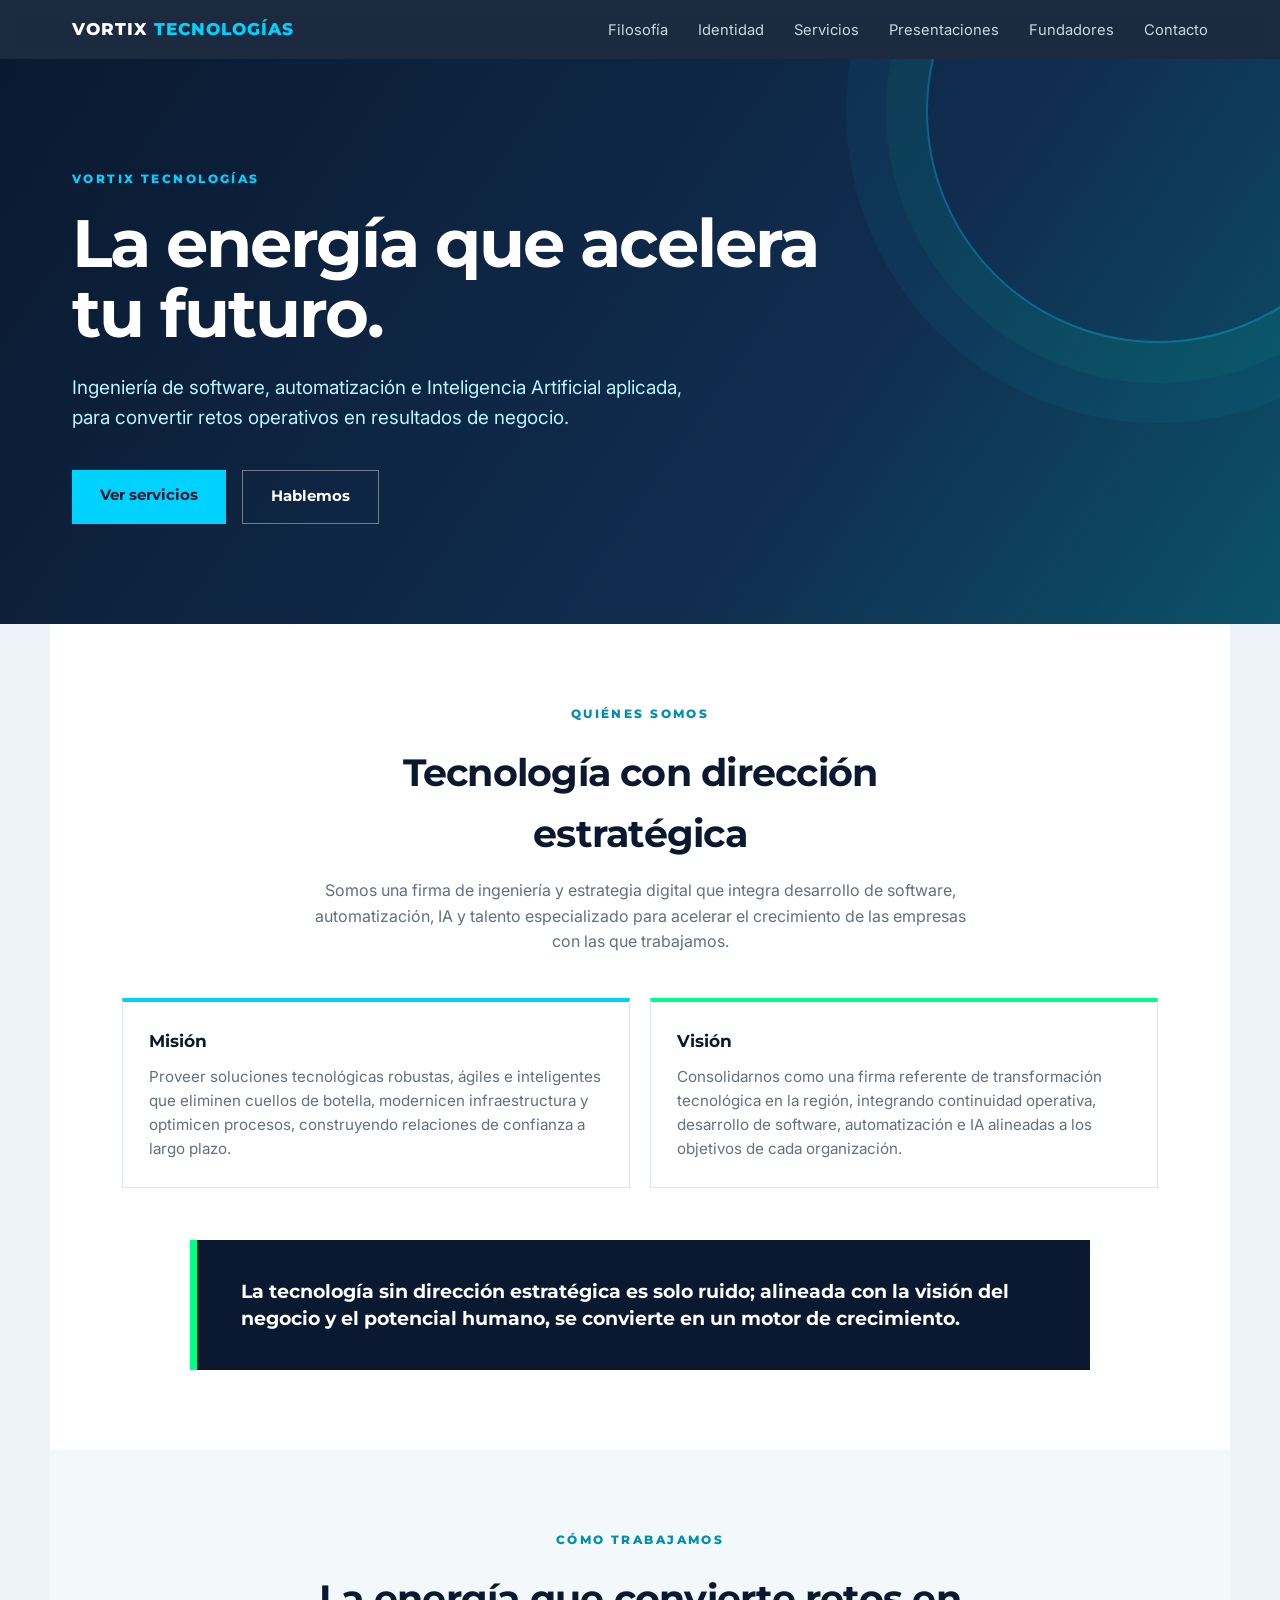
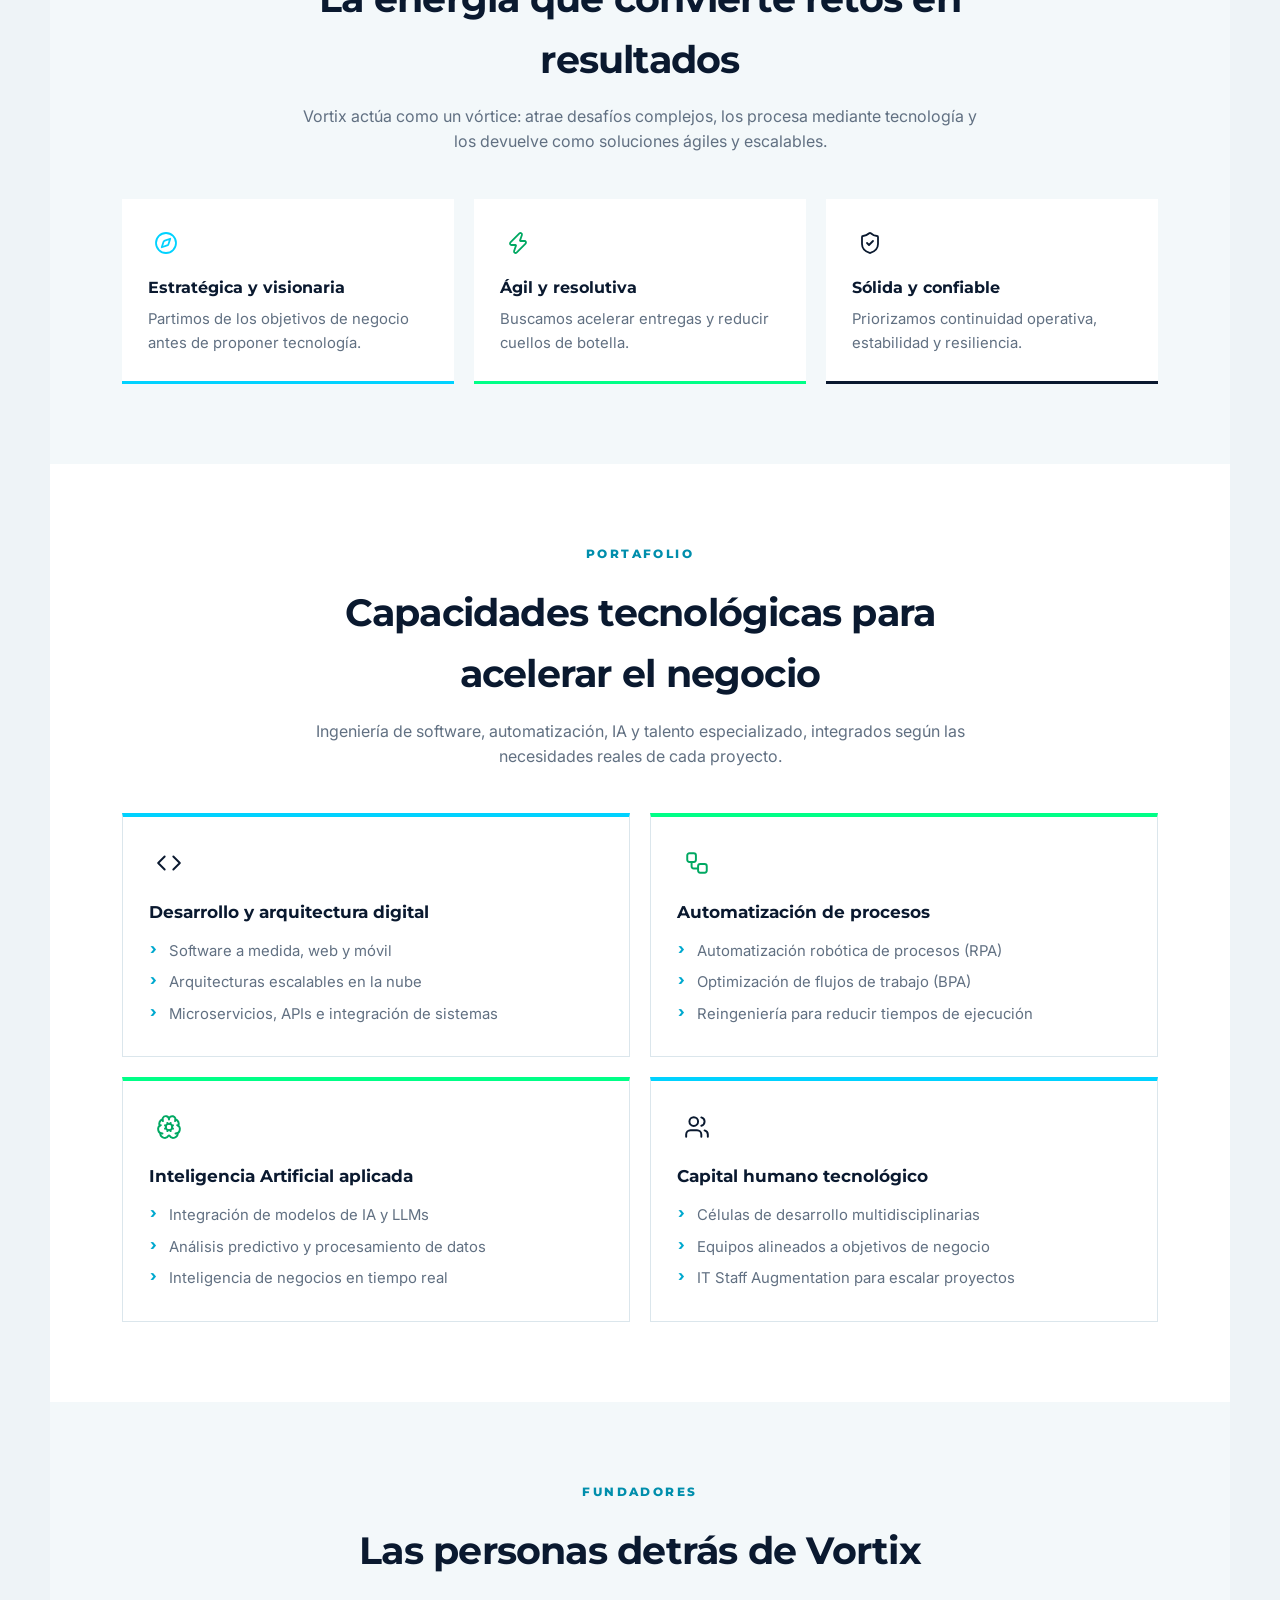
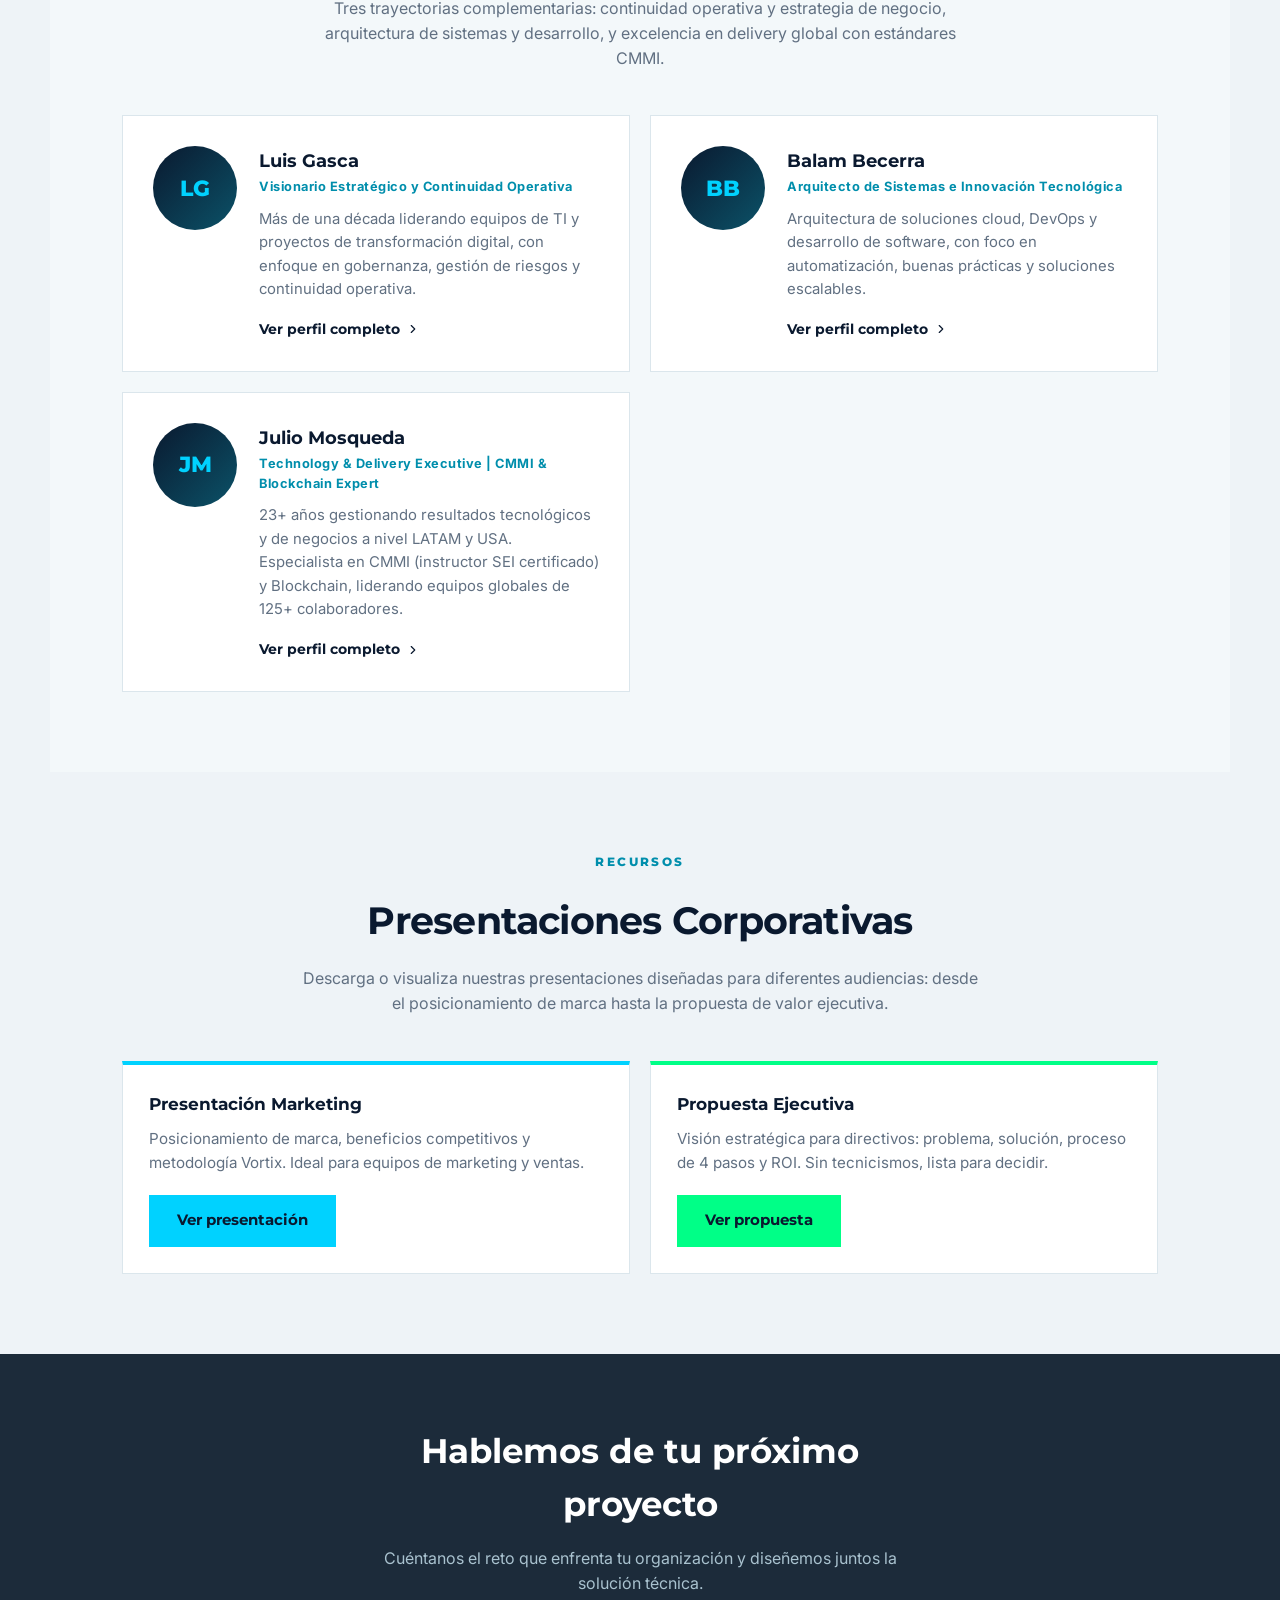
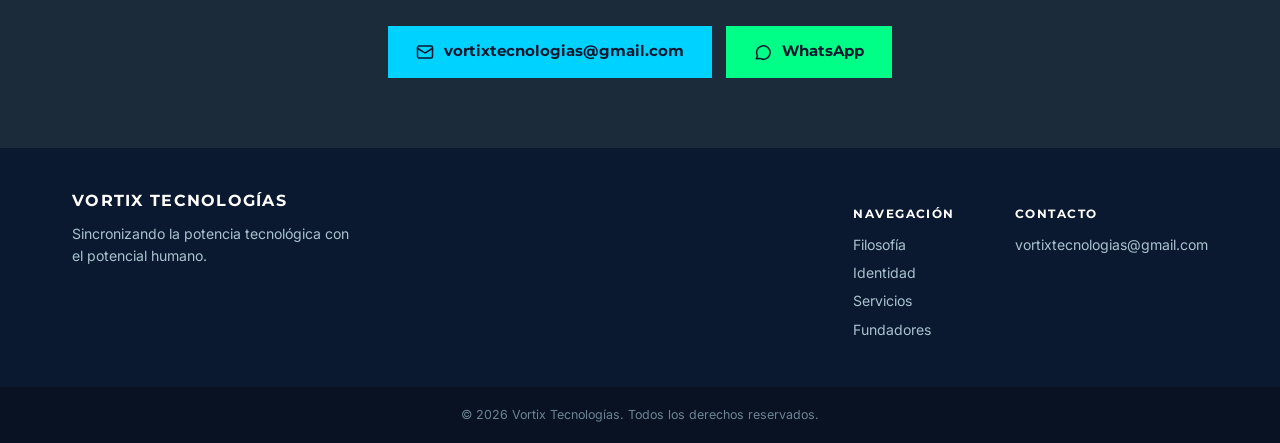
<file: index.html>
<!doctype html>
<html lang="es-MX">
<head>
<meta charset="utf-8">
<meta name="viewport" content="width=device-width,initial-scale=1">
<title>Vortix Tecnologías</title>
<meta name="description" content="Ingeniería, automatización e IA para transformar retos en resultados.">
<link rel="preconnect" href="https://fonts.googleapis.com">
<link rel="preconnect" href="https://fonts.gstatic.com" crossorigin>
<link href="https://fonts.googleapis.com/css2?family=Montserrat:wght@700;800&family=Inter:wght@400;500;600&display=swap" rel="stylesheet">
<link rel="stylesheet" href="css/styles.css">
</head>
<body>

<nav class="nav">
  <a href="index.html" class="logo">VORTIX <span>TECNOLOGÍAS</span></a>
  <ul>
    <li><a class="navlink" href="#filosofia">Filosofía</a></li>
    <li><a class="navlink" href="#identidad">Identidad</a></li>
    <li><a class="navlink" href="#servicios">Servicios</a></li>
    <li><a class="navlink" href="#presentaciones">Presentaciones</a></li>
    <li><a class="navlink" href="#fundadores">Fundadores</a></li>
    <li><a class="navlink" href="#contacto">Contacto</a></li>
  </ul>
</nav>

<header class="hero">
  <div class="hero-inner">
    <span class="eyebrow">Vortix Tecnologías</span>
    <h1>La energía que acelera tu futuro.</h1>
    <p class="lead">Ingeniería de software, automatización e Inteligencia Artificial aplicada, para convertir retos operativos en resultados de negocio.</p>
    <div class="hero-cta">
      <a href="#servicios" class="btn btn-primary">Ver servicios</a>
      <a href="#contacto" class="btn btn-ghost">Hablemos</a>
    </div>
  </div>
</header>

<section class="section philosophy" id="filosofia">
  <div class="section-head">
    <span class="eyebrow">Quiénes somos</span>
    <h2>Tecnología con dirección estratégica</h2>
    <p>Somos una firma de ingeniería y estrategia digital que integra desarrollo de software, automatización, IA y talento especializado para acelerar el crecimiento de las empresas con las que trabajamos.</p>
  </div>
  <div class="grid">
    <div class="card">
      <h3>Misión</h3>
      <p>Proveer soluciones tecnológicas robustas, ágiles e inteligentes que eliminen cuellos de botella, modernicen infraestructura y optimicen procesos, construyendo relaciones de confianza a largo plazo.</p>
    </div>
    <div class="card green">
      <h3>Visión</h3>
      <p>Consolidarnos como una firma referente de transformación tecnológica en la región, integrando continuidad operativa, desarrollo de software, automatización e IA alineadas a los objetivos de cada organización.</p>
    </div>
  </div>
  <blockquote class="quote">
    La tecnología sin dirección estratégica es solo ruido; alineada con la visión del negocio y el potencial humano, se convierte en un motor de crecimiento.
  </blockquote>
</section>

<section class="section identity" id="identidad">
  <div class="section-head">
    <span class="eyebrow">Cómo trabajamos</span>
    <h2>La energía que convierte retos en resultados</h2>
    <p>Vortix actúa como un vórtice: atrae desafíos complejos, los procesa mediante tecnología y los devuelve como soluciones ágiles y escalables.</p>
  </div>
  <div class="grid-3">
    <div class="pillar">
      <div class="icon"><svg xmlns="http://www.w3.org/2000/svg" viewBox="0 0 24 24"><circle cx="12" cy="12" r="10"/><path d="m16.24 7.76-1.804 5.411a2 2 0 0 1-1.265 1.265L7.76 16.24l1.804-5.411a2 2 0 0 1 1.265-1.265z"/></svg></div>
      <h3>Estratégica y visionaria</h3>
      <p>Partimos de los objetivos de negocio antes de proponer tecnología.</p>
    </div>
    <div class="pillar">
      <div class="icon"><svg xmlns="http://www.w3.org/2000/svg" viewBox="0 0 24 24"><path d="M15.914 4a1.5 1.5 0 00-2.474-1.561l-9 9A1.5 1.5 0 005.5 14h4.002a.5.5 0 01.471.666L8.086 20a1.5 1.5 0 002.475 1.56l9-9A1.5 1.5 0 0018.5 10h-3.997a.5.5 0 01-.472-.667z"/></svg></div>
      <h3>Ágil y resolutiva</h3>
      <p>Buscamos acelerar entregas y reducir cuellos de botella.</p>
    </div>
    <div class="pillar">
      <div class="icon"><svg xmlns="http://www.w3.org/2000/svg" viewBox="0 0 24 24"><path d="M20 13c0 5-3.5 7.5-7.66 8.95a1 1 0 0 1-.67-.01C7.5 20.5 4 18 4 13V6a1 1 0 0 1 1-1c2 0 4.5-1.2 6.24-2.72a1.17 1.17 0 0 1 1.52 0C14.51 3.81 17 5 19 5a1 1 0 0 1 1 1z"/><path d="m9 12 2 2 4-4"/></svg></div>
      <h3>Sólida y confiable</h3>
      <p>Priorizamos continuidad operativa, estabilidad y resiliencia.</p>
    </div>
  </div>
</section>

<section class="section services" id="servicios">
  <div class="section-head">
    <span class="eyebrow">Portafolio</span>
    <h2>Capacidades tecnológicas para acelerar el negocio</h2>
    <p>Ingeniería de software, automatización, IA y talento especializado, integrados según las necesidades reales de cada proyecto.</p>
  </div>
  <div class="grid">
    <div class="card">
      <div class="icon"><svg xmlns="http://www.w3.org/2000/svg" viewBox="0 0 24 24"><path d="m16 18 6-6-6-6"/><path d="m8 6-6 6 6 6"/></svg></div>
      <h3>Desarrollo y arquitectura digital</h3>
      <ul>
        <li>Software a medida, web y móvil</li>
        <li>Arquitecturas escalables en la nube</li>
        <li>Microservicios, APIs e integración de sistemas</li>
      </ul>
    </div>
    <div class="card green">
      <div class="icon"><svg xmlns="http://www.w3.org/2000/svg" viewBox="0 0 24 24"><rect width="8" height="8" x="3" y="3" rx="2"/><path d="M7 11v4a2 2 0 0 0 2 2h4"/><rect width="8" height="8" x="13" y="13" rx="2"/></svg></div>
      <h3>Automatización de procesos</h3>
      <ul>
        <li>Automatización robótica de procesos (RPA)</li>
        <li>Optimización de flujos de trabajo (BPA)</li>
        <li>Reingeniería para reducir tiempos de ejecución</li>
      </ul>
    </div>
    <div class="card green">
      <div class="icon"><svg xmlns="http://www.w3.org/2000/svg" viewBox="0 0 24 24"><path d="m10.852 14.772-.383.923"/><path d="m10.852 9.228-.383-.923"/><path d="m13.148 14.772.382.924"/><path d="m13.531 8.305-.383.923"/><path d="m14.772 10.852.923-.383"/><path d="m14.772 13.148.923.383"/><path d="M17.598 6.5A3 3 0 1 0 12 5a3 3 0 0 0-5.63-1.446 3 3 0 0 0-.368 1.571 4 4 0 0 0-2.525 5.771"/><path d="M17.998 5.125a4 4 0 0 1 2.525 5.771"/><path d="M19.505 10.294a4 4 0 0 1-1.5 7.706"/><path d="M4.032 17.483A4 4 0 0 0 11.464 20c.18-.311.892-.311 1.072 0a4 4 0 0 0 7.432-2.516"/><path d="M4.5 10.291A4 4 0 0 0 6 18"/><path d="M6.002 5.125a3 3 0 0 0 .4 1.375"/><path d="m9.228 10.852-.923-.383"/><path d="m9.228 13.148-.923.383"/><circle cx="12" cy="12" r="3"/></svg></div>
      <h3>Inteligencia Artificial aplicada</h3>
      <ul>
        <li>Integración de modelos de IA y LLMs</li>
        <li>Análisis predictivo y procesamiento de datos</li>
        <li>Inteligencia de negocios en tiempo real</li>
      </ul>
    </div>
    <div class="card">
      <div class="icon"><svg xmlns="http://www.w3.org/2000/svg" viewBox="0 0 24 24"><path d="M16 21v-2a4 4 0 0 0-4-4H6a4 4 0 0 0-4 4v2"/><path d="M16 3.128a4 4 0 0 1 0 7.744"/><path d="M22 21v-2a4 4 0 0 0-3-3.87"/><circle cx="9" cy="7" r="4"/></svg></div>
      <h3>Capital humano tecnológico</h3>
      <ul>
        <li>Células de desarrollo multidisciplinarias</li>
        <li>Equipos alineados a objetivos de negocio</li>
        <li>IT Staff Augmentation para escalar proyectos</li>
      </ul>
    </div>
  </div>
</section>

<section class="section founders" id="fundadores">
  <div class="section-head">
    <span class="eyebrow">Fundadores</span>
    <h2>Las personas detrás de Vortix</h2>
    <p>Tres trayectorias complementarias: continuidad operativa y estrategia de negocio, arquitectura de sistemas y desarrollo, y excelencia en delivery global con estándares CMMI.</p>
  </div>
  <div class="grid">
    <div class="founder-card">
      <div class="founder-photo">LG</div>
      <div>
        <h3>Luis Gasca</h3>
        <span class="founder-role">Visionario Estratégico y Continuidad Operativa</span>
        <p>Más de una década liderando equipos de TI y proyectos de transformación digital, con enfoque en gobernanza, gestión de riesgos y continuidad operativa.</p>
        <a class="founder-link" href="equipo/luis-gasca.html">Ver perfil completo
          <svg xmlns="http://www.w3.org/2000/svg" viewBox="0 0 24 24" width="14" height="14" fill="none" stroke="currentColor" stroke-width="2" stroke-linecap="round" stroke-linejoin="round"><path d="m9 18 6-6-6-6"/></svg>
        </a>
      </div>
    </div>
    <div class="founder-card">
      <div class="founder-photo">BB</div>
      <div>
        <h3>Balam Becerra</h3>
        <span class="founder-role">Arquitecto de Sistemas e Innovación Tecnológica</span>
        <p>Arquitectura de soluciones cloud, DevOps y desarrollo de software, con foco en automatización, buenas prácticas y soluciones escalables.</p>
        <a class="founder-link" href="equipo/balam-becerra.html">Ver perfil completo
          <svg xmlns="http://www.w3.org/2000/svg" viewBox="0 0 24 24" width="14" height="14" fill="none" stroke="currentColor" stroke-width="2" stroke-linecap="round" stroke-linejoin="round"><path d="m9 18 6-6-6-6"/></svg>
        </a>
      </div>
    </div>
    <div class="founder-card">
      <div class="founder-photo">JM</div>
      <div>
        <h3>Julio Mosqueda</h3>
        <span class="founder-role">Technology & Delivery Executive | CMMI & Blockchain Expert</span>
        <p>23+ años gestionando resultados tecnológicos y de negocios a nivel LATAM y USA. Especialista en CMMI (instructor SEI certificado) y Blockchain, liderando equipos globales de 125+ colaboradores.</p>
        <a class="founder-link" href="equipo/julio-mosqueda.html">Ver perfil completo
          <svg xmlns="http://www.w3.org/2000/svg" viewBox="0 0 24 24" width="14" height="14" fill="none" stroke="currentColor" stroke-width="2" stroke-linecap="round" stroke-linejoin="round"><path d="m9 18 6-6-6-6"/></svg>
        </a>
      </div>
    </div>
  </div>
</section>

<section class="section presentations" id="presentaciones">
  <div class="section-head">
    <span class="eyebrow">Recursos</span>
    <h2>Presentaciones Corporativas</h2>
    <p>Descarga o visualiza nuestras presentaciones diseñadas para diferentes audiencias: desde el posicionamiento de marca hasta la propuesta de valor ejecutiva.</p>
  </div>
  <div class="grid">
    <div class="card">
      <h3>Presentación Marketing</h3>
      <p>Posicionamiento de marca, beneficios competitivos y metodología Vortix. Ideal para equipos de marketing y ventas.</p>
      <div style="margin-top: 20px;">
        <a href="presentaciones/vortix-marketing.html" class="btn btn-primary" style="display:inline-block;" target="_blank" rel="noopener">Ver presentación</a>
      </div>
    </div>
    <div class="card green">
      <h3>Propuesta Ejecutiva</h3>
      <p>Visión estratégica para directivos: problema, solución, proceso de 4 pasos y ROI. Sin tecnicismos, lista para decidir.</p>
      <div style="margin-top: 20px;">
        <a href="presentaciones/vortix-ejecutiva.html" class="btn btn-primary" style="display:inline-block; background: var(--green);" target="_blank" rel="noopener">Ver propuesta</a>
      </div>
    </div>
  </div>
</section>

<div class="cta-band" id="contacto">
  <h2>Hablemos de tu próximo proyecto</h2>
  <p>Cuéntanos el reto que enfrenta tu organización y diseñemos juntos la solución técnica.</p>
  <div class="contact-buttons">
    <a href="mailto:vortixtecnologias@gmail.com" class="btn btn-primary" style="display:inline-flex;align-items:center;gap:10px;">
      <svg xmlns="http://www.w3.org/2000/svg" viewBox="0 0 24 24" width="18" height="18" fill="none" stroke="currentColor" stroke-width="2" stroke-linecap="round" stroke-linejoin="round"><path d="m22 7-8.991 5.727a2 2 0 0 1-2.009 0L2 7"/><rect x="2" y="4" width="20" height="16" rx="2"/></svg>
      vortixtecnologias@gmail.com
    </a>
    <a href="https://wa.me/524792269071?text=Hola%2C%20me%20gustar%C3%ADa%20conocer%20m%C3%A1s%20sobre%20Vortix%20Tecnolog%C3%ADas" target="_blank" rel="noopener" class="btn btn-whatsapp" style="display:inline-flex;align-items:center;gap:10px;">
      <svg xmlns="http://www.w3.org/2000/svg" viewBox="0 0 24 24" width="18" height="18" fill="none" stroke="currentColor" stroke-width="2" stroke-linecap="round" stroke-linejoin="round"><path d="M3 21l1.65-3.8a9 9 0 1 1 3.4 3.4z"/></svg>
      WhatsApp
    </a>
  </div>
</div>

<footer class="footer">
  <div>
    <strong>VORTIX TECNOLOGÍAS</strong>
    <p style="margin-top:10px; max-width:280px; font-size:.88rem;">Sincronizando la potencia tecnológica con el potencial humano.</p>
  </div>
  <div class="cols">
    <div class="col">
      <h4>Navegación</h4>
      <a href="#filosofia">Filosofía</a>
      <a href="#identidad">Identidad</a>
      <a href="#servicios">Servicios</a>
      <a href="#fundadores">Fundadores</a>
    </div>
    <div class="col">
      <h4>Contacto</h4>
      <a href="mailto:vortixtecnologias@gmail.com">vortixtecnologias@gmail.com</a>
    </div>
  </div>
</footer>
<div class="footer-bottom">© 2026 Vortix Tecnologías. Todos los derechos reservados.</div>

</body>
</html>
</file>
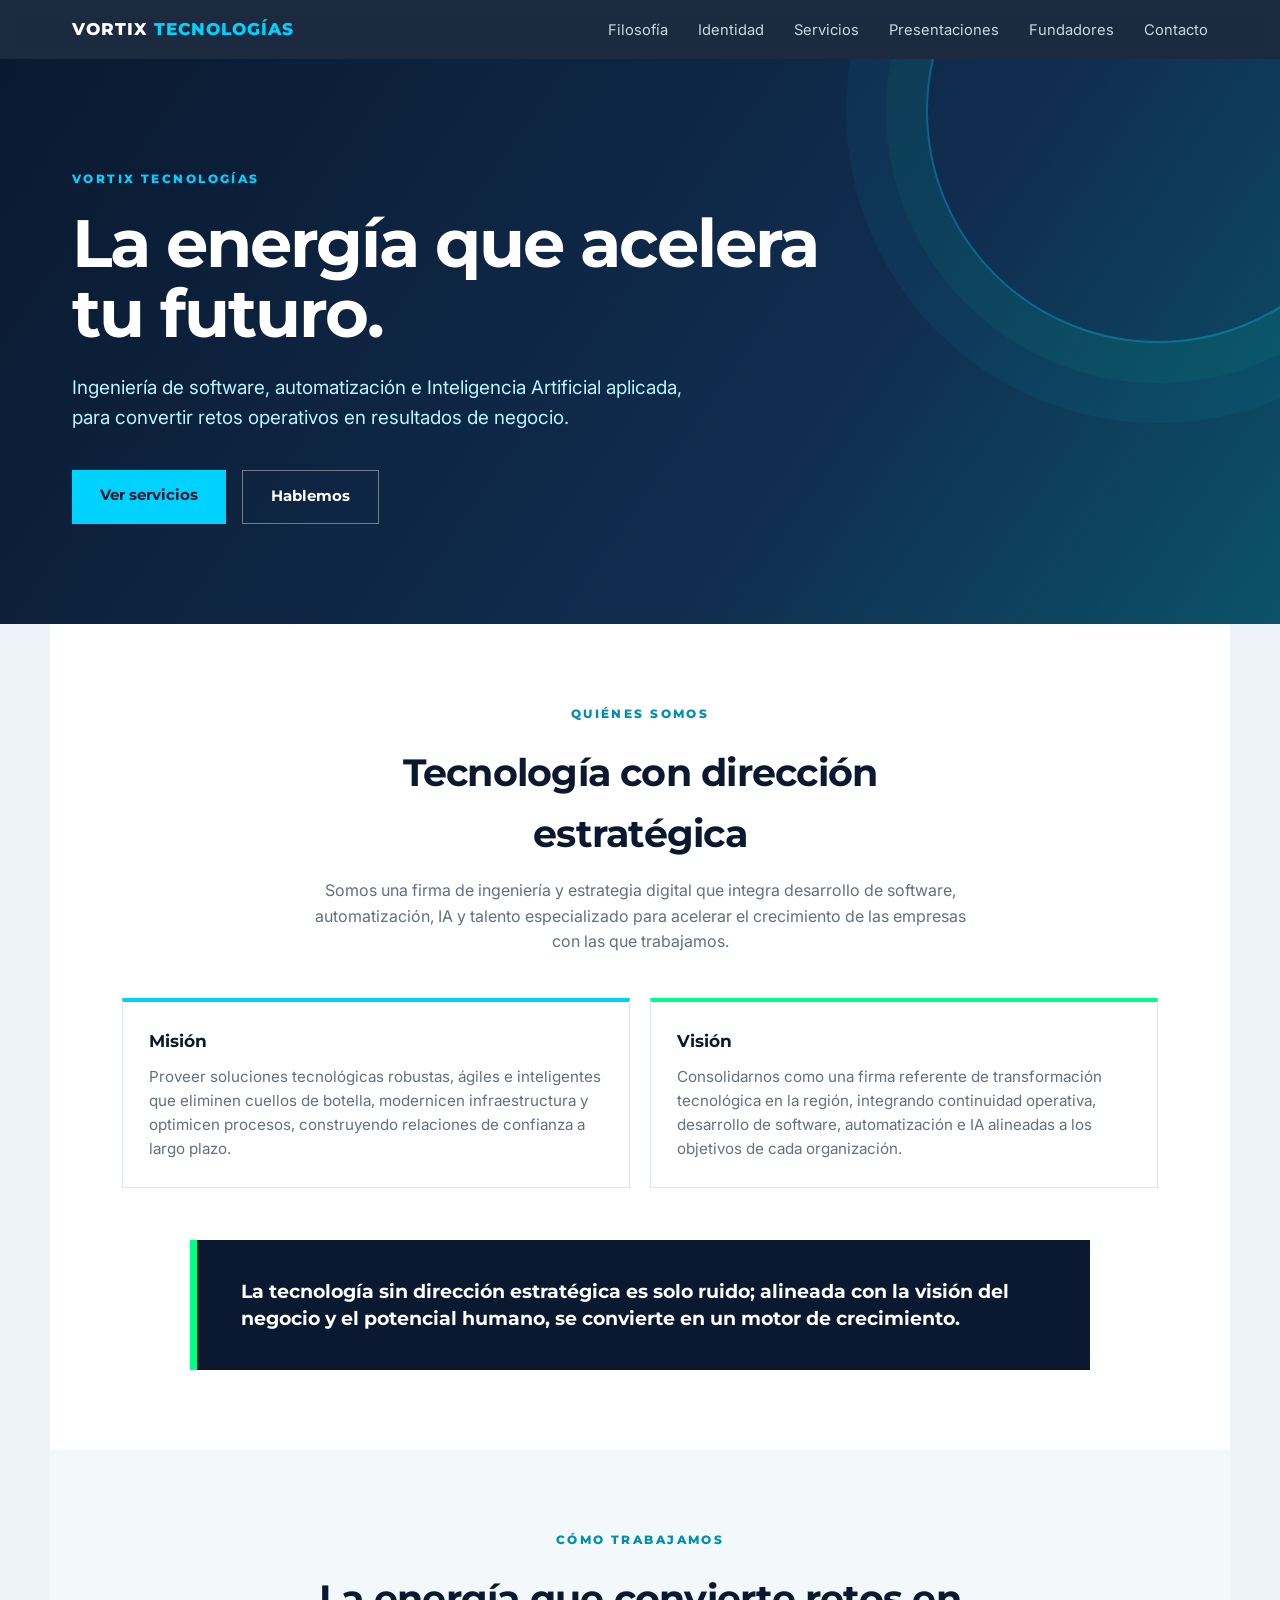
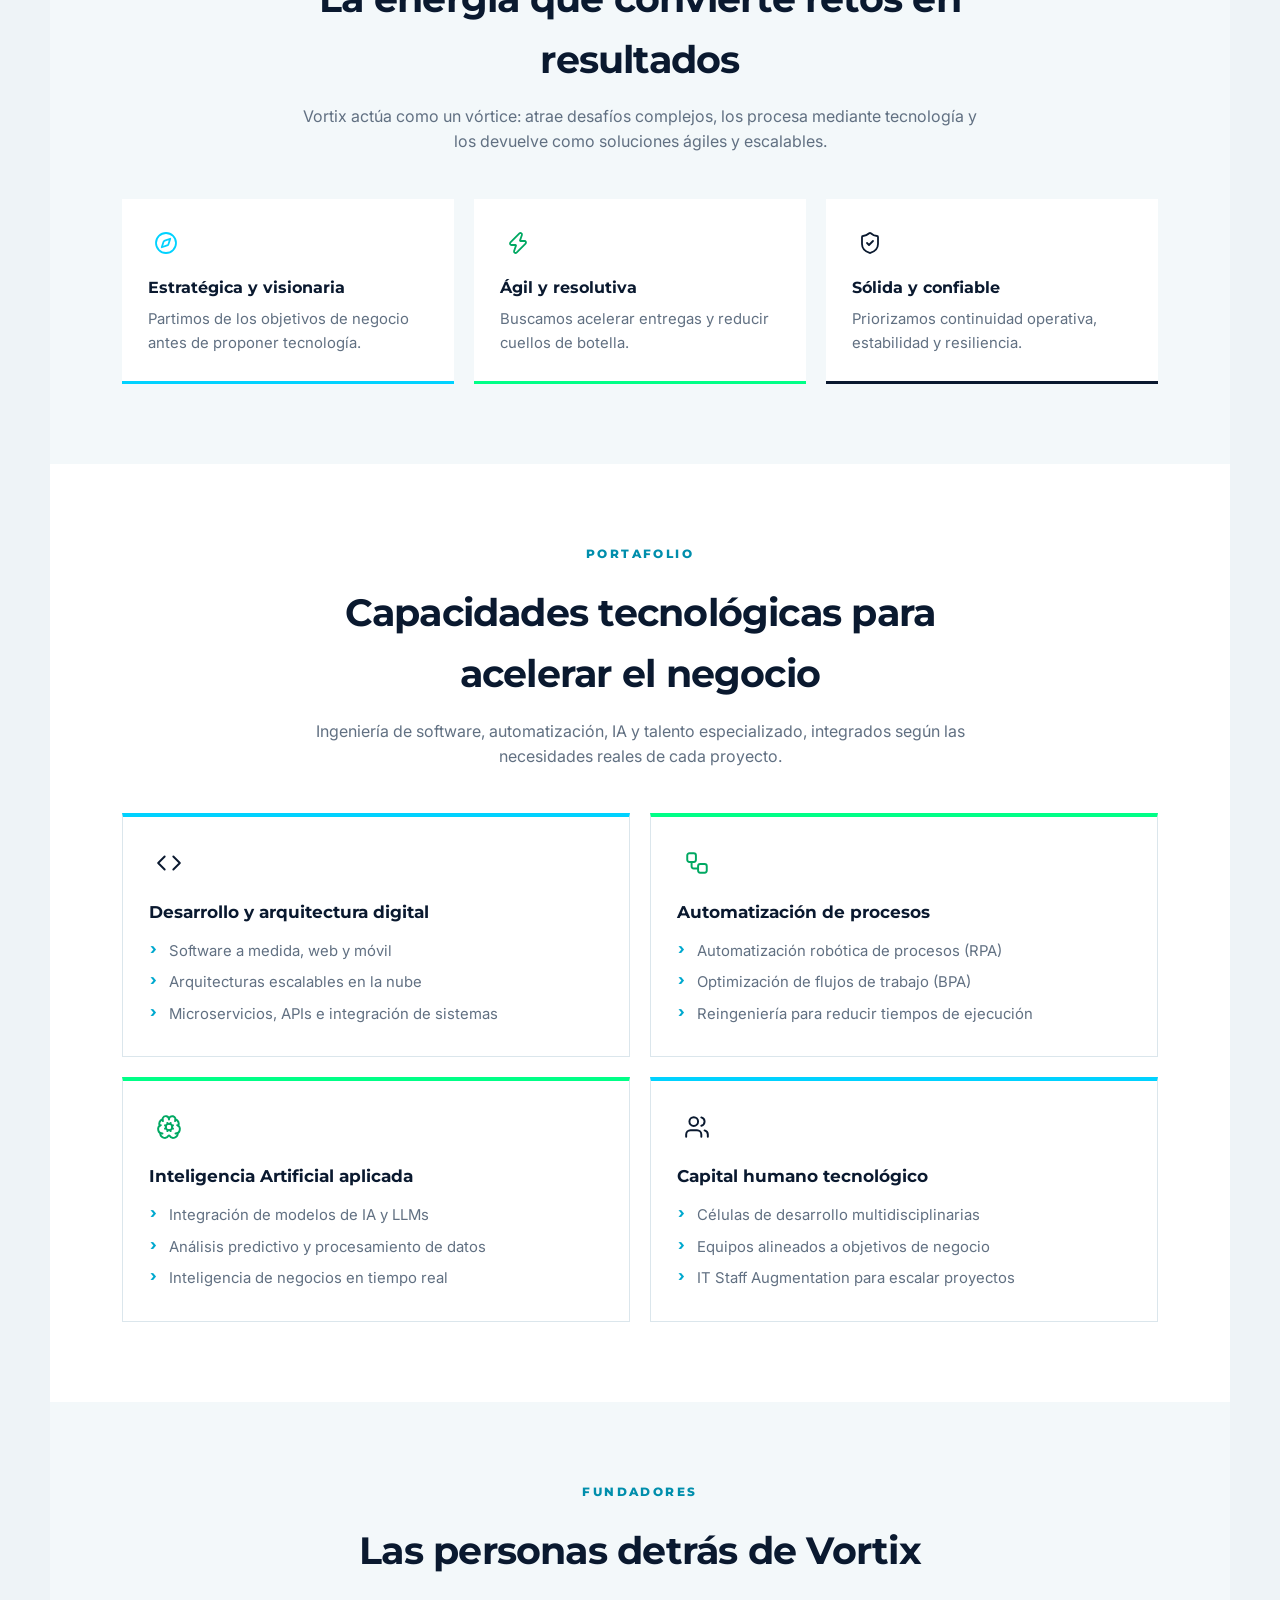
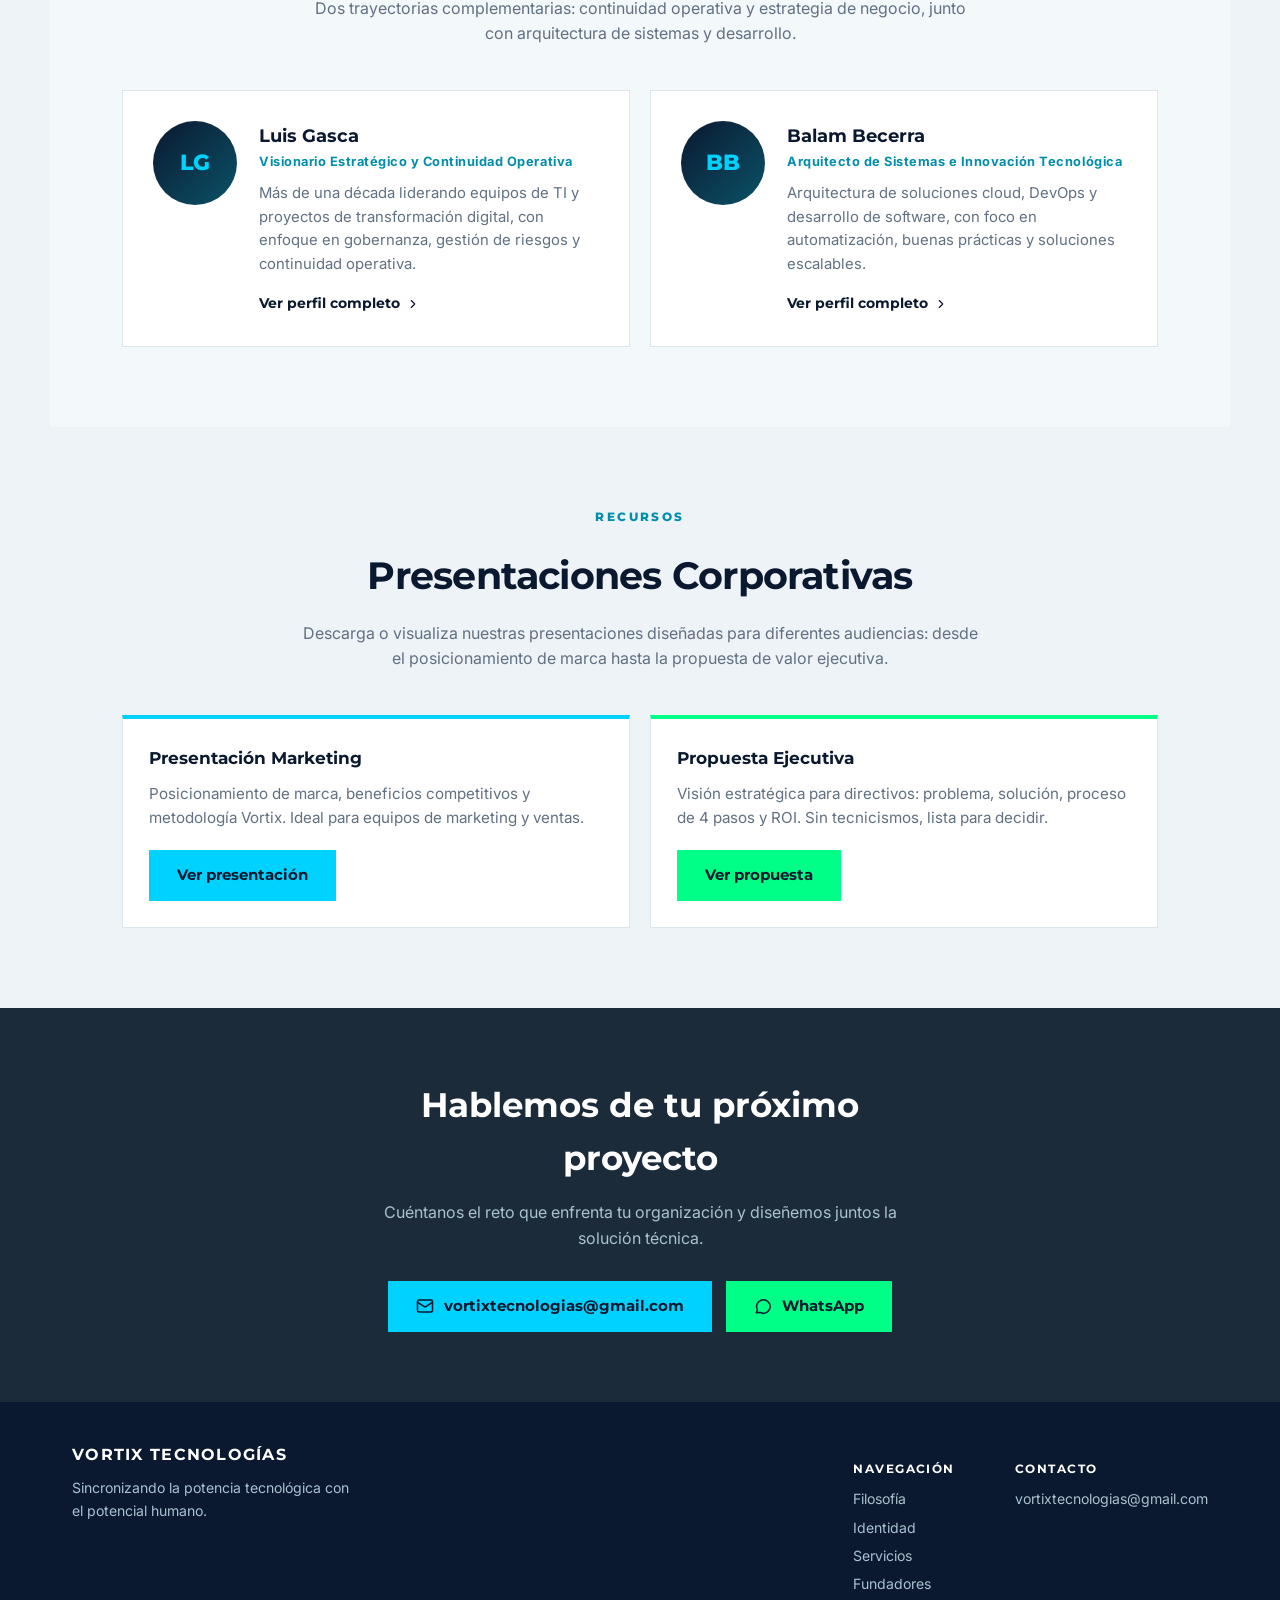
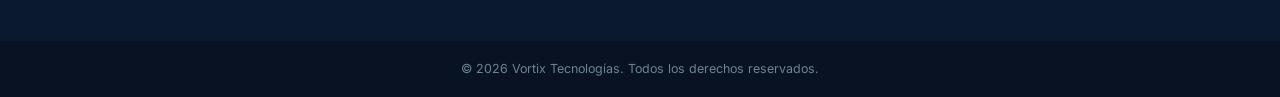
<file: index_old.html>
<!doctype html>
<html lang="es-MX">
<head>
<meta charset="utf-8">
<meta name="viewport" content="width=device-width,initial-scale=1">
<title>Vortix Tecnologías</title>
<meta name="description" content="Ingeniería, automatización e IA para transformar retos en resultados.">
<link rel="preconnect" href="https://fonts.googleapis.com">
<link rel="preconnect" href="https://fonts.gstatic.com" crossorigin>
<link href="https://fonts.googleapis.com/css2?family=Montserrat:wght@700;800&family=Inter:wght@400;500;600&display=swap" rel="stylesheet">
<link rel="stylesheet" href="css/styles.css">
</head>
<body>

<nav class="nav">
  <a href="index.html" class="logo">VORTIX <span>TECNOLOGÍAS</span></a>
  <ul>
    <li><a class="navlink" href="#filosofia">Filosofía</a></li>
    <li><a class="navlink" href="#identidad">Identidad</a></li>
    <li><a class="navlink" href="#servicios">Servicios</a></li>
    <li><a class="navlink" href="#presentaciones">Presentaciones</a></li>
    <li><a class="navlink" href="#fundadores">Fundadores</a></li>
    <li><a class="navlink" href="#contacto">Contacto</a></li>
  </ul>
</nav>

<header class="hero">
  <div class="hero-inner">
    <span class="eyebrow">Vortix Tecnologías</span>
    <h1>La energía que acelera tu futuro.</h1>
    <p class="lead">Ingeniería de software, automatización e Inteligencia Artificial aplicada, para convertir retos operativos en resultados de negocio.</p>
    <div class="hero-cta">
      <a href="#servicios" class="btn btn-primary">Ver servicios</a>
      <a href="#contacto" class="btn btn-ghost">Hablemos</a>
    </div>
  </div>
</header>

<section class="section philosophy" id="filosofia">
  <div class="section-head">
    <span class="eyebrow">Quiénes somos</span>
    <h2>Tecnología con dirección estratégica</h2>
    <p>Somos una firma de ingeniería y estrategia digital que integra desarrollo de software, automatización, IA y talento especializado para acelerar el crecimiento de las empresas con las que trabajamos.</p>
  </div>
  <div class="grid">
    <div class="card">
      <h3>Misión</h3>
      <p>Proveer soluciones tecnológicas robustas, ágiles e inteligentes que eliminen cuellos de botella, modernicen infraestructura y optimicen procesos, construyendo relaciones de confianza a largo plazo.</p>
    </div>
    <div class="card green">
      <h3>Visión</h3>
      <p>Consolidarnos como una firma referente de transformación tecnológica en la región, integrando continuidad operativa, desarrollo de software, automatización e IA alineadas a los objetivos de cada organización.</p>
    </div>
  </div>
  <blockquote class="quote">
    La tecnología sin dirección estratégica es solo ruido; alineada con la visión del negocio y el potencial humano, se convierte en un motor de crecimiento.
  </blockquote>
</section>

<section class="section identity" id="identidad">
  <div class="section-head">
    <span class="eyebrow">Cómo trabajamos</span>
    <h2>La energía que convierte retos en resultados</h2>
    <p>Vortix actúa como un vórtice: atrae desafíos complejos, los procesa mediante tecnología y los devuelve como soluciones ágiles y escalables.</p>
  </div>
  <div class="grid-3">
    <div class="pillar">
      <div class="icon"><svg xmlns="http://www.w3.org/2000/svg" viewBox="0 0 24 24"><circle cx="12" cy="12" r="10"/><path d="m16.24 7.76-1.804 5.411a2 2 0 0 1-1.265 1.265L7.76 16.24l1.804-5.411a2 2 0 0 1 1.265-1.265z"/></svg></div>
      <h3>Estratégica y visionaria</h3>
      <p>Partimos de los objetivos de negocio antes de proponer tecnología.</p>
    </div>
    <div class="pillar">
      <div class="icon"><svg xmlns="http://www.w3.org/2000/svg" viewBox="0 0 24 24"><path d="M15.914 4a1.5 1.5 0 00-2.474-1.561l-9 9A1.5 1.5 0 005.5 14h4.002a.5.5 0 01.471.666L8.086 20a1.5 1.5 0 002.475 1.56l9-9A1.5 1.5 0 0018.5 10h-3.997a.5.5 0 01-.472-.667z"/></svg></div>
      <h3>Ágil y resolutiva</h3>
      <p>Buscamos acelerar entregas y reducir cuellos de botella.</p>
    </div>
    <div class="pillar">
      <div class="icon"><svg xmlns="http://www.w3.org/2000/svg" viewBox="0 0 24 24"><path d="M20 13c0 5-3.5 7.5-7.66 8.95a1 1 0 0 1-.67-.01C7.5 20.5 4 18 4 13V6a1 1 0 0 1 1-1c2 0 4.5-1.2 6.24-2.72a1.17 1.17 0 0 1 1.52 0C14.51 3.81 17 5 19 5a1 1 0 0 1 1 1z"/><path d="m9 12 2 2 4-4"/></svg></div>
      <h3>Sólida y confiable</h3>
      <p>Priorizamos continuidad operativa, estabilidad y resiliencia.</p>
    </div>
  </div>
</section>

<section class="section services" id="servicios">
  <div class="section-head">
    <span class="eyebrow">Portafolio</span>
    <h2>Capacidades tecnológicas para acelerar el negocio</h2>
    <p>Ingeniería de software, automatización, IA y talento especializado, integrados según las necesidades reales de cada proyecto.</p>
  </div>
  <div class="grid">
    <div class="card">
      <div class="icon"><svg xmlns="http://www.w3.org/2000/svg" viewBox="0 0 24 24"><path d="m16 18 6-6-6-6"/><path d="m8 6-6 6 6 6"/></svg></div>
      <h3>Desarrollo y arquitectura digital</h3>
      <ul>
        <li>Software a medida, web y móvil</li>
        <li>Arquitecturas escalables en la nube</li>
        <li>Microservicios, APIs e integración de sistemas</li>
      </ul>
    </div>
    <div class="card green">
      <div class="icon"><svg xmlns="http://www.w3.org/2000/svg" viewBox="0 0 24 24"><rect width="8" height="8" x="3" y="3" rx="2"/><path d="M7 11v4a2 2 0 0 0 2 2h4"/><rect width="8" height="8" x="13" y="13" rx="2"/></svg></div>
      <h3>Automatización de procesos</h3>
      <ul>
        <li>Automatización robótica de procesos (RPA)</li>
        <li>Optimización de flujos de trabajo (BPA)</li>
        <li>Reingeniería para reducir tiempos de ejecución</li>
      </ul>
    </div>
    <div class="card green">
      <div class="icon"><svg xmlns="http://www.w3.org/2000/svg" viewBox="0 0 24 24"><path d="m10.852 14.772-.383.923"/><path d="m10.852 9.228-.383-.923"/><path d="m13.148 14.772.382.924"/><path d="m13.531 8.305-.383.923"/><path d="m14.772 10.852.923-.383"/><path d="m14.772 13.148.923.383"/><path d="M17.598 6.5A3 3 0 1 0 12 5a3 3 0 0 0-5.63-1.446 3 3 0 0 0-.368 1.571 4 4 0 0 0-2.525 5.771"/><path d="M17.998 5.125a4 4 0 0 1 2.525 5.771"/><path d="M19.505 10.294a4 4 0 0 1-1.5 7.706"/><path d="M4.032 17.483A4 4 0 0 0 11.464 20c.18-.311.892-.311 1.072 0a4 4 0 0 0 7.432-2.516"/><path d="M4.5 10.291A4 4 0 0 0 6 18"/><path d="M6.002 5.125a3 3 0 0 0 .4 1.375"/><path d="m9.228 10.852-.923-.383"/><path d="m9.228 13.148-.923.383"/><circle cx="12" cy="12" r="3"/></svg></div>
      <h3>Inteligencia Artificial aplicada</h3>
      <ul>
        <li>Integración de modelos de IA y LLMs</li>
        <li>Análisis predictivo y procesamiento de datos</li>
        <li>Inteligencia de negocios en tiempo real</li>
      </ul>
    </div>
    <div class="card">
      <div class="icon"><svg xmlns="http://www.w3.org/2000/svg" viewBox="0 0 24 24"><path d="M16 21v-2a4 4 0 0 0-4-4H6a4 4 0 0 0-4 4v2"/><path d="M16 3.128a4 4 0 0 1 0 7.744"/><path d="M22 21v-2a4 4 0 0 0-3-3.87"/><circle cx="9" cy="7" r="4"/></svg></div>
      <h3>Capital humano tecnológico</h3>
      <ul>
        <li>Células de desarrollo multidisciplinarias</li>
        <li>Equipos alineados a objetivos de negocio</li>
        <li>IT Staff Augmentation para escalar proyectos</li>
      </ul>
    </div>
  </div>
</section>

<section class="section founders" id="fundadores">
  <div class="section-head">
    <span class="eyebrow">Fundadores</span>
    <h2>Las personas detrás de Vortix</h2>
    <p>Dos trayectorias complementarias: continuidad operativa y estrategia de negocio, junto con arquitectura de sistemas y desarrollo.</p>
  </div>
  <div class="grid">
    <div class="founder-card">
      <div class="founder-photo">LG</div>
      <div>
        <h3>Luis Gasca</h3>
        <span class="founder-role">Visionario Estratégico y Continuidad Operativa</span>
        <p>Más de una década liderando equipos de TI y proyectos de transformación digital, con enfoque en gobernanza, gestión de riesgos y continuidad operativa.</p>
        <a class="founder-link" href="equipo/luis-gasca.html">Ver perfil completo
          <svg xmlns="http://www.w3.org/2000/svg" viewBox="0 0 24 24" width="14" height="14" fill="none" stroke="currentColor" stroke-width="2" stroke-linecap="round" stroke-linejoin="round"><path d="m9 18 6-6-6-6"/></svg>
        </a>
      </div>
    </div>
    <div class="founder-card">
      <div class="founder-photo">BB</div>
      <div>
        <h3>Balam Becerra</h3>
        <span class="founder-role">Arquitecto de Sistemas e Innovación Tecnológica</span>
        <p>Arquitectura de soluciones cloud, DevOps y desarrollo de software, con foco en automatización, buenas prácticas y soluciones escalables.</p>
        <a class="founder-link" href="equipo/balam-becerra.html">Ver perfil completo
          <svg xmlns="http://www.w3.org/2000/svg" viewBox="0 0 24 24" width="14" height="14" fill="none" stroke="currentColor" stroke-width="2" stroke-linecap="round" stroke-linejoin="round"><path d="m9 18 6-6-6-6"/></svg>
        </a>
      </div>
    </div>
  </div>
</section>

<section class="section presentations" id="presentaciones">
  <div class="section-head">
    <span class="eyebrow">Recursos</span>
    <h2>Presentaciones Corporativas</h2>
    <p>Descarga o visualiza nuestras presentaciones diseñadas para diferentes audiencias: desde el posicionamiento de marca hasta la propuesta de valor ejecutiva.</p>
  </div>
  <div class="grid">
    <div class="card">
      <h3>Presentación Marketing</h3>
      <p>Posicionamiento de marca, beneficios competitivos y metodología Vortix. Ideal para equipos de marketing y ventas.</p>
      <div style="margin-top: 20px;">
        <a href="presentaciones/vortix-marketing.html" class="btn btn-primary" style="display:inline-block;" target="_blank" rel="noopener">Ver presentación</a>
      </div>
    </div>
    <div class="card green">
      <h3>Propuesta Ejecutiva</h3>
      <p>Visión estratégica para directivos: problema, solución, proceso de 4 pasos y ROI. Sin tecnicismos, lista para decidir.</p>
      <div style="margin-top: 20px;">
        <a href="presentaciones/vortix-ejecutiva.html" class="btn btn-primary" style="display:inline-block; background: var(--green);" target="_blank" rel="noopener">Ver propuesta</a>
      </div>
    </div>
  </div>
</section>

<div class="cta-band" id="contacto">
  <h2>Hablemos de tu próximo proyecto</h2>
  <p>Cuéntanos el reto que enfrenta tu organización y diseñemos juntos la solución técnica.</p>
  <div class="contact-buttons">
    <a href="mailto:vortixtecnologias@gmail.com" class="btn btn-primary" style="display:inline-flex;align-items:center;gap:10px;">
      <svg xmlns="http://www.w3.org/2000/svg" viewBox="0 0 24 24" width="18" height="18" fill="none" stroke="currentColor" stroke-width="2" stroke-linecap="round" stroke-linejoin="round"><path d="m22 7-8.991 5.727a2 2 0 0 1-2.009 0L2 7"/><rect x="2" y="4" width="20" height="16" rx="2"/></svg>
      vortixtecnologias@gmail.com
    </a>
    <a href="https://wa.me/524792269071?text=Hola%2C%20me%20gustar%C3%ADa%20conocer%20m%C3%A1s%20sobre%20Vortix%20Tecnolog%C3%ADas" target="_blank" rel="noopener" class="btn btn-whatsapp" style="display:inline-flex;align-items:center;gap:10px;">
      <svg xmlns="http://www.w3.org/2000/svg" viewBox="0 0 24 24" width="18" height="18" fill="none" stroke="currentColor" stroke-width="2" stroke-linecap="round" stroke-linejoin="round"><path d="M3 21l1.65-3.8a9 9 0 1 1 3.4 3.4z"/></svg>
      WhatsApp
    </a>
  </div>
</div>

<footer class="footer">
  <div>
    <strong>VORTIX TECNOLOGÍAS</strong>
    <p style="margin-top:10px; max-width:280px; font-size:.88rem;">Sincronizando la potencia tecnológica con el potencial humano.</p>
  </div>
  <div class="cols">
    <div class="col">
      <h4>Navegación</h4>
      <a href="#filosofia">Filosofía</a>
      <a href="#identidad">Identidad</a>
      <a href="#servicios">Servicios</a>
      <a href="#fundadores">Fundadores</a>
    </div>
    <div class="col">
      <h4>Contacto</h4>
      <a href="mailto:vortixtecnologias@gmail.com">vortixtecnologias@gmail.com</a>
    </div>
  </div>
</footer>
<div class="footer-bottom">© 2026 Vortix Tecnologías. Todos los derechos reservados.</div>

</body>
</html>
</file>
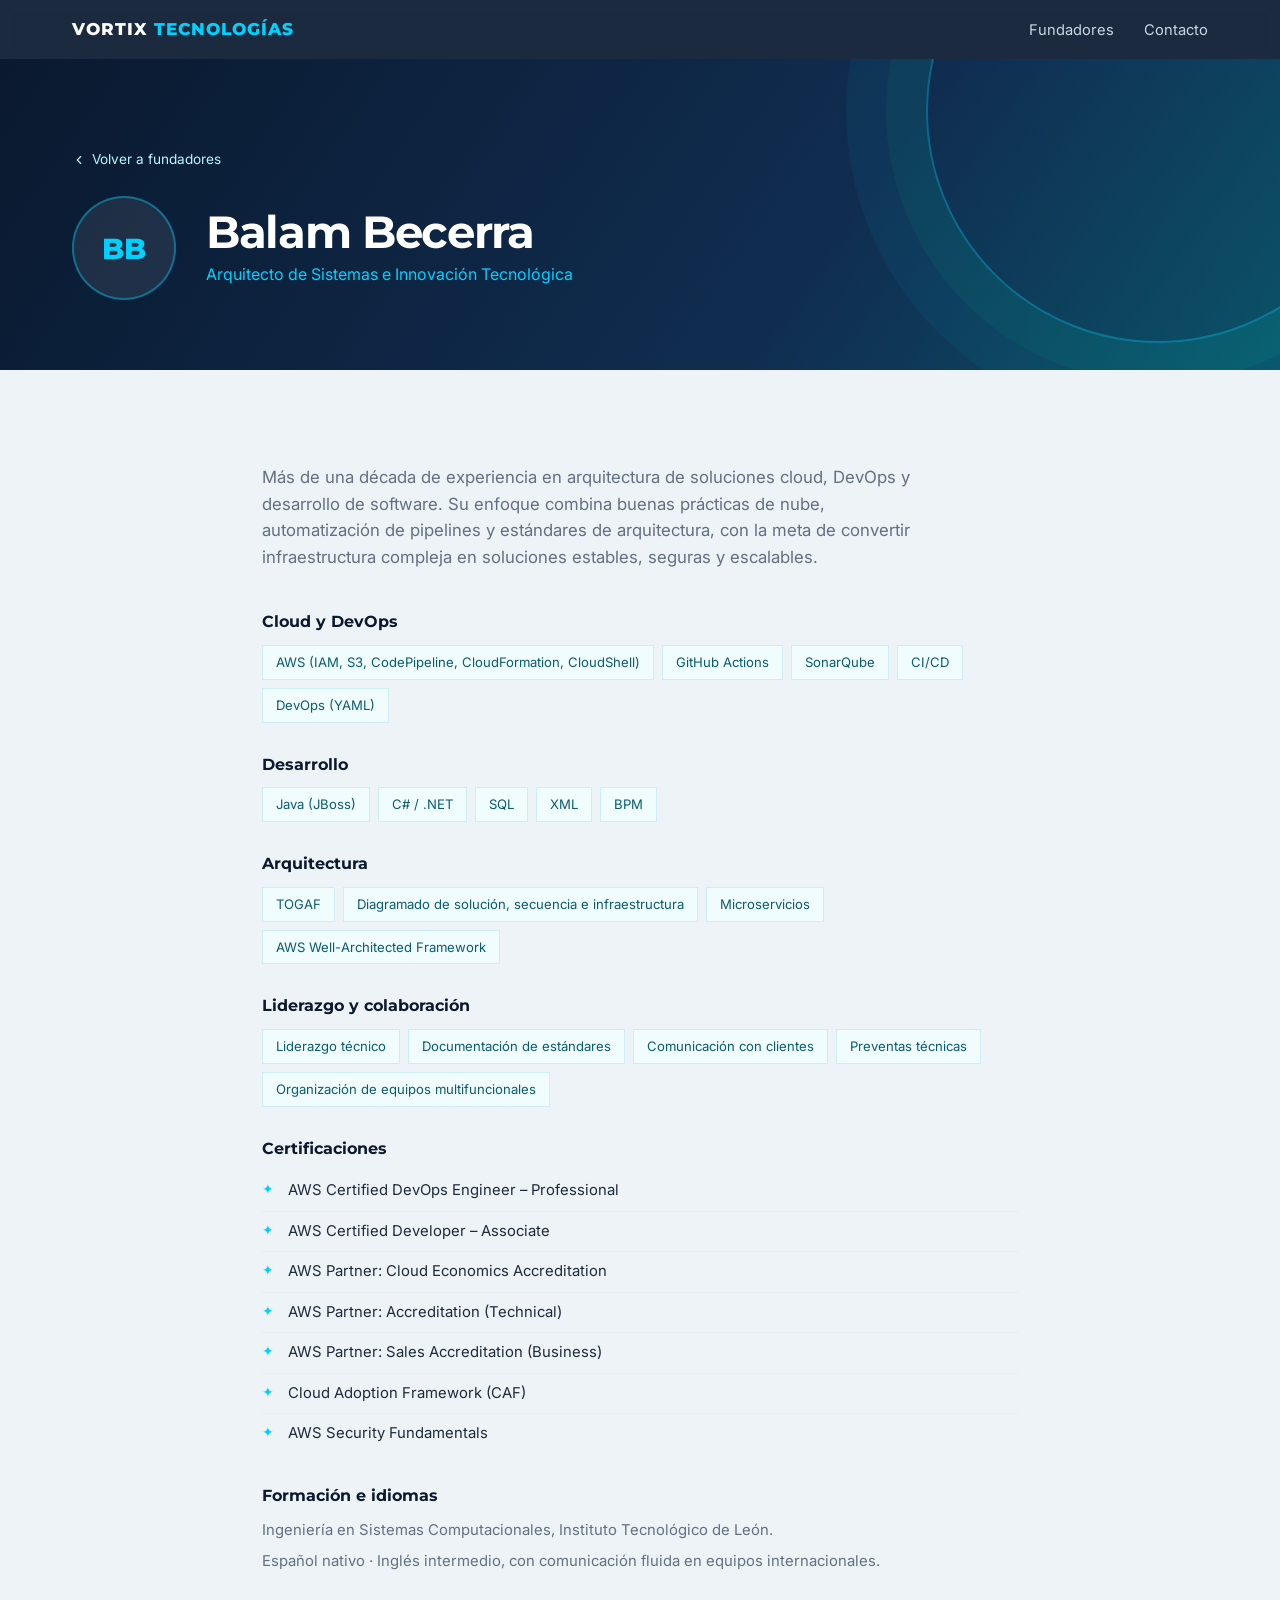
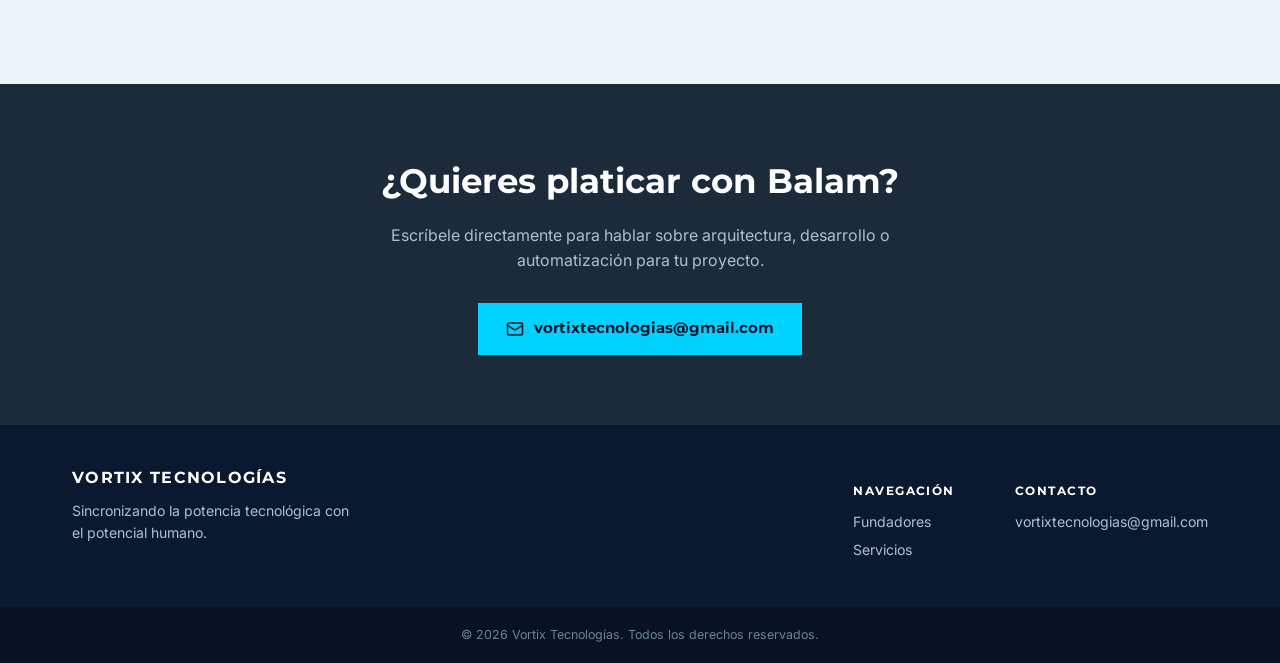
<file: equipo/balam-becerra.html>
<!doctype html>
<html lang="es-MX">
<head>
<meta charset="utf-8">
<meta name="viewport" content="width=device-width,initial-scale=1">
<title>Balam Becerra | Vortix Tecnologías</title>
<meta name="description" content="Arquitecto de Sistemas e Innovación Tecnológica en Vortix Tecnologías.">
<link rel="preconnect" href="https://fonts.googleapis.com">
<link rel="preconnect" href="https://fonts.gstatic.com" crossorigin>
<link href="https://fonts.googleapis.com/css2?family=Montserrat:wght@700;800&family=Inter:wght@400;500;600&display=swap" rel="stylesheet">
<link rel="stylesheet" href="../css/styles.css">
</head>
<body>

<nav class="nav">
  <a href="../index.html" class="logo">VORTIX <span>TECNOLOGÍAS</span></a>
  <ul>
    <li><a class="navlink" href="../index.html#fundadores">Fundadores</a></li>
    <li><a class="navlink" href="../index.html#contacto">Contacto</a></li>
  </ul>
</nav>

<header class="hero profile-hero">
  <a class="back-link" href="../index.html#fundadores">
    <svg xmlns="http://www.w3.org/2000/svg" viewBox="0 0 24 24" width="14" height="14" fill="none" stroke="currentColor" stroke-width="2" stroke-linecap="round" stroke-linejoin="round"><path d="m15 18-6-6 6-6"/></svg>
    Volver a fundadores
  </a>
  <div class="profile-head">
    <div class="profile-photo">BB</div>
    <div>
      <h1>Balam Becerra</h1>
      <span class="role">Arquitecto de Sistemas e Innovación Tecnológica</span>
    </div>
  </div>
</header>

<section class="section" style="max-width:900px;">
  <div class="section-head" style="text-align:left; margin:0 0 40px;">
    <p style="font-size:1.05rem; color:var(--muted);">Más de una década de experiencia en arquitectura de soluciones cloud, DevOps y desarrollo de software. Su enfoque combina buenas prácticas de nube, automatización de pipelines y estándares de arquitectura, con la meta de convertir infraestructura compleja en soluciones estables, seguras y escalables.</p>
  </div>

  <div class="skill-group">
    <h3>Cloud y DevOps</h3>
    <div class="skill-tags">
      <span class="skill-tag">AWS (IAM, S3, CodePipeline, CloudFormation, CloudShell)</span>
      <span class="skill-tag">GitHub Actions</span>
      <span class="skill-tag">SonarQube</span>
      <span class="skill-tag">CI/CD</span>
      <span class="skill-tag">DevOps (YAML)</span>
    </div>
  </div>

  <div class="skill-group">
    <h3>Desarrollo</h3>
    <div class="skill-tags">
      <span class="skill-tag">Java (JBoss)</span>
      <span class="skill-tag">C# / .NET</span>
      <span class="skill-tag">SQL</span>
      <span class="skill-tag">XML</span>
      <span class="skill-tag">BPM</span>
    </div>
  </div>

  <div class="skill-group">
    <h3>Arquitectura</h3>
    <div class="skill-tags">
      <span class="skill-tag">TOGAF</span>
      <span class="skill-tag">Diagramado de solución, secuencia e infraestructura</span>
      <span class="skill-tag">Microservicios</span>
      <span class="skill-tag">AWS Well-Architected Framework</span>
    </div>
  </div>

  <div class="skill-group">
    <h3>Liderazgo y colaboración</h3>
    <div class="skill-tags">
      <span class="skill-tag">Liderazgo técnico</span>
      <span class="skill-tag">Documentación de estándares</span>
      <span class="skill-tag">Comunicación con clientes</span>
      <span class="skill-tag">Preventas técnicas</span>
      <span class="skill-tag">Organización de equipos multifuncionales</span>
    </div>
  </div>

  <div class="skill-group">
    <h3>Certificaciones</h3>
    <ul class="cert-list">
      <li>AWS Certified DevOps Engineer – Professional</li>
      <li>AWS Certified Developer – Associate</li>
      <li>AWS Partner: Cloud Economics Accreditation</li>
      <li>AWS Partner: Accreditation (Technical)</li>
      <li>AWS Partner: Sales Accreditation (Business)</li>
      <li>Cloud Adoption Framework (CAF)</li>
      <li>AWS Security Fundamentals</li>
    </ul>
  </div>

  <div class="skill-group">
    <h3>Formación e idiomas</h3>
    <p style="color:var(--muted); font-size:.93rem; margin:0 0 8px;">Ingeniería en Sistemas Computacionales, Instituto Tecnológico de León.</p>
    <p style="color:var(--muted); font-size:.93rem; margin:0;">Español nativo · Inglés intermedio, con comunicación fluida en equipos internacionales.</p>
  </div>
</section>

<div class="cta-band" id="contacto">
  <h2>¿Quieres platicar con Balam?</h2>
  <p>Escríbele directamente para hablar sobre arquitectura, desarrollo o automatización para tu proyecto.</p>
  <div class="contact-buttons">
    <a href="mailto:vortixtecnologias@gmail.com" class="btn btn-primary" style="display:inline-flex;align-items:center;gap:10px;">
      <svg xmlns="http://www.w3.org/2000/svg" viewBox="0 0 24 24" width="18" height="18" fill="none" stroke="currentColor" stroke-width="2" stroke-linecap="round" stroke-linejoin="round"><path d="m22 7-8.991 5.727a2 2 0 0 1-2.009 0L2 7"/><rect x="2" y="4" width="20" height="16" rx="2"/></svg>
      vortixtecnologias@gmail.com
    </a>
  </div>
</div>

<footer class="footer">
  <div>
    <strong>VORTIX TECNOLOGÍAS</strong>
    <p style="margin-top:10px; max-width:280px; font-size:.88rem;">Sincronizando la potencia tecnológica con el potencial humano.</p>
  </div>
  <div class="cols">
    <div class="col">
      <h4>Navegación</h4>
      <a href="../index.html#fundadores">Fundadores</a>
      <a href="../index.html#servicios">Servicios</a>
    </div>
    <div class="col">
      <h4>Contacto</h4>
      <a href="mailto:vortixtecnologias@gmail.com">vortixtecnologias@gmail.com</a>
    </div>
  </div>
</footer>
<div class="footer-bottom">© 2026 Vortix Tecnologías. Todos los derechos reservados.</div>

</body>
</html>
</file>
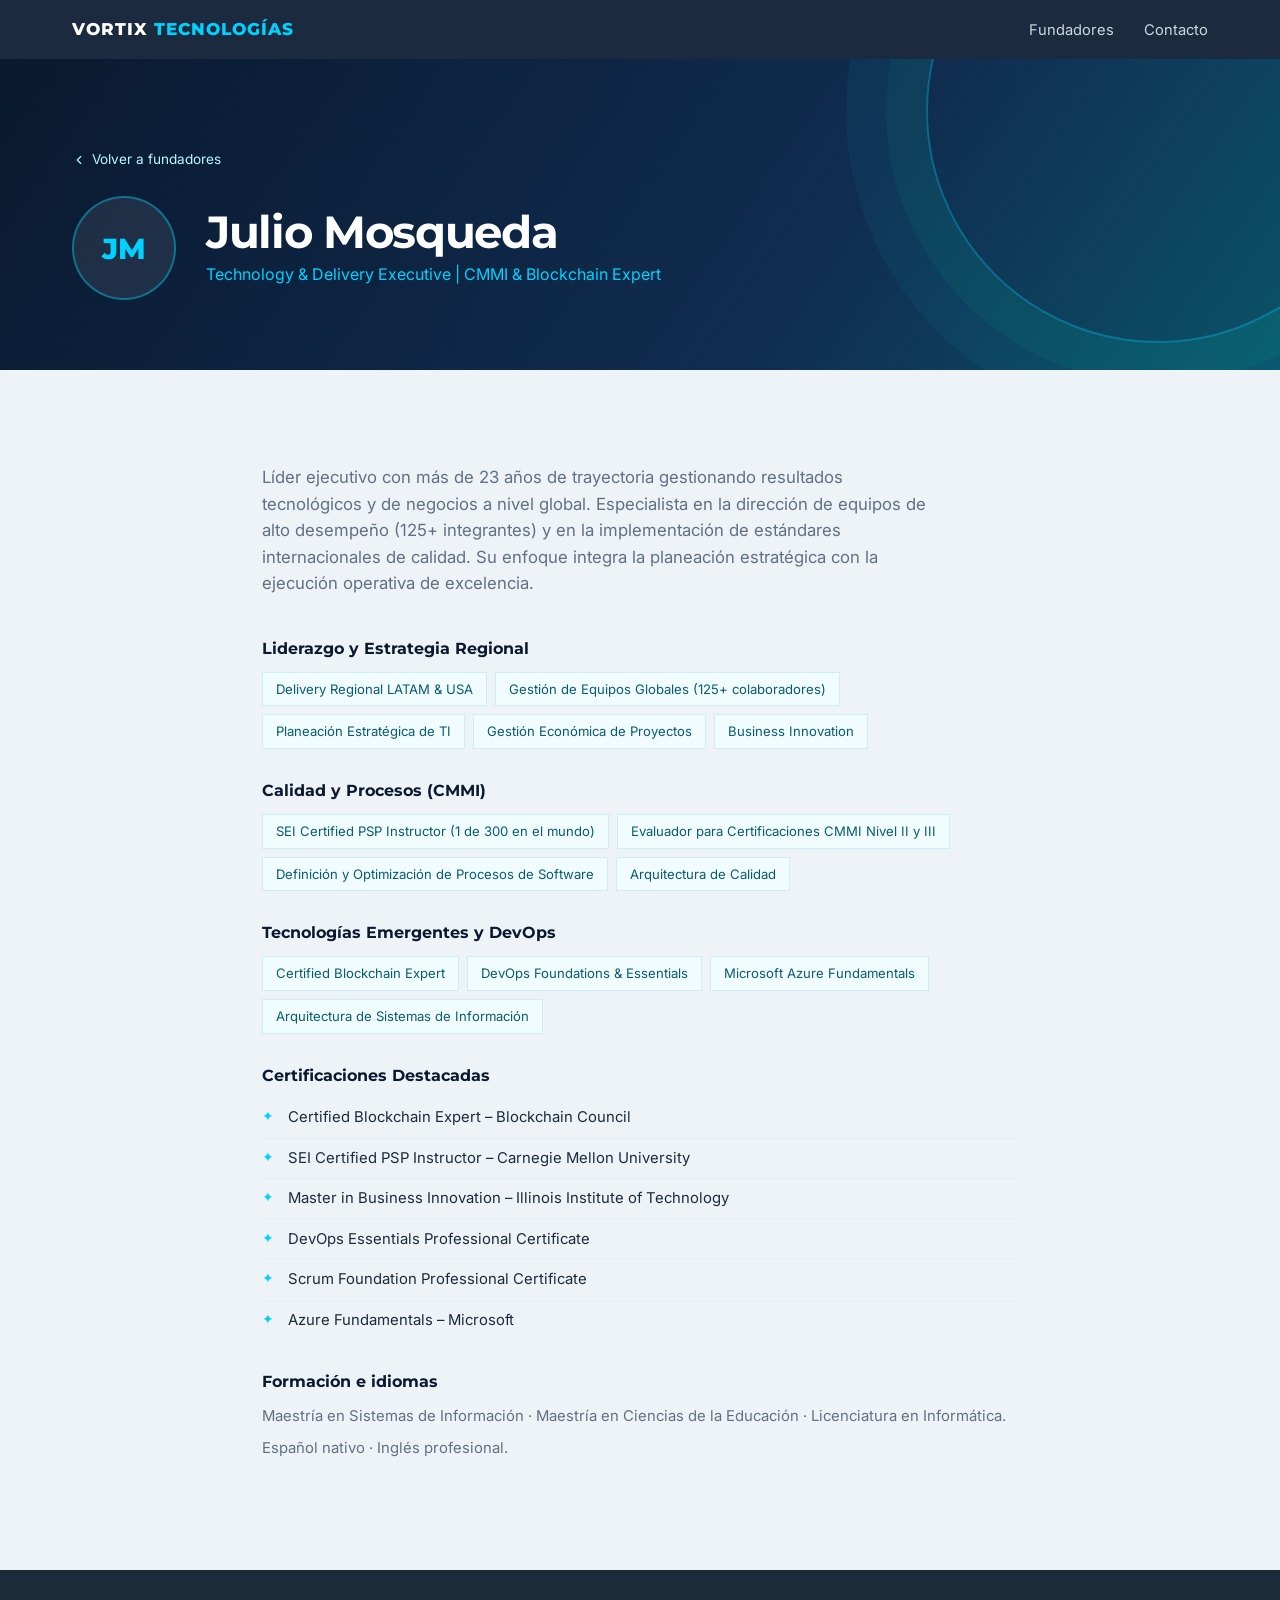
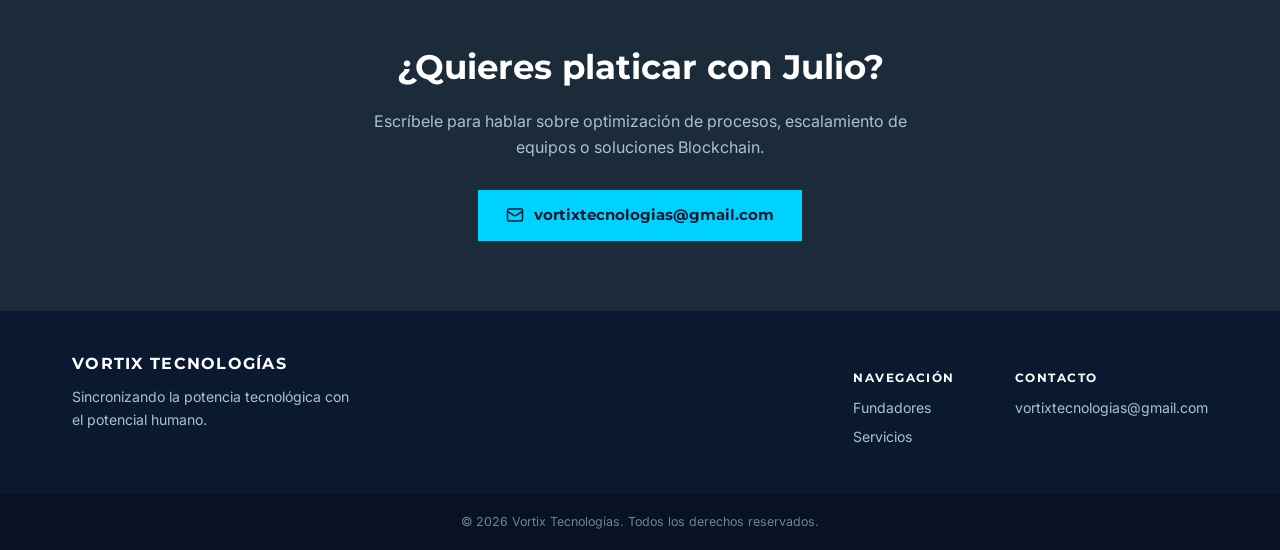
<file: equipo/julio-mosqueda.html>
<!doctype html>
<html lang="es-MX">
<head>
<meta charset="utf-8">
<meta name="viewport" content="width=device-width,initial-scale=1">
<title>Julio Mosqueda | Vortix Tecnologías</title>
<meta name="description" content="Technology & Delivery Executive en Vortix Tecnologías. Especialista en CMMI, Blockchain y Gestión de Equipos Globales.">
<link rel="preconnect" href="https://fonts.googleapis.com">
<link rel="preconnect" href="https://fonts.gstatic.com" crossorigin>
<link href="https://fonts.googleapis.com/css2?family=Montserrat:wght@700;800&family=Inter:wght@400;500;600&display=swap" rel="stylesheet">
<link rel="stylesheet" href="../css/styles.css">
</head>
<body>

<nav class="nav">
  <a href="../index.html" class="logo">VORTIX <span>TECNOLOGÍAS</span></a>
  <ul>
    <li><a class="navlink" href="../index.html#fundadores">Fundadores</a></li>
    <li><a class="navlink" href="../index.html#contacto">Contacto</a></li>
  </ul>
</nav>

<header class="hero profile-hero">
  <a class="back-link" href="../index.html#fundadores">
    <svg xmlns="http://www.w3.org/2000/svg" viewBox="0 0 24 24" width="14" height="14" fill="none" stroke="currentColor" stroke-width="2" stroke-linecap="round" stroke-linejoin="round"><path d="m15 18-6-6 6-6"/></svg>
    Volver a fundadores
  </a>
  <div class="profile-head">
    <div class="profile-photo">JM</div>
    <div>
      <h1>Julio Mosqueda</h1>
      <span class="role">Technology & Delivery Executive | CMMI & Blockchain Expert</span>
    </div>
  </div>
</header>

<section class="section" style="max-width:900px;">
  <div class="section-head" style="text-align:left; margin:0 0 40px;">
    <p style="font-size:1.05rem; color:var(--muted);">Líder ejecutivo con más de 23 años de trayectoria gestionando resultados tecnológicos y de negocios a nivel global. Especialista en la dirección de equipos de alto desempeño (125+ integrantes) y en la implementación de estándares internacionales de calidad. Su enfoque integra la planeación estratégica con la ejecución operativa de excelencia.</p>
  </div>

  <div class="skill-group">
    <h3>Liderazgo y Estrategia Regional</h3>
    <div class="skill-tags">
      <span class="skill-tag">Delivery Regional LATAM & USA</span>
      <span class="skill-tag">Gestión de Equipos Globales (125+ colaboradores)</span>
      <span class="skill-tag">Planeación Estratégica de TI</span>
      <span class="skill-tag">Gestión Económica de Proyectos</span>
      <span class="skill-tag">Business Innovation</span>
    </div>
  </div>

  <div class="skill-group">
    <h3>Calidad y Procesos (CMMI)</h3>
    <div class="skill-tags">
      <span class="skill-tag">SEI Certified PSP Instructor (1 de 300 en el mundo)</span>
      <span class="skill-tag">Evaluador para Certificaciones CMMI Nivel II y III</span>
      <span class="skill-tag">Definición y Optimización de Procesos de Software</span>
      <span class="skill-tag">Arquitectura de Calidad</span>
    </div>
  </div>

  <div class="skill-group">
    <h3>Tecnologías Emergentes y DevOps</h3>
    <div class="skill-tags">
      <span class="skill-tag">Certified Blockchain Expert</span>
      <span class="skill-tag">DevOps Foundations & Essentials</span>
      <span class="skill-tag">Microsoft Azure Fundamentals</span>
      <span class="skill-tag">Arquitectura de Sistemas de Información</span>
    </div>
  </div>

  <div class="skill-group">
    <h3>Certificaciones Destacadas</h3>
    <ul class="cert-list">
      <li>Certified Blockchain Expert – Blockchain Council</li>
      <li>SEI Certified PSP Instructor – Carnegie Mellon University</li>
      <li>Master in Business Innovation – Illinois Institute of Technology</li>
      <li>DevOps Essentials Professional Certificate</li>
      <li>Scrum Foundation Professional Certificate</li>
      <li>Azure Fundamentals – Microsoft</li>
    </ul>
  </div>

  <div class="skill-group">
    <h3>Formación e idiomas</h3>
    <p style="color:var(--muted); font-size:.93rem; margin:0 0 8px;">Maestría en Sistemas de Información · Maestría en Ciencias de la Educación · Licenciatura en Informática.</p>
    <p style="color:var(--muted); font-size:.93rem; margin:0;">Español nativo · Inglés profesional.</p>
  </div>
</section>

<div class="cta-band" id="contacto">
  <h2>¿Quieres platicar con Julio?</h2>
  <p>Escríbele para hablar sobre optimización de procesos, escalamiento de equipos o soluciones Blockchain.</p>
  <div class="contact-buttons">
    <a href="mailto:vortixtecnologias@gmail.com" class="btn btn-primary" style="display:inline-flex;align-items:center;gap:10px;">
      <svg xmlns="http://www.w3.org/2000/svg" viewBox="0 0 24 24" width="18" height="18" fill="none" stroke="currentColor" stroke-width="2" stroke-linecap="round" stroke-linejoin="round"><path d="m22 7-8.991 5.727a2 2 0 0 1-2.009 0L2 7"/><rect x="2" y="4" width="20" height="16" rx="2"/></svg>
      vortixtecnologias@gmail.com
    </a>
  </div>
</div>

<footer class="footer">
  <div>
    <strong>VORTIX TECNOLOGÍAS</strong>
    <p style="margin-top:10px; max-width:280px; font-size:.88rem;">Sincronizando la potencia tecnológica con el potencial humano.</p>
  </div>
  <div class="cols">
    <div class="col">
      <h4>Navegación</h4>
      <a href="../index.html#fundadores">Fundadores</a>
      <a href="../index.html#servicios">Servicios</a>
    </div>
    <div class="col">
      <h4>Contacto</h4>
      <a href="mailto:vortixtecnologias@gmail.com">vortixtecnologias@gmail.com</a>
    </div>
  </div>
</footer>
<div class="footer-bottom">© 2026 Vortix Tecnologías. Todos los derechos reservados.</div>

</body>
</html>
</file>
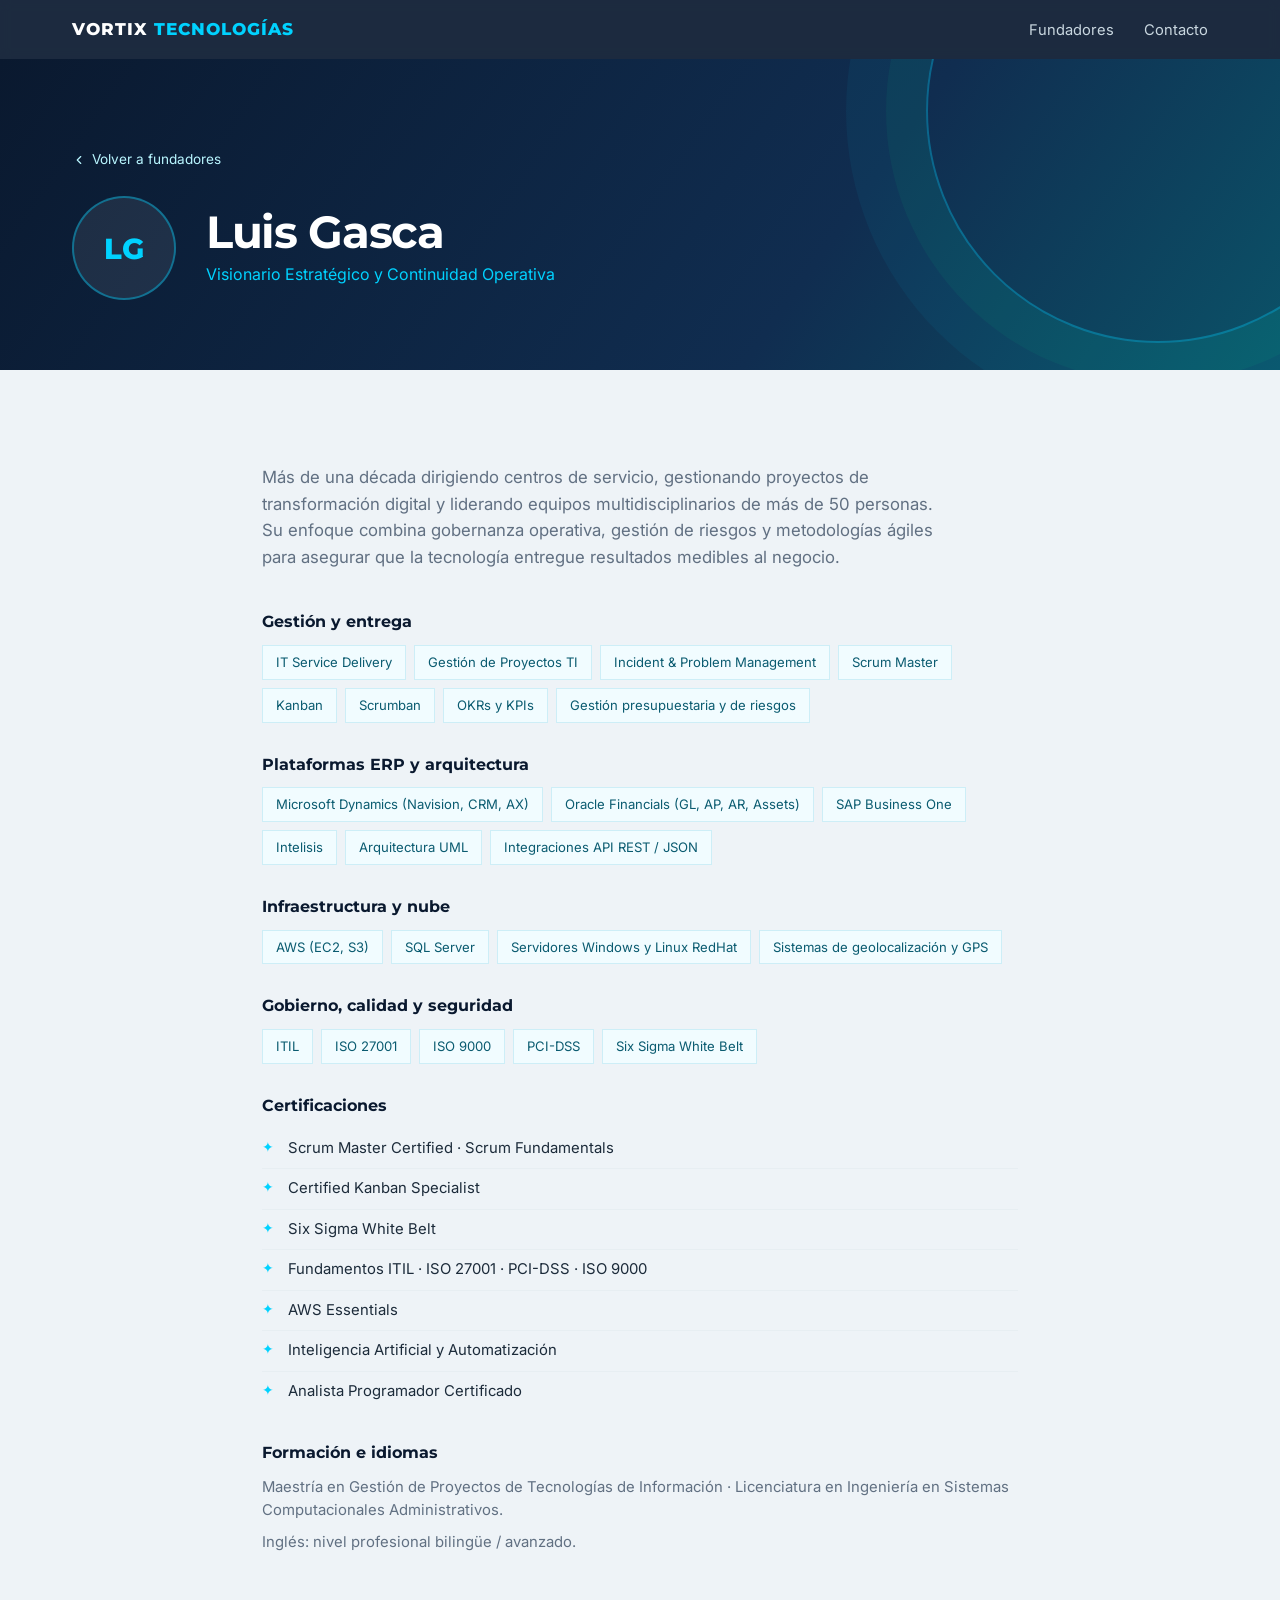
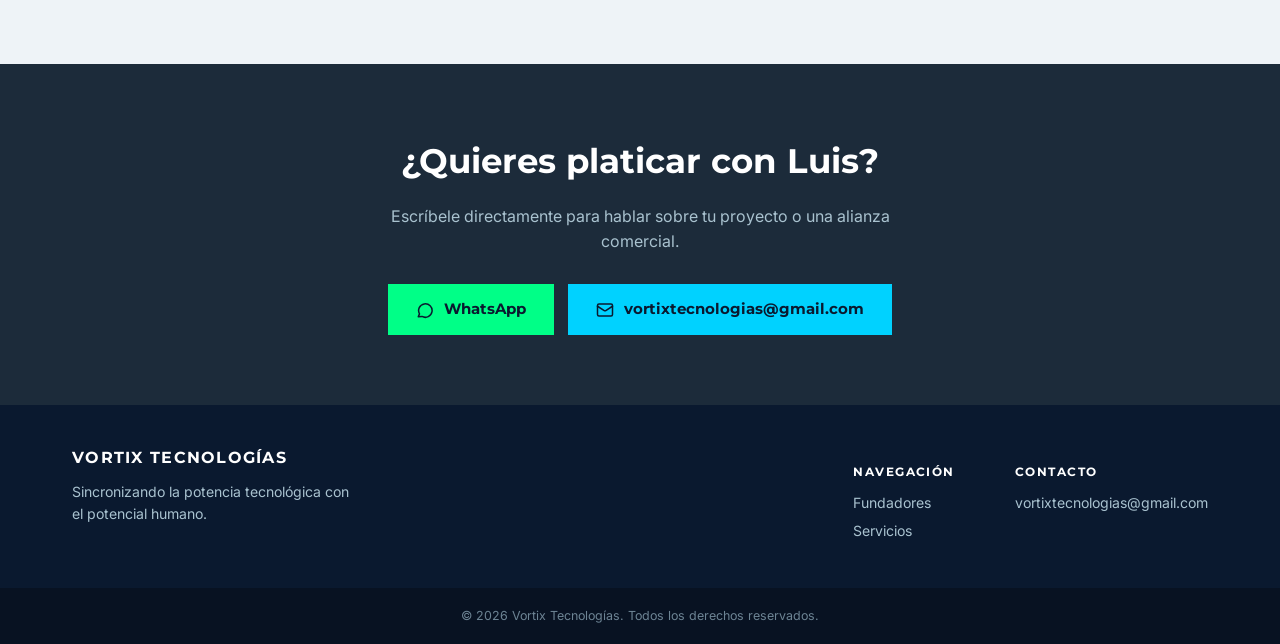
<file: equipo/luis-gasca.html>
<!doctype html>
<html lang="es-MX">
<head>
<meta charset="utf-8">
<meta name="viewport" content="width=device-width,initial-scale=1">
<title>Luis Gasca | Vortix Tecnologías</title>
<meta name="description" content="Visionario Estratégico y Continuidad Operativa en Vortix Tecnologías.">
<link rel="preconnect" href="https://fonts.googleapis.com">
<link rel="preconnect" href="https://fonts.gstatic.com" crossorigin>
<link href="https://fonts.googleapis.com/css2?family=Montserrat:wght@700;800&family=Inter:wght@400;500;600&display=swap" rel="stylesheet">
<link rel="stylesheet" href="../css/styles.css">
</head>
<body>

<nav class="nav">
  <a href="../index.html" class="logo">VORTIX <span>TECNOLOGÍAS</span></a>
  <ul>
    <li><a class="navlink" href="../index.html#fundadores">Fundadores</a></li>
    <li><a class="navlink" href="../index.html#contacto">Contacto</a></li>
  </ul>
</nav>

<header class="hero profile-hero">
  <a class="back-link" href="../index.html#fundadores">
    <svg xmlns="http://www.w3.org/2000/svg" viewBox="0 0 24 24" width="14" height="14" fill="none" stroke="currentColor" stroke-width="2" stroke-linecap="round" stroke-linejoin="round"><path d="m15 18-6-6 6-6"/></svg>
    Volver a fundadores
  </a>
  <div class="profile-head">
    <div class="profile-photo">LG</div>
    <div>
      <h1>Luis Gasca</h1>
      <span class="role">Visionario Estratégico y Continuidad Operativa</span>
    </div>
  </div>
</header>

<section class="section" style="max-width:900px;">
  <div class="section-head" style="text-align:left; margin:0 0 40px;">
    <p style="font-size:1.05rem; color:var(--muted);">Más de una década dirigiendo centros de servicio, gestionando proyectos de transformación digital y liderando equipos multidisciplinarios de más de 50 personas. Su enfoque combina gobernanza operativa, gestión de riesgos y metodologías ágiles para asegurar que la tecnología entregue resultados medibles al negocio.</p>
  </div>

  <div class="skill-group">
    <h3>Gestión y entrega</h3>
    <div class="skill-tags">
      <span class="skill-tag">IT Service Delivery</span>
      <span class="skill-tag">Gestión de Proyectos TI</span>
      <span class="skill-tag">Incident &amp; Problem Management</span>
      <span class="skill-tag">Scrum Master</span>
      <span class="skill-tag">Kanban</span>
      <span class="skill-tag">Scrumban</span>
      <span class="skill-tag">OKRs y KPIs</span>
      <span class="skill-tag">Gestión presupuestaria y de riesgos</span>
    </div>
  </div>

  <div class="skill-group">
    <h3>Plataformas ERP y arquitectura</h3>
    <div class="skill-tags">
      <span class="skill-tag">Microsoft Dynamics (Navision, CRM, AX)</span>
      <span class="skill-tag">Oracle Financials (GL, AP, AR, Assets)</span>
      <span class="skill-tag">SAP Business One</span>
      <span class="skill-tag">Intelisis</span>
      <span class="skill-tag">Arquitectura UML</span>
      <span class="skill-tag">Integraciones API REST / JSON</span>
    </div>
  </div>

  <div class="skill-group">
    <h3>Infraestructura y nube</h3>
    <div class="skill-tags">
      <span class="skill-tag">AWS (EC2, S3)</span>
      <span class="skill-tag">SQL Server</span>
      <span class="skill-tag">Servidores Windows y Linux RedHat</span>
      <span class="skill-tag">Sistemas de geolocalización y GPS</span>
    </div>
  </div>

  <div class="skill-group">
    <h3>Gobierno, calidad y seguridad</h3>
    <div class="skill-tags">
      <span class="skill-tag">ITIL</span>
      <span class="skill-tag">ISO 27001</span>
      <span class="skill-tag">ISO 9000</span>
      <span class="skill-tag">PCI-DSS</span>
      <span class="skill-tag">Six Sigma White Belt</span>
    </div>
  </div>

  <div class="skill-group">
    <h3>Certificaciones</h3>
    <ul class="cert-list">
      <li>Scrum Master Certified · Scrum Fundamentals</li>
      <li>Certified Kanban Specialist</li>
      <li>Six Sigma White Belt</li>
      <li>Fundamentos ITIL · ISO 27001 · PCI-DSS · ISO 9000</li>
      <li>AWS Essentials</li>
      <li>Inteligencia Artificial y Automatización</li>
      <li>Analista Programador Certificado</li>
    </ul>
  </div>

  <div class="skill-group">
    <h3>Formación e idiomas</h3>
    <p style="color:var(--muted); font-size:.93rem; margin:0 0 8px;">Maestría en Gestión de Proyectos de Tecnologías de Información · Licenciatura en Ingeniería en Sistemas Computacionales Administrativos.</p>
    <p style="color:var(--muted); font-size:.93rem; margin:0;">Inglés: nivel profesional bilingüe / avanzado.</p>
  </div>
</section>

<div class="cta-band" id="contacto">
  <h2>¿Quieres platicar con Luis?</h2>
  <p>Escríbele directamente para hablar sobre tu proyecto o una alianza comercial.</p>
  <div class="contact-buttons">
    <a href="https://wa.me/524792269071?text=Hola%20Luis%2C%20me%20gustar%C3%ADa%20platicar%20sobre%20Vortix%20Tecnolog%C3%ADas" target="_blank" rel="noopener" class="btn btn-whatsapp" style="display:inline-flex;align-items:center;gap:10px;">
      <svg xmlns="http://www.w3.org/2000/svg" viewBox="0 0 24 24" width="18" height="18" fill="none" stroke="currentColor" stroke-width="2" stroke-linecap="round" stroke-linejoin="round"><path d="M3 21l1.65-3.8a9 9 0 1 1 3.4 3.4z"/></svg>
      WhatsApp
    </a>
    <a href="mailto:vortixtecnologias@gmail.com" class="btn btn-primary" style="display:inline-flex;align-items:center;gap:10px;">
      <svg xmlns="http://www.w3.org/2000/svg" viewBox="0 0 24 24" width="18" height="18" fill="none" stroke="currentColor" stroke-width="2" stroke-linecap="round" stroke-linejoin="round"><path d="m22 7-8.991 5.727a2 2 0 0 1-2.009 0L2 7"/><rect x="2" y="4" width="20" height="16" rx="2"/></svg>
      vortixtecnologias@gmail.com
    </a>
  </div>
</div>

<footer class="footer">
  <div>
    <strong>VORTIX TECNOLOGÍAS</strong>
    <p style="margin-top:10px; max-width:280px; font-size:.88rem;">Sincronizando la potencia tecnológica con el potencial humano.</p>
  </div>
  <div class="cols">
    <div class="col">
      <h4>Navegación</h4>
      <a href="../index.html#fundadores">Fundadores</a>
      <a href="../index.html#servicios">Servicios</a>
    </div>
    <div class="col">
      <h4>Contacto</h4>
      <a href="mailto:vortixtecnologias@gmail.com">vortixtecnologias@gmail.com</a>
    </div>
  </div>
</footer>
<div class="footer-bottom">© 2026 Vortix Tecnologías. Todos los derechos reservados.</div>

</body>
</html>
</file>
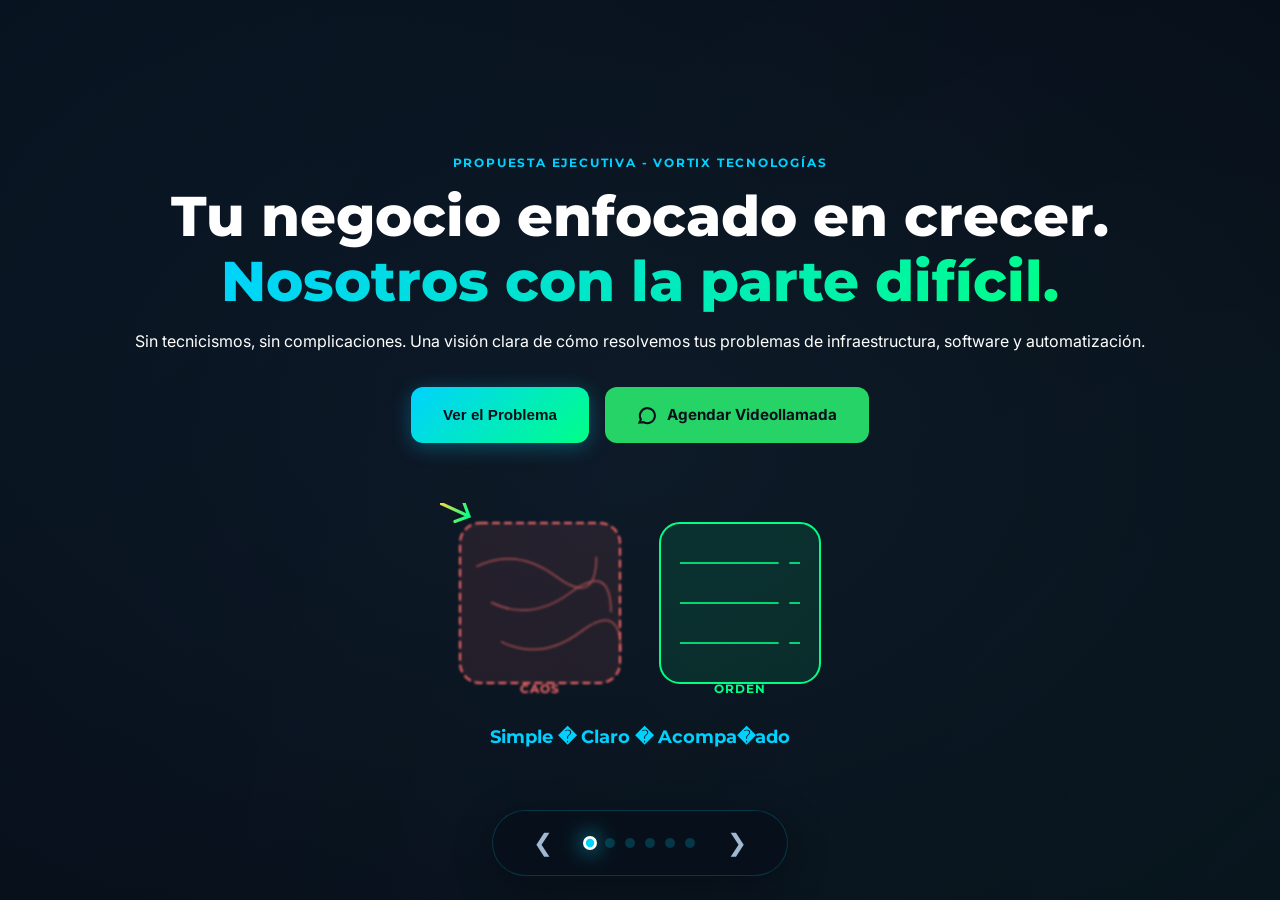
<file: presentaciones/vortix-ejecutiva.html>
<!doctype html>
<html lang="es-MX">
<head>
    <meta charset="utf-8">
    <meta name="viewport" content="width=device-width,initial-scale=1">
    <title>Vortix Tecnologías - Propuesta Ejecutiva</title>
    <link rel="preconnect" href="https://fonts.googleapis.com">
    <link rel="preconnect" href="https://fonts.gstatic.com" crossorigin>
    <link href="https://fonts.googleapis.com/css2?family=Montserrat:wght@700;800&family=Inter:wght@400;500;600&display=swap" rel="stylesheet">
    <link rel="stylesheet" href="css/presentacion.css">
</head>
<body>
    <div class="progress" id="progress"></div>
    <div class="deck" id="deck">

        <!-- 1. PORTADA EJECUTIVA -->
        <section class="slide active" data-title="Portada">
            <div class="inner stagger">
                <span class="eyebrow">Propuesta Ejecutiva - Vortix Tecnologías</span>
                <h1 class="title">Tu negocio enfocado en crecer.<br><span class="grad">Nosotros con la parte difícil.</span></h1>
                <p class="lead"><center>Sin tecnicismos, sin complicaciones. Una visión clara de cómo resolvemos tus problemas de infraestructura, software y automatización.<center/></p>
                
                <div class="actions">
                    <button class="btn btn-cyan" onclick="next()">Ver el Problema</button>
                    <a class="btn btn-wa" href="https://wa.me/524792269071?text=Hola%2C%20vi%20la%20propuesta%20ejecutiva%20de%20Vortix%20y%20quiero%20agendar%20una%20videollamada" target="_blank">
                        <svg width="20" height="20" viewBox="0 0 24 24" fill="none" stroke="currentColor" stroke-width="2.5"><path d="M3 21l1.65-3.8a9 9 0 1 1 3.4 3.4z"/></svg>
                        Agendar Videollamada
                    </a>
                </div>
                
                <!-- Visual: Order from Chaos -->
                <div style="margin-top: 60px; position: relative; height: 200px;">
                    <svg viewBox="0 0 400 200" width="100%" height="200" style="max-width: 400px;">
                        <defs>
                            <linearGradient id="execGrad" x1="0%" y1="0%" x2="100%" y2="0%">
                                <stop offset="0%" stop-color="#ff6b6b"/><stop offset="50%" stop-color="#ffd93d"/><stop offset="100%" stop-color="#00ff87"/>
                            </linearGradient>
                            <filter id="blurGlass">
                                <feGaussianBlur in="SourceGraphic" stdDeviation="1"/>
                            </filter>
                        </defs>
                        <!-- Caos (izquierda) -->
                        <g id="chaosGroup" filter="url(#blurGlass)">
                            <rect x="20" y="20" width="160" height="160" rx="20" fill="rgba(255,107,107,0.1)" stroke="#ff6b6b" stroke-width="2" stroke-dasharray="8 4"/>
                            <g stroke="#ff6b6b" stroke-width="1.5" fill="none" opacity="0.6">
                                <path d="M40 60 Q 80 40 120 70 T 160 50" >
                                    <animateTransform attributeName="transform" type="translate" values="0,0; 10,-5; 0,0; -5,5; 0,0" dur="2s" repeatCount="indefinite"/>
                                </path>
                                <path d="M50 100 Q 90 120 130 90 T 170 110" >
                                    <animateTransform attributeName="transform" type="translate" values="0,0; -8,3; 0,0; 5,-4; 0,0" dur="2.5s" repeatCount="indefinite"/>
                                </path>
                                <path d="M60 140 Q 100 160 140 130 T 180 150" >
                                    <animateTransform attributeName="transform" type="translate" values="0,0; 5,-8; 0,0; -3,6; 0,0" dur="3s" repeatCount="indefinite"/>
                                </path>
                            </g>
                            <text x="100" y="190" text-anchor="middle" fill="#ff6b6b" font-family="Montserrat" font-size="12" font-weight="700" letter-spacing="0.1em">CAOS</text>
                        </g>
                        
                        <!-- Flecha transformadora -->
                        <g transform="translate(190, 100)">
                            <path d="M-30 0 L30 0 M20 -10 L30 0 L20 10" stroke="url(#execGrad)" stroke-width="3" fill="none" stroke-linecap="round">
                                <animateTransform attributeName="transform" type="scale" values="1;1.1;1" dur="2s" repeatCount="indefinite"/>
                            </path>
                            <animateTransform attributeName="transform" type="rotate" from="0" to="360" dur="20s" repeatCount="indefinite" />
                        </g>
                        
                        <!-- Orden (derecha) -->
                        <g id="orderGroup">
                            <rect x="220" y="20" width="160" height="160" rx="20" fill="rgba(0,255,135,0.1)" stroke="#00ff87" stroke-width="2"/>
                            <g stroke="#00ff87" stroke-width="2" fill="none" opacity="0.8">
                                <line x1="240" y1="60" x2="360" y2="60">
                                    <animate attributeName="stroke-dashoffset" from="120" to="0" dur="1.5s" repeatCount="indefinite"/>
                                    <animate attributeName="stroke-dasharray" values="0,120; 60,60; 120,0" dur="1.5s" repeatCount="indefinite"/>
                                </line>
                                <line x1="240" y1="100" x2="360" y2="100" style="animation-delay: 0.3s;">
                                    <animate attributeName="stroke-dashoffset" from="120" to="0" dur="1.5s" repeatCount="indefinite"/>
                                    <animate attributeName="stroke-dasharray" values="0,120; 60,60; 120,0" dur="1.5s" repeatCount="indefinite"/>
                                </line>
                                <line x1="240" y1="140" x2="360" y2="140" style="animation-delay: 0.6s;">
                                    <animate attributeName="stroke-dashoffset" from="120" to="0" dur="1.5s" repeatCount="indefinite"/>
                                    <animate attributeName="stroke-dasharray" values="0,120; 60,60; 120,0" dur="1.5s" repeatCount="indefinite"/>
                                </line>
                            </g>
                            <text x="300" y="190" text-anchor="middle" fill="#00ff87" font-family="Montserrat" font-size="12" font-weight="700" letter-spacing="0.1em">ORDEN</text>
                        </g>
                    </svg>
                </div>
                <p style="margin-top: 20px; color: var(--cyan); font-family: Montserrat; font-weight: 700; font-size: 1.1rem;">Simple � Claro � Acompa�ado</p>
            </div>
        </section>

        <!-- 2. EL PROBLEMA: CAOS TECNOLÓGICO -->
        <section class="slide" data-title="El Problema">
            <div class="inner stagger">
                <span class="eyebrow">Diagnóstico</span>
                <h2>El <span class="grad">Caos Tecnológico</span> Frena tu Crecimiento</h2>
                <p class="lead" style="max-width: 800px; margin: 0 auto;">La tecnología debería ser tu motor, no tu freno. Pero la realidad en muchas empresas es muy distinta.</p>
                
                <div class="grid-3" style="margin-top: 40px; text-align: left;">
                    <div class="card" style="border-top: 3px solid #ff6b6b;">
                        <h3>Inestabilidad Operativa</h3>
                        <ul style="color: var(--muted); line-height: 2; font-size: 0.95rem; margin-top: 12px;">
                            <li>-> Caídas de servicio no planificadas</li>
                            <li>-> Tiempos de respuesta lentos</li>
                            <li>-> Falta de observabilidad real</li>
                        </ul>
                        <div style="margin-top: 20px; padding-top: 20px; border-top: 1px solid var(--line);">
                            <span style="font-size: 2rem; font-weight: 800; color: #ff6b6b; font-family: Montserrat;">$0</span>
                            <span style="color: var(--muted); margin-left: 8px;">ROI en parches</span>
                        </div>
                    </div>
                    
                    <div class="card" style="border-top: 3px solid #ffd93d;">
                        <h3>Deuda Técnica Oculta</h3>
                        <ul style="color: var(--muted); line-height: 2; font-size: 0.95rem; margin-top: 12px;">
                            <li>-> Arquitecturas frágiles y acopladas</li>
                            <li>-> Documentación inexistente</li>
                            <li>-> Dependencia de personas clave (Bus Factor = 1)</li>
                        </ul>
                        <div style="margin-top: 20px; padding-top: 20px; border-top: 1px solid var(--line);">
                            <span style="font-size: 2rem; font-weight: 800; color: #ffd93d; font-family: Montserrat;">3.2x</span>
                            <span style="color: var(--muted); margin-left: 8px;">Costo de arreglar después</span>
                        </div>
                    </div>
                    
                    <div class="card" style="border-top: 3px solid #00d2ff;">
                        <h3>Desalineación Estratégica</h3>
                        <ul style="color: var(--muted); line-height: 2; font-size: 0.95rem; margin-top: 12px;">
                            <li>-> TI visto como centro de costo, no de valor</li>
                            <li>-> Proveedores que no entienden tu negocio</li>
                            <li>-> Decisiones reactivas, no proactivas</li>
                        </ul>
                        <div style="margin-top: 20px; padding-top: 20px; border-top: 1px solid var(--line);">
                            <span style="font-size: 2rem; font-weight: 800; color: var(--cyan); font-family: Montserrat;">68%</span>
                            <span style="color: var(--muted); margin-left: 8px;">de proyectos TI fallan</span>
                        </div>
                    </div>
                </div>
            </div>
        </section>

        <!-- 3. LA SOLUCIÓN: ORDEN Y EFICIENCIA -->
        <section class="slide" data-title="La Solución">
            <div class="inner stagger">
                <span class="eyebrow">Nuestra Propuesta</span>
                <h2>Orden, Control y <span class="grad">Escalabilidad</span></h2>
                <p class="lead"><center>Vortix entra para organizar el caos. Implementamos arquitectura robusta, automatización y gobernanza para que tú te enfoques 100% en tu cliente.<center/></p>
                
                <div style="margin-top: 40px; overflow-x: auto;">
                    <table class="comparison">
                        <thead>
                            <tr>
                                <th style="width: 40%;">Situación Actual (Caos)</th>
                                <th style="width: 15%; text-align: center;"></th>
                                <th style="width: 45%;">Con Vortix (Orden)</th>
                            </tr>
                        </thead>
                        <tbody>
                            <tr>
                                <td class="bad">Infraestructura reactiva y frágil</td>
                                <td style="text-align: center; color: var(--cyan); font-size: 1.5rem;">|</td>
                                <td class="good">Arquitectura Cloud Native resiliente (Multi-AZ, Auto-scaling)</td>
                            </tr>
                            <tr>
                                <td class="bad">Despliegues manuales, lentos y riesgosos</td>
                                <td style="text-align: center; color: var(--cyan); font-size: 1.5rem;">|</td>
                                <td class="good">CI/CD Zero-Downtime + Feature Flags + Rollback instantáneo</td>
                            </tr>
                                <tr>
                                <td class="bad">Caja negra: sin visibilidad de costos ni performance</td>
                                <td style="text-align: center; color: var(--cyan); font-size: 1.5rem;">|</td>
                                <td class="good">Observabilidad 360°: Logs, Métricas, Traces, Costos en tiempo real</td>
                            </tr>
                            <tr>
                                <td class="bad">Seguridad como parche posterior</td>
                                <td style="text-align: center; color: var(--cyan); font-size: 1.5rem;">|</td>
                                <td class="good">DevSecOps integrado: SAST/DAST, Compliance, Zero Trust</td>
                            </tr>
                            <tr>
                                <td class="bad">Equipo interno saturado en mantenimiento (Keep the lights on)</td>
                                <td style="text-align: center; color: var(--cyan); font-size: 1.5rem;">|</td>
                                <td class="good">Tu equipo innova; nosotros operamos y automatizamos</td>
                            </tr>
                        </tbody>
                    </table>
                </div>
                
                <div class="card featured" style="margin-top: 30px; text-align: center; max-width: 600px; margin-left: auto; margin-right: auto;">
                    <h3 style="color: var(--white);">Resultado: <span class="grad">Tecnología que escala contigo</span></h3>
                    <p style="color: var(--muted); margin-top: 8px;">De "Apagar incendios" a "Construir el futuro". Predecible, Medible y Rentable.</p>
                </div>
            </div>
        </section>

        <!-- 4. PROCESO DE 4 PASOS -->
        <section class="slide" data-title="Proceso">
            <div class="inner stagger">
                <span class="eyebrow">¿Cómo Trabajamos?</span>
                <h2>Proceso <span class="grad">Probado en 4 Fases</span></h2>
                <p class="lead"><center>Metodología diseñada para cero interrupción y máximo impacto desde el día 1.<center/></p>
                
                <div class="grid-4" style="margin-top: 40px; position: relative;">
                    <!-- L�nea conector visual -->
                    <div style="position: absolute; top: 50px; left: 10%; right: 10%; height: 2px; background: linear-gradient(90deg, transparent, var(--cyan), transparent); z-index: 0;"></div>
                    
                    <div class="card" style="text-align: center; position: relative; z-index: 1;">
                        <div style="width: 64px; height: 64px; margin: 0 auto 20px; border-radius: 16px; background: linear-gradient(135deg, var(--cyan), var(--green)); display:flex; align-items:center; justify-content:center; font-family: Montserrat; font-weight: 800; font-size: 1.5rem; color: var(--navy); box-shadow: 0 0 30px rgba(0,210,255,0.4);">01</div>
                        <h3 style="color: var(--cyan);">Auditoría Profunda</h3>
                        <p>Inventario de activos, an�lisis de arquitectura, seguridad, costos y madurez DevOps. Entregamos reporte ejecutivo con hallazgos y prioridades.</p>
                    </div>
                    
                    <div class="card" style="text-align: center; position: relative; z-index: 1;">
                        <div style="width: 64px; height: 64px; margin: 0 auto 20px; border-radius: 16px; background: linear-gradient(135deg, var(--cyan), var(--green)); display:flex; align-items:center; justify-content:center; font-family: Montserrat; font-weight: 800; font-size: 1.5rem; color: var(--navy);">02</div>
                        <h3 style="color: var(--cyan);">Estrategia y Roadmap</h3>
                        <p>Diseñamos la hoja de ruta técnica alineada a tus OKRs: migración, modernización, automatización. Quick wins + visión long-term.</p>
                    </div>
                    
                    <div class="card" style="text-align: center; position: relative; z-index: 1;">
                        <div style="width: 64px; height: 64px; margin: 0 auto 20px; border-radius: 16px; background: linear-gradient(135deg, var(--cyan), var(--green)); display:flex; align-items:center; justify-content:center; font-family: Montserrat; font-weight: 800; font-size: 1.5rem; color: var(--navy);">03</div>
                        <h3 style="color: var(--cyan);">Ejecución Guiada</h3>
                        <p>Implementamos en sprints: Infra as Code, Pipelines, Refactoring, Migración. Tú apruebas hitos; nosotros entregamos.</p>
                    </div>
                    
                    <div class="card" style="text-align: center; position: relative; z-index: 1;">
                        <div style="width: 64px; height: 64px; margin: 0 auto 20px; border-radius: 16px; background: linear-gradient(135deg, var(--cyan), var(--green)); display:flex; align-items:center; justify-content:center; font-family: Montserrat; font-weight: 800; font-size: 1.5rem; color: var(--navy);">04</div>
                        <h3 style="color: var(--cyan);">Soporte y Evolución</h3>
                        <p>Operación 24/7, FinOps continuo, Mejora continua, Capacitación de tu equipo. Somos tu socio técnico a largo plazo.</p>
                    </div>
                </div>
            </div>
        </section>

        <!-- 5. DIFERENCIADORES CLAVE -->
        <section class="slide" data-title="¿Por qué Vortix?">
            <div class="inner stagger">
                <span class="eyebrow">Diferenciadores</span>
                <h2>¿Por qué líderes eligen <span class="grad">Vortix?</span></h2>
                <p class="lead"><center>No vendemos horas. Entregamos resultados de negocio mediante excelencia técnica.<center/></p>
                
                <div class="grid-2" style="margin-top: 40px; text-align: left;">
                    <div class="card">
                        <div style="display:flex; align-items:center; gap:12px; margin-bottom:12px;">
                            <div style="width:40px;height:40px;border-radius:10px;background:rgba(0,210,255,0.15);display:flex;align-items:center;justify-content:center;"><svg width="20" height="20" viewBox="0 0 24 24" fill="none" stroke="var(--cyan)" stroke-width="2.5"><path d="M12 2L2 7l10 5 10-5-10-5z"/><path d="M2 17l10 5 10-5"/><path d="M2 12l10 5 10-5"/></svg></div>
                            <strong style="color:var(--cyan); font-size:1.1rem;">Seniority Real</strong>
                        </div>
                        <p>No juniors supervisados. Arquitectos y SREs con 10+ años en banca, retail, healthtech y scale-ups. Hemos estado en tus zapatos.</p>
                    </div>
                    
                    <div class="card">
                        <div style="display:flex; align-items:center; gap:12px; margin-bottom:12px;">
                            <div style="width:40px;height:40px;border-radius:10px;background:rgba(0,255,135,0.15);display:flex;align-items:center;justify-content:center;"><svg width="20" height="20" viewBox="0 0 24 24" fill="none" stroke="var(--green)" stroke-width="2.5"><polyline points="22 12 18 12 15 21 9 3 6 12 2 12"/></svg></div>
                            <strong style="color:var(--green); font-size:1.1rem;">Outcome-Based</strong>
                        </div>
                        <p>KPIs acordados: Uptime 99.9%, Deploy frequency, MTTR < 15min, Cloud spend optimization > 20%. Si no cumplimos, no cobramos el bonus.</p>
                    </div>
                    
                    <div class="card">
                        <div style="display:flex; align-items:center; gap:12px; margin-bottom:12px;">
                            <div style="width:40px;height:40px;border-radius:10px;background:rgba(255,217,61,0.15);display:flex;align-items:center;justify-content:center;"><svg width="20" height="20" viewBox="0 0 24 24" fill="none" stroke="#ffd93d" stroke-width="2.5"><circle cx="12" cy="12" r="10"/><path d="M12 6v6l4 2"/></svg></div>
                            <strong style="color:#ffd93d; font-size:1.1rem;">Time-to-Value</strong>
                        </div>
                        <p>Primeros resultados medibles en Sprint 1 (Semana 2). Quick wins de infra y automatización que liberan capacidad inmediata.</p>
                    </div>
                    
                    <div class="card">
                        <div style="display:flex; align-items:center; gap:12px; margin-bottom:12px;">
                            <div style="width:40px;height:40px;border-radius:10px;background:rgba(255,107,107,0.15);display:flex;align-items:center;justify-content:center;"><svg width="20" height="20" viewBox="0 0 24 24" fill="none" stroke="#ff6b6b" stroke-width="2.5"><path d="M12 22c5.523 0 10-4.477 10-10S17.523 2 12 2 2 6.477 2 12s4.477 10 10 10z"/><path d="M12 6v6l4 2"/></svg></div>
                            <strong style="color:#ff6b6b; font-size:1.1rem;">Excelencia CMMI & Blockchain</strong>
                        </div>
                        <p>Gobernanza, compliance, disaster recovery y security by design desde el día 0. Dormimos tranquilos para que tú también.</p>
                    </div>
                </div>
            </div>
        </section>

        <!-- 6. CIERRE EJECUTIVO -->
        <section class="slide" data-title="Cierre">
            <div class="inner stagger" style="text-align: center;">
                <span class="eyebrow">Decisión</span>
                <h2>Decide hoy el futuro tecnológico de tu empresa</h2>
                <p class="lead">Cada día sin arquitectura sólida es deuda que pagas con intereses. Vortix es tu partner para transformar TI en ventaja competitiva.</p>
                
                <div class="card featured" style="max-width: 600px; margin: 40px auto 0; text-align: left;">
                    <h3 style="color: var(--white); margin-bottom: 16px;">¿Qué incluye la primera conversación? (30 min, sin costo):</h3>
                    <ul style="color: var(--muted); line-height: 2.2; font-size: 1rem;">
                        <li>* Diagnóstico rápido de madurez tecnológica</li>
                        <li>* Identificación de 3 Quick Wins de alto impacto</li>
                        <li>* Estimación de ahorro de costos (FinOps)</li>
                        <li>* Roadmap preliminar 90/180/365 días</li>
                    </ul>
                </div>
                
                <div class="actions" style="justify-content: center; margin-top: 40px;">
                    <a class="btn btn-cyan" href="https://wa.me/524792269071?text=Hola%2C%20vi%20la%20propuesta%20ejecutiva%20de%20Vortix%20y%20quiero%20agendar%20una%20videollamada" target="_blank" style="padding: 18px 40px; font-size: 1.05rem;">
                        <svg width="22" height="22" viewBox="0 0 24 24" fill="none" stroke="currentColor" stroke-width="2.5"><path d="M22 16.92v3a2 2 0 0 1-2.18 2 19.79 19.79 0 0 1-8.63-3.07 19.5 19.5 0 0 1-6-6 19.79 19.79 0 0 1-3.07-8.67A2 2 0 0 1 4.11 2h3a2 2 0 0 1 2 1.72 12.84 12.84 0 0 0 .7 2.81 2 2 0 0 1-.45 2.11L8.09 9.91a16 16 0 0 0 6 6l1.27-1.27a2 2 0 0 1 2.11-.45 12.84 12.84 0 0 0 2.81.7A2 2 0 0 1 22 16.92z"></path></svg>
                        Agendar Videollamada Estratégica
                    </a>
                </div>
                
                <p style="margin-top: 40px; color: var(--muted); font-size: 0.85rem;">Vortix Tecnologías � 2026 � <a href="index.html" style="color: var(--cyan);">vortixtecnologias.com</a></p>
            </div>
        </section>
    </div>

    <div class="controls">
        <button class="nav-btn" onclick="prev()" aria-label="Anterior">&#10094;</button>
        <div class="dots" id="dots"></div>
        <button class="nav-btn" onclick="next()" aria-label="Siguiente">&#10095;</button>
    </div>

    <script>
        const slides = document.querySelectorAll('.slide');
        const dotsContainer = document.getElementById('dots');
        const progress = document.getElementById('progress');
        let current = 0;
        const total = slides.length;

        function init() {
            slides.forEach((_, i) => {
                const dot = document.createElement('div');
                dot.className = 'dot' + (i === 0 ? ' active' : '');
                dot.onclick = () => go(i);
                dotsContainer.appendChild(dot);
            });
            update();
        }

        function update() {
            slides.forEach((s, i) => s.classList.toggle('active', i === current));
            document.querySelectorAll('.dot').forEach((d, i) => d.classList.toggle('active', i === current));
            progress.style.transform = `scaleX(${(current + 1) / total})`;
        }

        function next() { if (current < total - 1) { current++; update(); } }
        function prev() { if (current > 0) { current--; update(); } }
        function go(i) { current = i; update(); }

        window.addEventListener('keydown', e => {
            if (e.key === 'ArrowRight') next();
            if (e.key === 'ArrowLeft') prev();
        });

        let touchStartX = 0;
        document.addEventListener('touchstart', e => touchStartX = e.changedTouches[0].screenX);
        document.addEventListener('touchend', e => {
            const diff = touchStartX - e.changedTouches[0].screenX;
            if (Math.abs(diff) > 50) diff > 0 ? next() : prev();
        });

        init();
    </script>
</body>
</html>
</file>
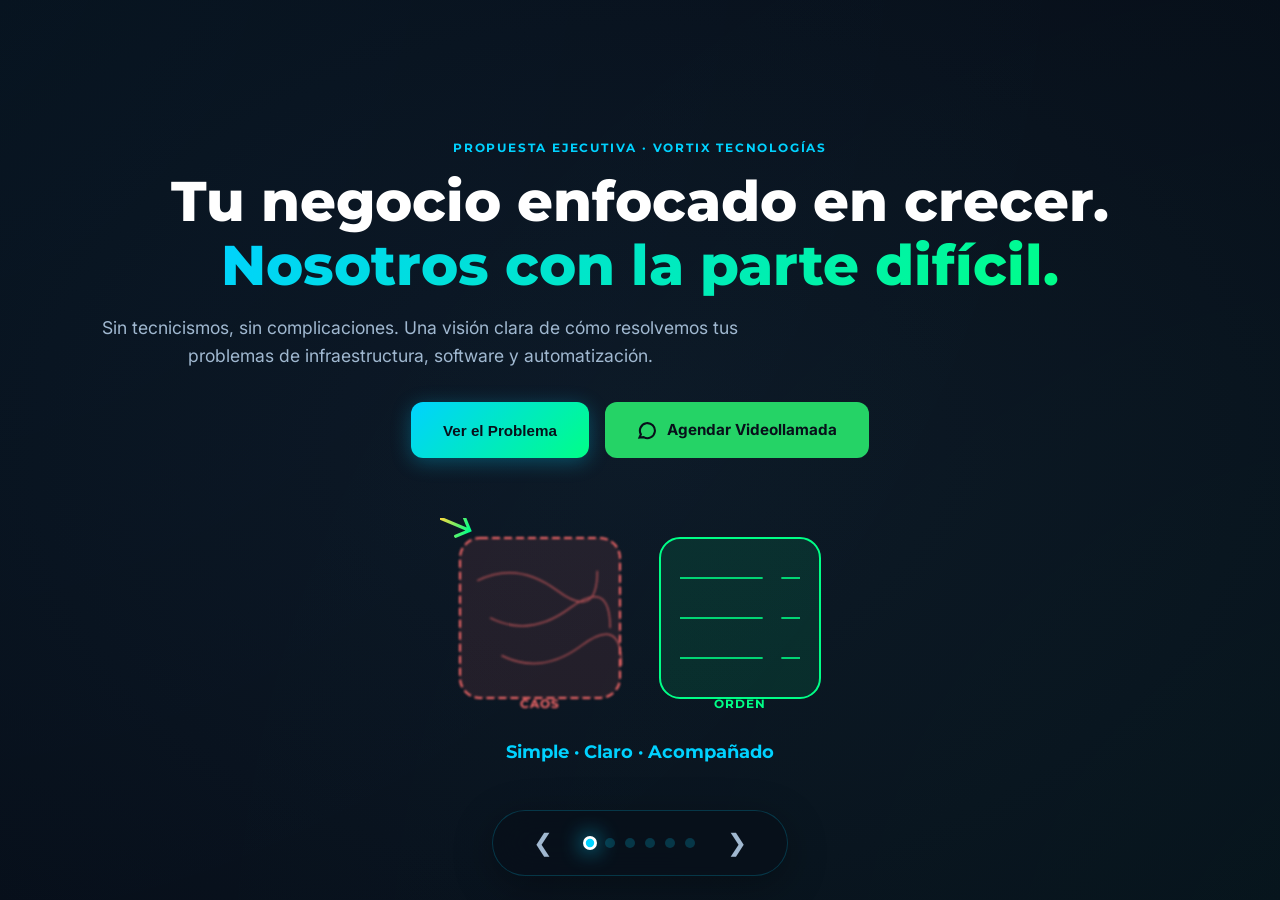
<file: presentaciones/vortix-ejecutiva_old.html>
﻿<!doctype html>
<html lang="es-MX">
<head>
    <meta charset="utf-8">
    <meta name="viewport" content="width=device-width,initial-scale=1">
    <title>Vortix Tecnologías · Propuesta Ejecutiva</title>
    <link rel="preconnect" href="https://fonts.googleapis.com">
    <link rel="preconnect" href="https://fonts.gstatic.com" crossorigin>
    <link href="https://fonts.googleapis.com/css2?family=Montserrat:wght@700;800&family=Inter:wght@400;500;600&display=swap" rel="stylesheet">
    <link rel="stylesheet" href="css/presentacion.css">
</head>
<body>
    <div class="progress" id="progress"></div>
    <div class="deck" id="deck">

        <!-- 1. PORTADA EJECUTIVA -->
        <section class="slide active" data-title="Portada">
            <div class="inner stagger">
                <span class="eyebrow">Propuesta Ejecutiva · Vortix Tecnologías</span>
                <h1 class="title">Tu negocio enfocado en crecer.<br><span class="grad">Nosotros con la parte difícil.</span></h1>
                <p class="lead">Sin tecnicismos, sin complicaciones. Una visión clara de cómo resolvemos tus problemas de infraestructura, software y automatización.</p>
                
                <div class="actions">
                    <button class="btn btn-cyan" onclick="next()">Ver el Problema</button>
                    <a class="btn btn-wa" href="https://wa.me/524792269071?text=Hola%2C%20vi%20la%20propuesta%20ejecutiva%20de%20Vortix%20y%20quiero%20agendar%20una%20videollamada" target="_blank">
                        <svg width="20" height="20" viewBox="0 0 24 24" fill="none" stroke="currentColor" stroke-width="2.5"><path d="M3 21l1.65-3.8a9 9 0 1 1 3.4 3.4z"/></svg>
                        Agendar Videollamada
                    </a>
                </div>
                
                <!-- Visual: Order from Chaos -->
                <div style="margin-top: 60px; position: relative; height: 200px;">
                    <svg viewBox="0 0 400 200" width="100%" height="200" style="max-width: 400px;">
                        <defs>
                            <linearGradient id="execGrad" x1="0%" y1="0%" x2="100%" y2="0%">
                                <stop offset="0%" stop-color="#ff6b6b"/><stop offset="50%" stop-color="#ffd93d"/><stop offset="100%" stop-color="#00ff87"/>
                            </linearGradient>
                            <filter id="blurGlass">
                                <feGaussianBlur in="SourceGraphic" stdDeviation="1"/>
                            </filter>
                        </defs>
                        <!-- Caos (izquierda) -->
                        <g id="chaosGroup" filter="url(#blurGlass)">
                            <rect x="20" y="20" width="160" height="160" rx="20" fill="rgba(255,107,107,0.1)" stroke="#ff6b6b" stroke-width="2" stroke-dasharray="8 4"/>
                            <g stroke="#ff6b6b" stroke-width="1.5" fill="none" opacity="0.6">
                                <path d="M40 60 Q 80 40 120 70 T 160 50" >
                                    <animateTransform attributeName="transform" type="translate" values="0,0; 10,-5; 0,0; -5,5; 0,0" dur="2s" repeatCount="indefinite"/>
                                </path>
                                <path d="M50 100 Q 90 120 130 90 T 170 110" >
                                    <animateTransform attributeName="transform" type="translate" values="0,0; -8,3; 0,0; 5,-4; 0,0" dur="2.5s" repeatCount="indefinite"/>
                                </path>
                                <path d="M60 140 Q 100 160 140 130 T 180 150" >
                                    <animateTransform attributeName="transform" type="translate" values="0,0; 5,-8; 0,0; -3,6; 0,0" dur="3s" repeatCount="indefinite"/>
                                </path>
                            </g>
                            <text x="100" y="190" text-anchor="middle" fill="#ff6b6b" font-family="Montserrat" font-size="12" font-weight="700" letter-spacing="0.1em">CAOS</text>
                        </g>
                        
                        <!-- Flecha transformadora -->
                        <g transform="translate(190, 100)">
                            <path d="M-30 0 L30 0 M20 -10 L30 0 L20 10" stroke="url(#execGrad)" stroke-width="3" fill="none" stroke-linecap="round">
                                <animateTransform attributeName="transform" type="scale" values="1;1.1;1" dur="2s" repeatCount="indefinite"/>
                            </path>
                            <animateTransform attributeName="transform" type="rotate" from="0" to="360" dur="20s" repeatCount="indefinite" />
                        </g>
                        
                        <!-- Orden (derecha) -->
                        <g id="orderGroup">
                            <rect x="220" y="20" width="160" height="160" rx="20" fill="rgba(0,255,135,0.1)" stroke="#00ff87" stroke-width="2"/>
                            <g stroke="#00ff87" stroke-width="2" fill="none" opacity="0.8">
                                <line x1="240" y1="60" x2="360" y2="60">
                                    <animate attributeName="stroke-dashoffset" from="120" to="0" dur="1.5s" repeatCount="indefinite"/>
                                    <animate attributeName="stroke-dasharray" values="0,120; 60,60; 120,0" dur="1.5s" repeatCount="indefinite"/>
                                </line>
                                <line x1="240" y1="100" x2="360" y2="100" style="animation-delay: 0.3s;">
                                    <animate attributeName="stroke-dashoffset" from="120" to="0" dur="1.5s" repeatCount="indefinite"/>
                                    <animate attributeName="stroke-dasharray" values="0,120; 60,60; 120,0" dur="1.5s" repeatCount="indefinite"/>
                                </line>
                                <line x1="240" y1="140" x2="360" y2="140" style="animation-delay: 0.6s;">
                                    <animate attributeName="stroke-dashoffset" from="120" to="0" dur="1.5s" repeatCount="indefinite"/>
                                    <animate attributeName="stroke-dasharray" values="0,120; 60,60; 120,0" dur="1.5s" repeatCount="indefinite"/>
                                </line>
                            </g>
                            <text x="300" y="190" text-anchor="middle" fill="#00ff87" font-family="Montserrat" font-size="12" font-weight="700" letter-spacing="0.1em">ORDEN</text>
                        </g>
                    </svg>
                </div>
                <p style="margin-top: 20px; color: var(--cyan); font-family: Montserrat; font-weight: 700; font-size: 1.1rem;">Simple · Claro · Acompañado</p>
            </div>
        </section>

        <!-- 2. EL PROBLEMA: CAOS TECNOLÓGICO -->
        <section class="slide" data-title="El Problema">
            <div class="inner stagger">
                <span class="eyebrow">Diagnóstico</span>
                <h2>El <span class="grad">Caos Tecnológico</span> Frena tu Crecimiento</h2>
                <p class="lead" style="max-width: 800px; margin: 0 auto;">La tecnología debería ser tu motor, no tu freno. Pero la realidad en muchas empresas es muy distinta.</p>
                
                <div class="grid-3" style="margin-top: 40px; text-align: left;">
                    <div class="card" style="border-top: 3px solid #ff6b6b;">
                        <h3>Inestabilidad Operativa</h3>
                        <ul style="color: var(--muted); line-height: 2; font-size: 0.95rem; margin-top: 12px;">
                            <li>✦ Caídas de servicio no planificadas</li>
                            <li>✦ Tiempos de respuesta lentos</li>
                            <li>✦ Falta de observabilidad real</li>
                        </ul>
                        <div style="margin-top: 20px; padding-top: 20px; border-top: 1px solid var(--line);">
                            <span style="font-size: 2rem; font-weight: 800; color: #ff6b6b; font-family: Montserrat;">$0</span>
                            <span style="color: var(--muted); margin-left: 8px;">ROI en parches</span>
                        </div>
                    </div>
                    
                    <div class="card" style="border-top: 3px solid #ffd93d;">
                        <h3>Deuda Técnica Oculta</h3>
                        <ul style="color: var(--muted); line-height: 2; font-size: 0.95rem; margin-top: 12px;">
                            <li>✦ Arquitecturas frágiles y acopladas</li>
                            <li>✦ Documentación inexistente</li>
                            <li>✦ Dependencia de personas clave (Bus Factor = 1)</li>
                        </ul>
                        <div style="margin-top: 20px; padding-top: 20px; border-top: 1px solid var(--line);">
                            <span style="font-size: 2rem; font-weight: 800; color: #ffd93d; font-family: Montserrat;">3.2x</span>
                            <span style="color: var(--muted); margin-left: 8px;">Costo de arreglar después</span>
                        </div>
                    </div>
                    
                    <div class="card" style="border-top: 3px solid #00d2ff;">
                        <h3>Desalineación Estratégica</h3>
                        <ul style="color: var(--muted); line-height: 2; font-size: 0.95rem; margin-top: 12px;">
                            <li>✦ TI visto como centro de costo, no de valor</li>
                            <li>✦ Proveedores que no entienden tu negocio</li>
                            <li>✦ Decisiones reactivas, no proactivas</li>
                        </ul>
                        <div style="margin-top: 20px; padding-top: 20px; border-top: 1px solid var(--line);">
                            <span style="font-size: 2rem; font-weight: 800; color: var(--cyan); font-family: Montserrat;">68%</span>
                            <span style="color: var(--muted); margin-left: 8px;">de proyectos TI fallan</span>
                        </div>
                    </div>
                </div>
            </div>
        </section>

        <!-- 3. LA SOLUCIÓN: ORDEN Y EFICIENCIA -->
        <section class="slide" data-title="La Solución">
            <div class="inner stagger">
                <span class="eyebrow">Nuestra Propuesta</span>
                <h2>Orden, Control y <span class="grad">Escalabilidad</span></h2>
                <p class="lead">Vortix entra para organizar el caos. Implementamos arquitectura robusta, automatización y gobernanza para que tú te enfoques 100% en tu cliente.</p>
                
                <div style="margin-top: 40px; overflow-x: auto;">
                    <table class="comparison">
                        <thead>
                            <tr>
                                <th style="width: 40%;">Situación Actual (Caos)</th>
                                <th style="width: 15%; text-align: center;"></th>
                                <th style="width: 45%;">Con Vortix (Orden)</th>
                            </tr>
                        </thead>
                        <tbody>
                            <tr>
                                <td class="bad">Infraestructura reactiva y frágil</td>
                                <td style="text-align: center; color: var(--cyan); font-size: 1.5rem;">→</td>
                                <td class="good">Arquitectura Cloud Native resiliente (Multi-AZ, Auto-scaling)</td>
                            </tr>
                            <tr>
                                <td class="bad">Despliegues manuales, lentos y riesgosos</td>
                                <td style="text-align: center; color: var(--cyan); font-size: 1.5rem;">→</td>
                                <td class="good">CI/CD Zero-Downtime + Feature Flags + Rollback instantáneo</td>
                            </tr>
                                <tr>
                                <td class="bad">Caja negra: sin visibilidad de costos ni performance</td>
                                <td style="text-align: center; color: var(--cyan); font-size: 1.5rem;">→</td>
                                <td class="good">Observabilidad 360°: Logs, Métricas, Traces, Costos en tiempo real</td>
                            </tr>
                            <tr>
                                <td class="bad">Seguridad como parche posterior</td>
                                <td style="text-align: center; color: var(--cyan); font-size: 1.5rem;">→</td>
                                <td class="good">DevSecOps integrado: SAST/DAST, Compliance, Zero Trust</td>
                            </tr>
                            <tr>
                                <td class="bad">Equipo interno saturado en mantenimiento (Keep the lights on)</td>
                                <td style="text-align: center; color: var(--cyan); font-size: 1.5rem;">→</td>
                                <td class="good">Tu equipo innova; nosotros operamos y automatizamos</td>
                            </tr>
                        </tbody>
                    </table>
                </div>
                
                <div class="card featured" style="margin-top: 30px; text-align: center; max-width: 600px; margin-left: auto; margin-right: auto;">
                    <h3 style="color: var(--white);">Resultado: <span class="grad">Tecnología que escala contigo</span></h3>
                    <p style="color: var(--muted); margin-top: 8px;">De "Apagar incendios" a "Construir el futuro". Predecible. Medible. Rentable.</p>
                </div>
            </div>
        </section>

        <!-- 4. PROCESO DE 4 PASOS -->
        <section class="slide" data-title="Proceso">
            <div class="inner stagger">
                <span class="eyebrow">Cómo Trabajamos</span>
                <h2>Proceso <span class="grad">Probado en 4 Fases</span></h2>
                <p class="lead">Metodología diseñada para cero interrupción y máximo impacto desde el día 1.</p>
                
                <div class="grid-4" style="margin-top: 40px; position: relative;">
                    <!-- Línea conector visual -->
                    <div style="position: absolute; top: 50px; left: 10%; right: 10%; height: 2px; background: linear-gradient(90deg, transparent, var(--cyan), transparent); z-index: 0;"></div>
                    
                    <div class="card" style="text-align: center; position: relative; z-index: 1;">
                        <div style="width: 64px; height: 64px; margin: 0 auto 20px; border-radius: 16px; background: linear-gradient(135deg, var(--cyan), var(--green)); display:flex; align-items:center; justify-content:center; font-family: Montserrat; font-weight: 800; font-size: 1.5rem; color: var(--navy); box-shadow: 0 0 30px rgba(0,210,255,0.4);">01</div>
                        <h3 style="color: var(--cyan);">Auditoría Profunda</h3>
                        <p>Inventario de activos, análisis de arquitectura, seguridad, costos y madurez DevOps. Entregamos reporte ejecutivo con hallazgos y prioridades.</p>
                    </div>
                    
                    <div class="card" style="text-align: center; position: relative; z-index: 1;">
                        <div style="width: 64px; height: 64px; margin: 0 auto 20px; border-radius: 16px; background: linear-gradient(135deg, var(--cyan), var(--green)); display:flex; align-items:center; justify-content:center; font-family: Montserrat; font-weight: 800; font-size: 1.5rem; color: var(--navy);">02</div>
                        <h3 style="color: var(--cyan);">Estrategia y Roadmap</h3>
                        <p>Diseñamos la hoja de ruta técnica alineada a tus OKRs: migración, modernización, automatización. Quick wins + visión long-term.</p>
                    </div>
                    
                    <div class="card" style="text-align: center; position: relative; z-index: 1;">
                        <div style="width: 64px; height: 64px; margin: 0 auto 20px; border-radius: 16px; background: linear-gradient(135deg, var(--cyan), var(--green)); display:flex; align-items:center; justify-content:center; font-family: Montserrat; font-weight: 800; font-size: 1.5rem; color: var(--navy);">03</div>
                        <h3 style="color: var(--cyan);">Ejecución Guiada</h3>
                        <p>Implementamos en sprints: Infra as Code, Pipelines, Refactoring, Migración. Tú apruebas hitos; nosotros entregamos.</p>
                    </div>
                    
                    <div class="card" style="text-align: center; position: relative; z-index: 1;">
                        <div style="width: 64px; height: 64px; margin: 0 auto 20px; border-radius: 16px; background: linear-gradient(135deg, var(--cyan), var(--green)); display:flex; align-items:center; justify-content:center; font-family: Montserrat; font-weight: 800; font-size: 1.5rem; color: var(--navy);">04</div>
                        <h3 style="color: var(--cyan);">Soporte y Evolución</h3>
                        <p>Operación 24/7, FinOps continuo, Mejora continua, Capacitación de tu equipo. Somos tu socio técnico a largo plazo.</p>
                    </div>
                </div>
            </div>
        </section>

        <!-- 5. DIFERENCIADORES CLAVE -->
        <section class="slide" data-title="Por qué Vortix">
            <div class="inner stagger">
                <span class="eyebrow">Diferenciadores</span>
                <h2>Por qué líderes eligen <span class="grad">Vortix</span></h2>
                <p class="lead">No vendemos horas. Entregamos resultados de negocio mediante excelencia técnica.</p>
                
                <div class="grid-2" style="margin-top: 40px; text-align: left;">
                    <div class="card">
                        <div style="display:flex; align-items:center; gap:12px; margin-bottom:12px;">
                            <div style="width:40px;height:40px;border-radius:10px;background:rgba(0,210,255,0.15);display:flex;align-items:center;justify-content:center;"><svg width="20" height="20" viewBox="0 0 24 24" fill="none" stroke="var(--cyan)" stroke-width="2.5"><path d="M12 2L2 7l10 5 10-5-10-5z"/><path d="M2 17l10 5 10-5"/><path d="M2 12l10 5 10-5"/></svg></div>
                            <strong style="color:var(--cyan); font-size:1.1rem;">Seniority Real</strong>
                        </div>
                        <p>No juniors supervisados. Arquitectos y SREs con 10+ años en banca, retail, healthtech y scale-ups. Hemos estado en tus zapatos.</p>
                    </div>
                    
                    <div class="card">
                        <div style="display:flex; align-items:center; gap:12px; margin-bottom:12px;">
                            <div style="width:40px;height:40px;border-radius:10px;background:rgba(0,255,135,0.15);display:flex;align-items:center;justify-content:center;"><svg width="20" height="20" viewBox="0 0 24 24" fill="none" stroke="var(--green)" stroke-width="2.5"><polyline points="22 12 18 12 15 21 9 3 6 12 2 12"/></svg></div>
                            <strong style="color:var(--green); font-size:1.1rem;">Outcome-Based</strong>
                        </div>
                        <p>KPIs acordados: Uptime 99.9%, Deploy frequency, MTTR < 15min, Cloud spend optimization > 20%. Si no cumplimos, no cobramos el bonus.</p>
                    </div>
                    
                    <div class="card">
                        <div style="display:flex; align-items:center; gap:12px; margin-bottom:12px;">
                            <div style="width:40px;height:40px;border-radius:10px;background:rgba(255,217,61,0.15);display:flex;align-items:center;justify-content:center;"><svg width="20" height="20" viewBox="0 0 24 24" fill="none" stroke="#ffd93d" stroke-width="2.5"><circle cx="12" cy="12" r="10"/><path d="M12 6v6l4 2"/></svg></div>
                            <strong style="color:#ffd93d; font-size:1.1rem;">Time-to-Value</strong>
                        </div>
                        <p>Primeros resultados medibles en Sprint 1 (Semana 2). Quick wins de infra y automatización que liberan capacidad inmediata.</p>
                    </div>
                    
                    <div class="card">
                        <div style="display:flex; align-items:center; gap:12px; margin-bottom:12px;">
                            <div style="width:40px;height:40px;border-radius:10px;background:rgba(255,107,107,0.15);display:flex;align-items:center;justify-content:center;"><svg width="20" height="20" viewBox="0 0 24 24" fill="none" stroke="#ff6b6b" stroke-width="2.5"><path d="M12 22c5.523 0 10-4.477 10-10S17.523 2 12 2 2 6.477 2 12s4.477 10 10 10z"/><path d="M12 6v6l4 2"/></svg></div>
                            <strong style="color:#ff6b6b; font-size:1.1rem;">Risk-First</strong>
                        </div>
                        <p>Gobernanza, compliance, disaster recovery y security by design desde el día 0. Dormimos tranquilos para que tú también.</p>
                    </div>
                </div>
            </div>
        </section>

        <!-- 6. CIERRE EJECUTIVO -->
        <section class="slide" data-title="Cierre">
            <div class="inner stagger" style="text-align: center;">
                <span class="eyebrow">Decisión</span>
                <h2>Decide hoy el futuro tecnológico de tu empresa</h2>
                <p class="lead">Cada día sin arquitectura sólida es deuda que pagas con intereses. Vortix es tu partner para transformar TI en ventaja competitiva.</p>
                
                <div class="card featured" style="max-width: 600px; margin: 40px auto 0; text-align: left;">
                    <h3 style="color: var(--white); margin-bottom: 16px;">Qué incluye la primera conversación (30 min, sin costo):</h3>
                    <ul style="color: var(--muted); line-height: 2.2; font-size: 1rem;">
                        <li>✦ Diagnóstico rápido de madurez tecnológica</li>
                        <li>✦ Identificación de 3 Quick Wins de alto impacto</li>
                        <li>✦ Estimación de ahorro de costos (FinOps)</li>
                        <li>✦ Roadmap preliminar 90/180/365 días</li>
                    </ul>
                </div>
                
                <div class="actions" style="justify-content: center; margin-top: 40px;">
                    <a class="btn btn-cyan" href="https://wa.me/524792269071?text=Hola%2C%20vi%20la%20propuesta%20ejecutiva%20de%20Vortix%20y%20quiero%20agendar%20una%20videollamada" target="_blank" style="padding: 18px 40px; font-size: 1.05rem;">
                        <svg width="22" height="22" viewBox="0 0 24 24" fill="none" stroke="currentColor" stroke-width="2.5"><path d="M22 16.92v3a2 2 0 0 1-2.18 2 19.79 19.79 0 0 1-8.63-3.07 19.5 19.5 0 0 1-6-6 19.79 19.79 0 0 1-3.07-8.67A2 2 0 0 1 4.11 2h3a2 2 0 0 1 2 1.72 12.84 12.84 0 0 0 .7 2.81 2 2 0 0 1-.45 2.11L8.09 9.91a16 16 0 0 0 6 6l1.27-1.27a2 2 0 0 1 2.11-.45 12.84 12.84 0 0 0 2.81.7A2 2 0 0 1 22 16.92z"></path></svg>
                        Agendar Videollamada Estratégica
                    </a>
                </div>
                
                <p style="margin-top: 40px; color: var(--muted); font-size: 0.85rem;">Vortix Tecnologías · 2026 · <a href="index.html" style="color: var(--cyan);">vortixtecnologias.com</a></p>
            </div>
        </section>
    </div>

    <div class="controls">
        <button class="nav-btn" onclick="prev()" aria-label="Anterior">&#10094;</button>
        <div class="dots" id="dots"></div>
        <button class="nav-btn" onclick="next()" aria-label="Siguiente">&#10095;</button>
    </div>

    <script>
        const slides = document.querySelectorAll('.slide');
        const dotsContainer = document.getElementById('dots');
        const progress = document.getElementById('progress');
        let current = 0;
        const total = slides.length;

        function init() {
            slides.forEach((_, i) => {
                const dot = document.createElement('div');
                dot.className = 'dot' + (i === 0 ? ' active' : '');
                dot.onclick = () => go(i);
                dotsContainer.appendChild(dot);
            });
            update();
        }

        function update() {
            slides.forEach((s, i) => s.classList.toggle('active', i === current));
            document.querySelectorAll('.dot').forEach((d, i) => d.classList.toggle('active', i === current));
            progress.style.transform = `scaleX(${(current + 1) / total})`;
        }

        function next() { if (current < total - 1) { current++; update(); } }
        function prev() { if (current > 0) { current--; update(); } }
        function go(i) { current = i; update(); }

        window.addEventListener('keydown', e => {
            if (e.key === 'ArrowRight') next();
            if (e.key === 'ArrowLeft') prev();
        });

        let touchStartX = 0;
        document.addEventListener('touchstart', e => touchStartX = e.changedTouches[0].screenX);
        document.addEventListener('touchend', e => {
            const diff = touchStartX - e.changedTouches[0].screenX;
            if (Math.abs(diff) > 50) diff > 0 ? next() : prev();
        });

        init();
    </script>
</body>
</html>
</file>
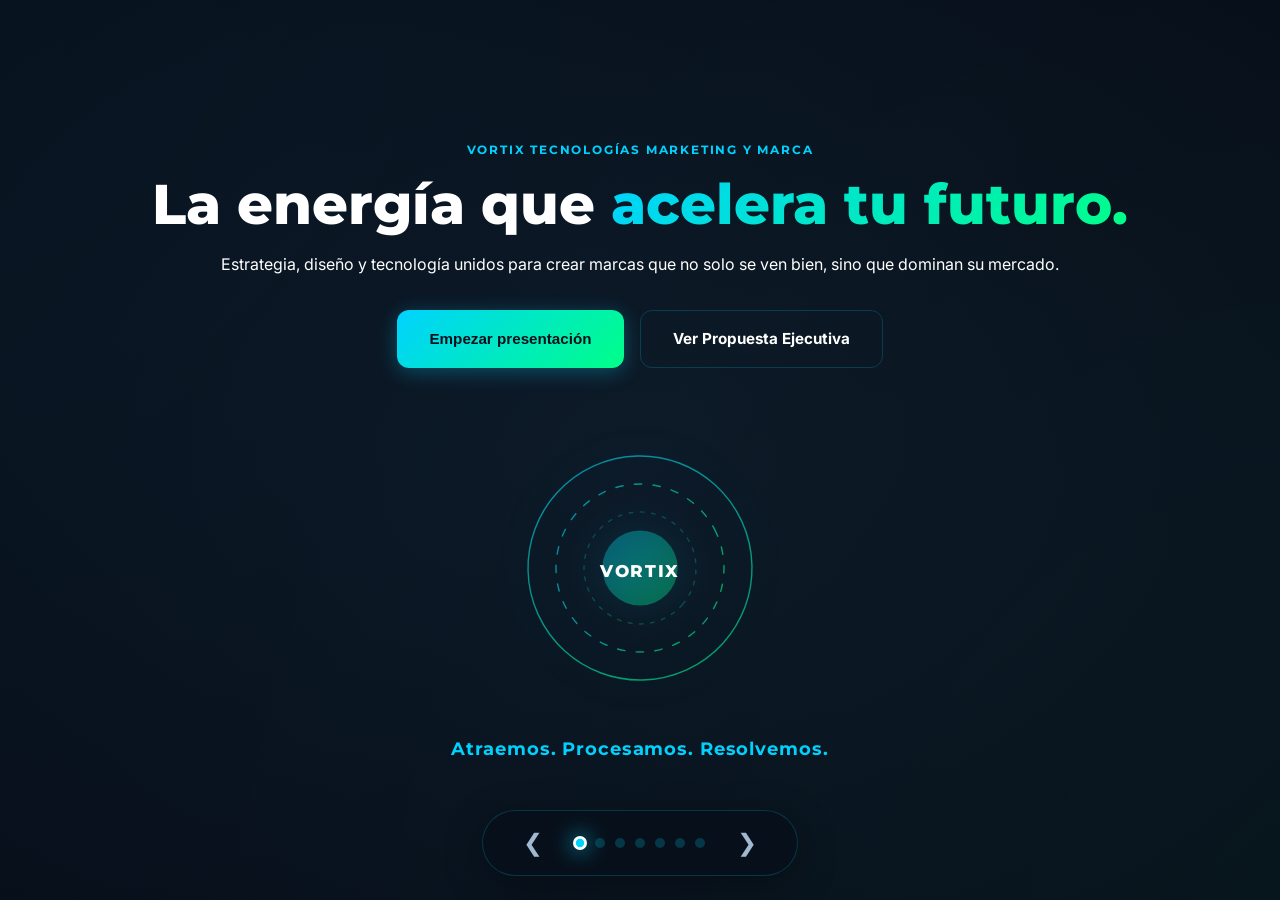
<file: presentaciones/vortix-marketing.html>
<!doctype html>
<html lang="es-MX">
<head>
    <meta charset="utf-8">
    <meta name="viewport" content="width=device-width,initial-scale=1">
    <title>Vortix Marketing Presentación de marca</title>
    <link rel="preconnect" href="https://fonts.googleapis.com">
    <link rel="preconnect" href="https://fonts.gstatic.com" crossorigin>
    <link href="https://fonts.googleapis.com/css2?family=Montserrat:wght@700;800&family=Inter:wght@400;500;600&display=swap" rel="stylesheet">
    <link rel="stylesheet" href="css/presentacion.css">
</head>
<body>
    <div class="progress" id="progress"></div>
    <div class="deck" id="deck">

        <!-- 1. PORTADA -->
        <section class="slide active" data-title="Portada">
            <div class="inner stagger">
                <span class="eyebrow">Vortix Tecnologías Marketing y Marca</span>
                <h1 class="title">La energía que <span class="grad">acelera tu futuro.</span></h1>
                <p class="lead"><center>Estrategia, diseño y tecnología unidos para crear marcas que no solo se ven bien, sino que dominan su mercado.<center/></p>
                
                <div class="actions">
                    <button class="btn btn-cyan" onclick="next()">Empezar presentación</button>
                    <a class="btn btn-ghost" href="vortix-ejecutiva.html">Ver Propuesta Ejecutiva</a>
                </div>
                
                <!-- Visual Hero: V rtice animado -->
                <div style="margin-top: 60px; position: relative;">
                    <svg viewBox="0 0 300 300" width="280" height="280" style="max-width: 100%; filter: drop-shadow(0 0 20px rgba(0,210,255,0.3));">
                        <defs>
                            <linearGradient id="heroGrad" x1="0%" y1="0%" x2="100%" y2="100%">
                                <stop offset="0%" stop-color="#00D2FF"/><stop offset="100%" stop-color="#00FF87"/>
                            </linearGradient>
                            <filter id="glow">
                                <feGaussianBlur stdDeviation="2" result="col"/>
                                <feMerge>
                                    <feMergeNode in="col"/>
                                    <feMergeNode in="SourceGraphic"/>
                                </feMerge>
                            </filter>
                        </defs>
                        <!-- Anillos orbitando -->
                        <g stroke="url(#heroGrad)" stroke-width="1.5" fill="none" stroke-linecap="round" opacity="0.6">
                            <circle cx="150" cy="150" r="120">
                                <animateTransform attributeName="transform" type="rotate" from="0 150 150" to="360 150 150" dur="20s" repeatCount="indefinite"/>
                            </circle>
                            <circle cx="150" cy="150" r="90" stroke-dasharray="8 12">
                                <animateTransform attributeName="transform" type="rotate" from="360 150 150" to="0 150 150" dur="15s" repeatCount="indefinite"/>
                            </circle>
                            <circle cx="150" cy="150" r="60" stroke-dasharray="4 8" opacity="0.4">
                                <animateTransform attributeName="transform" type="rotate" from="0 150 150" to="360 150 150" dur="10s" repeatCount="indefinite"/>
                            </circle>
                        </g>
                        <!-- Núcleo pulsante -->
                        <circle cx="150" cy="150" r="35" fill="url(#heroGrad)" opacity="0.2">
                            <animate attributeName="r" values="35;42;35" dur="3s" repeatCount="indefinite"/>
                            <animate attributeName="opacity" values="0.2;0.4;0.2" dur="3s" repeatCount="indefinite"/>
                        </circle>
                        <text x="150" y="160" text-anchor="middle" fill="#fff" font-family="Montserrat,Arial,sans-serif" font-size="18" font-weight="800" letter-spacing="0.1em">VORTIX</text>
                    </svg>
                </div>
                <p style="margin-top: 20px; color: var(--cyan); font-family: Montserrat; font-weight: 700; font-size: 1.1rem; letter-spacing: 0.05em;">Atraemos. Procesamos. Resolvemos.</p>
            </div>
        </section>

        <!-- 2. EL MERCADO: EL RUIDO -->
        <section class="slide" data-title="El Reto">
            <div class="inner stagger">
                <span class="eyebrow">Análisis de Mercado</span>
                <h2>El Mercado es un <span class="grad">Ruido Constante</span></h2>
                <p class="lead" style="max-width: 800px; margin: 0 auto;">La mayoría de empresas tecnológicas fallan al comunicar su valor. Se ahogan en tecnicismos o diseños genericos que no conectan.</p>
                
                <div class="grid-3" style="margin-top: 40px; text-align: left;">
                    <div class="card" style="border-left: 3px solid #ff6b6b;">
                        <div style="width: 48px; height: 48px; border-radius: 12px; background: rgba(255,107,107,0.15); display:flex; align-items:center; justify-content:center; margin-bottom:16px;">
                            <svg width="24" height="24" viewBox="0 0 24 24" fill="none" stroke="#ff6b6b" stroke-width="2" stroke-linecap="round" stroke-linejoin="round"><circle cx="12" cy="12" r="10"/><line x1="12" y1="8" x2="12" y2="16"/><line x1="8" y1="12" x2="16" y2="12"/></svg>
                        </div>
                        <h3>Saturación</h3>
                        <p>Miles de mensajes genéricos compitiendo por la misma atención. Tu voz se pierde en la multitud.</p>
                    </div>
                    <div class="card" style="border-left: 3px solid #ffd93d;">
                        <div style="width: 48px; height: 48px; border-radius: 12px; background: rgba(255,217,61,0.15); display:flex; align-items:center; justify-content:center; margin-bottom:16px;">
                            <svg width="24" height="24" viewBox="0 0 24 24" fill="none" stroke="#ffd93d" stroke-width="2" stroke-linecap="round" stroke-linejoin="round"><polygon points="7.86 2 16.14 2 22 7.86 22 16.14 16.14 22 7.86 22 2 16.14 2 7.86 7.86 2"/><line x1="12" y1="9" x2="12" y2="13"/><line x1="12" y1="17" x2="12.01" y2="17"/></svg>
                        </div>
                        <h3>Desconexión</h3>
                        <p>El marketing no entiende la tecnología y la tecnología no habla el lenguaje del negocio.</p>
                    </div>
                    <div class="card" style="border-left: 3px solid #6bcb77;">
                        <div style="width: 48px; height: 48px; border-radius: 12px; background: rgba(107,203,119,0.15); display:flex; align-items:center; justify-content:center; margin-bottom:16px;">
                            <svg width="24" height="24" viewBox="0 0 24 24" fill="none" stroke="#6bcb77" stroke-width="2" stroke-linecap="round" stroke-linejoin="round"><path d="M12 22c5.523 0 10-4.477 10-10S17.523 2 12 2 2 6.477 2 12s4.477 10 10 10z"/><path d="M12 6v6l4 2"/></svg>
                        </div>
                        <h3>Oportunidad Perdida</h3>
                        <p>Sin narrativa clara, los leads calificados se escapan hacia competidores que comunican mejor.</p>
                    </div>
                </div>
            </div>
        </section>

        <!-- 3. POSICIONAMIENTO: LA MATRIZ -->
        <section class="slide" data-title="Posicionamiento">
            <div class="inner stagger">
                <span class="eyebrow">Nuestra Diferencia</span>
                <h2>Posicionamiento <span class="grad"> Único</span></h2>
                <p class="lead"><center>No somos una agencia más. Ocúpamos el punto dulce donde la tecnología profunda se encuentra con la estrategia de marca.<center/></p>
                
                <div class="grid-3" style="margin-top: 40px; text-align: left;">
                    <div class="card">
                        <h3>Agencias Tradicionales</h3>
                        <p style="color: var(--muted); margin-bottom: 20px;">Dise o bonito, pero vacío de sustancia técnica.</p>
                        <ul style="font-size: 0.9rem; color: var(--muted); line-height: 2;">
                            <li>-> Enfoque est tico  nicamente</li>
                            <li>-> Desconocen arquitectura de software</li>
                            <li>-> M tricas de vanidad (likes, vistas)</li>
                        </ul>
                    </div>
                    
                    <div class="card featured">
                        <div style="display:inline-block; padding: 4px 12px; border-radius: 20px; background: rgba(0,210,255,0.15); color: var(--cyan); font-size: 0.7rem; font-weight: 700; margin-bottom: 16px; text-transform: uppercase; letter-spacing: 0.1em;">Nuestra Posición</div>
                        <h3>Vortix Tecnologías</h3>
                        <p style="color: var(--white); margin-bottom: 20px; font-weight: 500;">Hablamos el idioma de tus ingenieros y lo traducimos en crecimiento de negocio.</p>
                        <ul style="font-size: 0.9rem; color: var(--muted); line-height: 2;">
                            <li>-> Ingeniería + Marca unificadas</li>
                            <li>-> Métricas de negocio reales (SQL, Pipeline, ARR)</li>
                            <li>-> Contenido técnico que convierte</li>
                        </ul>
                    </div>
                    
                    <div class="card">
                        <h3>Equipos Internos / Freelancers</h3>
                        <p style="color: var(--muted); margin-bottom: 20px;">Ejecutan tareas, pero carecen de visión estratégica 360°.</p>
                        <ul style="font-size: 0.9rem; color: var(--muted); line-height: 2;">
                            <li>-> Falta de metodología probada</li>
                            <li>-> Escalabilidad limitada</li>
                            <li>-> Riesgo de silos operativos</li>
                        </ul>
                    </div>
                </div>
            </div>
        </section>

        <!-- 4. METODOLOGÍA: EL VÓRTICE -->
        <section class="slide" data-title="Metodología">
            <div class="inner stagger">
                <span class="eyebrow">¿Cómo Lo Hacemos?</span>
                <h2>Metodología: <span class="grad">El Vórtice</span></h2>
                <p class="lead"><center>Un ciclo continuo de tres fases que transforma atención en resultados medibles.<center/></p>
               
			   <div class="grid-3" style="margin-top: 40px; text-align: center;">
                    <!-- Paso 1 -->
                    <div class="card" style="text-align: center; position: relative;">
                        <div style="width: 80px; height: 80px; margin: 0 auto 20px; border-radius: 20px; background: linear-gradient(135deg, rgba(0,210,255,0.2), rgba(0,255,135,0.1)); display:flex; align-items:center; justify-content:center; border: 1px solid var(--line); position: relative;">
                            <span style="font-size: 2.5rem; font-weight: 800; color: var(--cyan); font-family: Montserrat;">01</span>
                            <div style="position:absolute; inset: -4px; border-radius: 24px; border: 1px solid var(--cyan); opacity: 0.3; animation: pulseRing 3s ease-out infinite;"></div>
                        </div>
                        <h3 style="color: var(--cyan);">Atracción</h3>
                        <p>Identificamos y captamos la atención de tu mercado ideal mediante posicionamiento SEO técnico, contenido de autoridad y brand awareness estratégico.</p>
                    </div>
                    
                    <!-- Paso 2 -->
                    <div class="card" style="text-align: center;">
                        <div style="width: 80px; height: 80px; margin: 0 auto 20px; border-radius: 20px; background: linear-gradient(135deg, rgba(0,210,255,0.2), rgba(0,255,135,0.1)); display:flex; align-items:center; justify-content:center; border: 1px solid var(--line);">
                            <span style="font-size: 2.5rem; font-weight: 800; color: var(--cyan); font-family: Montserrat;">02</span>
                        </div>
                        <h3 style="color: var(--cyan);">Procesamiento</h3>
                        <p>Nutrimos y calificamos el interés con automatizaciones inteligentes, lead scoring y nurturing personalizado. Filtramos ruido, entregamos oportunidades.</p>
                    </div>
                    
                    <!-- Paso 3 -->
                    <div class="card" style="text-align: center;">
                        <div style="width: 80px; height: 80px; margin: 0 auto 20px; border-radius: 20px; background: linear-gradient(135deg, rgba(0,210,255,0.2), rgba(0,255,135,0.1)); display:flex; align-items:center; justify-content:center; border: 1px solid var(--line);">
                            <span style="font-size: 2.5rem; font-weight: 800; color: var(--cyan); font-family: Montserrat;">03</span>
                        </div>
                        <h3 style="color: var(--cyan);">Conversión</h3>
                        <p>Cerramos el ciclo: habilitación de ventas, ABM, reporting de atribución y optimización continua. Resultados que impactan el EBITDA.</p>
                    </div>
                </div>
                
                <style>
                @keyframes pulseRing { 0% { transform: scale(1); opacity: 0.3; } 100% { transform: scale(1.15); opacity: 0; } }
                </style>
            </div>
        </section>

        <!-- 5. EXCELENCIA OPERATIVA -->
        <section class="slide" data-title="Excelencia CMMI">
            <div class="inner stagger">
                <span class="eyebrow">Nuestro Valor Agregado</span>
                <h2>Excelencia <span class="grad">Operativa</span></h2>
                <p class="lead"><center>Creatividad de marketing con el rigor del software certificado.<center/></p>
                <div class="grid-2" style="margin-top: 40px;">
                    <div class="card">
                        <h3>Certificación CMMI</h3>
                        <p>Aseguramos calidad y previsibilidad en cada entrega, minimizando riesgos y optimizando procesos.</p>
                    </div>
                    <div class="card">
                        <h3>Soluciones Blockchain</h3>
                        <p>Tecnología descentralizada para transparencia, seguridad y nuevas formas de valor digital.</p>
                    </div>
                </div>
            </div>
        </section>

        <!-- 6. EVIDENCIA / CASOS -->
        <section class="slide" data-title="Resultados">
            <div class="inner stagger">
                <span class="eyebrow">Evidencia</span>
                <h2>Resultados que <span class="grad">Hablan</span></h2>
                <p class="lead"><center>No vendemos humo. Entregamos métricas que importan a la dirección.<center/></p>
                
                <div class="grid-4" style="margin-top: 40px; text-align: center;">
                    <div class="card" style="background: linear-gradient(145deg, rgba(0,210,255,0.08), transparent);">
                        <div style="font-size: 3rem; font-weight: 800; color: var(--cyan); font-family: Montserrat; line-height: 1;">3.2x</div>
                        <div style="color: var(--muted); margin-top: 8px; font-weight: 500;">ROAS Promedio</div>
                        <div style="font-size: 0.8rem; color: var(--green); margin-top: 4px;">vs 1.2x sector</div>
                    </div>
                    <div class="card" style="background: linear-gradient(145deg, rgba(0,255,135,0.08), transparent);">
                        <div style="font-size: 3rem; font-weight: 800; color: var(--green); font-family: Montserrat; line-height: 1;">-47%</div>
                        <div style="color: var(--muted); margin-top: 8px; font-weight: 500;">CAC Reducido</div>
                        <div style="font-size: 0.8rem; color: var(--green); margin-top: 4px;">en 6 meses</div>
                    </div>
                    <div class="card" style="background: linear-gradient(145deg, rgba(255,217,61,0.08), transparent);">
                        <div style="font-size: 3rem; font-weight: 800; color: #ffd93d; font-family: Montserrat; line-height: 1;">+89%</div>
                        <div style="color: var(--muted); margin-top: 8px; font-weight: 500;">SQL Generados</div>
                        <div style="font-size: 0.8rem; color: var(--green); margin-top: 4px;">QoQ crecimiento</div>
                    </div>
                    <div class="card" style="background: linear-gradient(145deg, rgba(255,107,107,0.08), transparent);">
                        <div style="font-size: 3rem; font-weight: 800; color: #ff6b6b; font-family: Montserrat; line-height: 1;">92%</div>
                        <div style="color: var(--muted); margin-top: 8px; font-weight: 500;">Retención Cliente</div>
                        <div style="font-size: 0.8rem; color: var(--green); margin-top: 4px;">a 12 meses</div>
                    </div>
                </div>
            </div>
        </section>

        <!-- 6. CIERRE -->
        <section class="slide" data-title="Cierre">
            <div class="inner stagger" style="text-align: center;">
                <span class="eyebrow">Próximo Paso</span>
                <h2> Evolucionamos <span class="grad">Juntos?</span></h2>
                <p class="lead"><center>Vortix no es solo un nombre, es el impulso que tu empresa necesita para dejar de competir y empezar a liderar.<center/></p>
                
                <div class="actions" style="justify-content: center; margin-top: 40px;">
                    <a class="btn btn-cyan" href="https://wa.me/524792269071?text=Hola%2C%20vi%20la%20presentaci%C3%B3n%20de%20marketing%20de%20Vortix%20y%20quiero%20agendar%20una%20llamada" target="_blank">
                        <svg width="20" height="20" viewBox="0 0 24 24" fill="none" stroke="currentColor" stroke-width="2.5" stroke-linecap="round" stroke-linejoin="round"><path d="M22 16.92v3a2 2 0 0 1-2.18 2 19.79 19.79 0 0 1-8.63-3.07 19.5 19.5 0 0 1-6-6 19.79 19.79 0 0 1-3.07-8.67A2 2 0 0 1 4.11 2h3a2 2 0 0 1 2 1.72 12.84 12.84 0 0 0 .7 2.81 2 2 0 0 1-.45 2.11L8.09 9.91a16 16 0 0 0 6 6l1.27-1.27a2 2 0 0 1 2.11-.45 12.84 12.84 0 0 0 2.81.7A2 2 0 0 1 22 16.92z"></path></svg>
                        Agendar Diagnóstico Gratis
                    </a>
                    <a class="btn btn-ghost" href="vortix-ejecutiva.html">Ver Propuesta Ejecutiva</a>
                </div>
                
                <p style="margin-top: 40px; color: var(--muted); font-size: 0.85rem;">Vortix Tecnolog as   2026   <a href="index.html" style="color: var(--cyan);">vortixtecnologias.com</a></p>
            </div>
        </section>
    </div>

    <div class="controls">
        <button class="nav-btn" onclick="prev()" aria-label="Anterior">&#10094;</button>
        <div class="dots" id="dots"></div>
        <button class="nav-btn" onclick="next()" aria-label="Siguiente">&#10095;</button>
    </div>

    <script>
        const slides = document.querySelectorAll('.slide');
        const dotsContainer = document.getElementById('dots');
        const progress = document.getElementById('progress');
        let current = 0;
        const total = slides.length;

        function init() {
            slides.forEach((_, i) => {
                const dot = document.createElement('div');
                dot.className = 'dot' + (i === 0 ? ' active' : '');
                dot.onclick = () => go(i);
                dotsContainer.appendChild(dot);
            });
            update();
        }

        function update() {
            slides.forEach((s, i) => s.classList.toggle('active', i === current));
            document.querySelectorAll('.dot').forEach((d, i) => d.classList.toggle('active', i === current));
            progress.style.transform = `scaleX(${(current + 1) / total})`;
        }

        function next() { if (current < total - 1) { current++; update(); } }
        function prev() { if (current > 0) { current--; update(); } }
        function go(i) { current = i; update(); }

        window.addEventListener('keydown', e => {
            if (e.key === 'ArrowRight') next();
            if (e.key === 'ArrowLeft') prev();
        });

        // Touch swipe support
        let touchStartX = 0;
        document.addEventListener('touchstart', e => touchStartX = e.changedTouches[0].screenX);
        document.addEventListener('touchend', e => {
            const diff = touchStartX - e.changedTouches[0].screenX;
            if (Math.abs(diff) > 50) diff > 0 ? next() : prev();
        });

        init();
    </script>
</body>
</html>
</file>
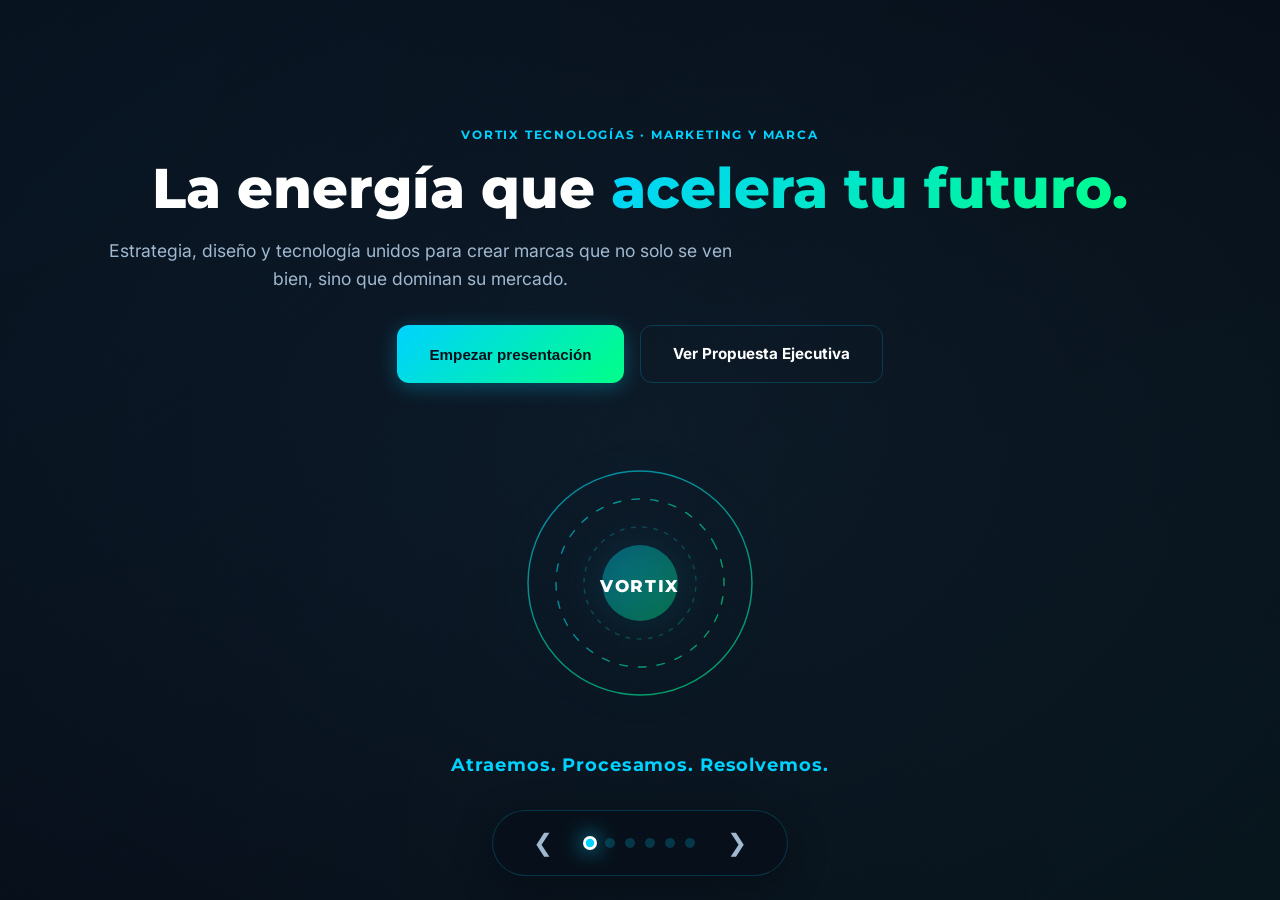
<file: presentaciones/vortix-marketing_old.html>
﻿<!doctype html>
<html lang="es-MX">
<head>
    <meta charset="utf-8">
    <meta name="viewport" content="width=device-width,initial-scale=1">
    <title>Vortix Marketing · Presentación de marca</title>
    <link rel="preconnect" href="https://fonts.googleapis.com">
    <link rel="preconnect" href="https://fonts.gstatic.com" crossorigin>
    <link href="https://fonts.googleapis.com/css2?family=Montserrat:wght@700;800&family=Inter:wght@400;500;600&display=swap" rel="stylesheet">
    <link rel="stylesheet" href="css/presentacion.css">
</head>
<body>
    <div class="progress" id="progress"></div>
    <div class="deck" id="deck">

        <!-- 1. PORTADA -->
        <section class="slide active" data-title="Portada">
            <div class="inner stagger">
                <span class="eyebrow">Vortix Tecnologías · Marketing y Marca</span>
                <h1 class="title">La energía que <span class="grad">acelera tu futuro.</span></h1>
                <p class="lead">Estrategia, diseño y tecnología unidos para crear marcas que no solo se ven bien, sino que dominan su mercado.</p>
                
                <div class="actions">
                    <button class="btn btn-cyan" onclick="next()">Empezar presentación</button>
                    <a class="btn btn-ghost" href="vortix-ejecutiva.html">Ver Propuesta Ejecutiva</a>
                </div>
                
                <!-- Visual Hero: Vórtice animado -->
                <div style="margin-top: 60px; position: relative;">
                    <svg viewBox="0 0 300 300" width="280" height="280" style="max-width: 100%; filter: drop-shadow(0 0 20px rgba(0,210,255,0.3));">
                        <defs>
                            <linearGradient id="heroGrad" x1="0%" y1="0%" x2="100%" y2="100%">
                                <stop offset="0%" stop-color="#00D2FF"/><stop offset="100%" stop-color="#00FF87"/>
                            </linearGradient>
                            <filter id="glow">
                                <feGaussianBlur stdDeviation="2" result="col"/>
                                <feMerge>
                                    <feMergeNode in="col"/>
                                    <feMergeNode in="SourceGraphic"/>
                                </feMerge>
                            </filter>
                        </defs>
                        <!-- Anillos orbitando -->
                        <g stroke="url(#heroGrad)" stroke-width="1.5" fill="none" stroke-linecap="round" opacity="0.6">
                            <circle cx="150" cy="150" r="120">
                                <animateTransform attributeName="transform" type="rotate" from="0 150 150" to="360 150 150" dur="20s" repeatCount="indefinite"/>
                            </circle>
                            <circle cx="150" cy="150" r="90" stroke-dasharray="8 12">
                                <animateTransform attributeName="transform" type="rotate" from="360 150 150" to="0 150 150" dur="15s" repeatCount="indefinite"/>
                            </circle>
                            <circle cx="150" cy="150" r="60" stroke-dasharray="4 8" opacity="0.4">
                                <animateTransform attributeName="transform" type="rotate" from="0 150 150" to="360 150 150" dur="10s" repeatCount="indefinite"/>
                            </circle>
                        </g>
                        <!-- Núcleo pulsante -->
                        <circle cx="150" cy="150" r="35" fill="url(#heroGrad)" opacity="0.2">
                            <animate attributeName="r" values="35;42;35" dur="3s" repeatCount="indefinite"/>
                            <animate attributeName="opacity" values="0.2;0.4;0.2" dur="3s" repeatCount="indefinite"/>
                        </circle>
                        <text x="150" y="160" text-anchor="middle" fill="#fff" font-family="Montserrat,Arial,sans-serif" font-size="18" font-weight="800" letter-spacing="0.1em">VORTIX</text>
                    </svg>
                </div>
                <p style="margin-top: 20px; color: var(--cyan); font-family: Montserrat; font-weight: 700; font-size: 1.1rem; letter-spacing: 0.05em;">Atraemos. Procesamos. Resolvemos.</p>
            </div>
        </section>

        <!-- 2. EL MERCADO: EL RUIDO -->
        <section class="slide" data-title="El Reto">
            <div class="inner stagger">
                <span class="eyebrow">Análisis de Mercado</span>
                <h2>El Mercado es un <span class="grad">Ruido Constante</span></h2>
                <p class="lead" style="max-width: 800px; margin: 0 auto;">La mayoría de empresas tecnológicas fallan al comunicar su valor. Se ahogan en tecnicismos o diseños genéricos que no conectan.</p>
                
                <div class="grid-3" style="margin-top: 40px; text-align: left;">
                    <div class="card" style="border-left: 3px solid #ff6b6b;">
                        <div style="width: 48px; height: 48px; border-radius: 12px; background: rgba(255,107,107,0.15); display:flex; align-items:center; justify-content:center; margin-bottom:16px;">
                            <svg width="24" height="24" viewBox="0 0 24 24" fill="none" stroke="#ff6b6b" stroke-width="2" stroke-linecap="round" stroke-linejoin="round"><circle cx="12" cy="12" r="10"/><line x1="12" y1="8" x2="12" y2="16"/><line x1="8" y1="12" x2="16" y2="12"/></svg>
                        </div>
                        <h3>Saturación</h3>
                        <p>Miles de mensajes genéricos compitiendo por la misma atención. Tu voz se pierde en la multitud.</p>
                    </div>
                    <div class="card" style="border-left: 3px solid #ffd93d;">
                        <div style="width: 48px; height: 48px; border-radius: 12px; background: rgba(255,217,61,0.15); display:flex; align-items:center; justify-content:center; margin-bottom:16px;">
                            <svg width="24" height="24" viewBox="0 0 24 24" fill="none" stroke="#ffd93d" stroke-width="2" stroke-linecap="round" stroke-linejoin="round"><polygon points="7.86 2 16.14 2 22 7.86 22 16.14 16.14 22 7.86 22 2 16.14 2 7.86 7.86 2"/><line x1="12" y1="9" x2="12" y2="13"/><line x1="12" y1="17" x2="12.01" y2="17"/></svg>
                        </div>
                        <h3>Desconexión</h3>
                        <p>El marketing no entiende la tecnología y la tecnología no habla el lenguaje del negocio.</p>
                    </div>
                    <div class="card" style="border-left: 3px solid #6bcb77;">
                        <div style="width: 48px; height: 48px; border-radius: 12px; background: rgba(107,203,119,0.15); display:flex; align-items:center; justify-content:center; margin-bottom:16px;">
                            <svg width="24" height="24" viewBox="0 0 24 24" fill="none" stroke="#6bcb77" stroke-width="2" stroke-linecap="round" stroke-linejoin="round"><path d="M12 22c5.523 0 10-4.477 10-10S17.523 2 12 2 2 6.477 2 12s4.477 10 10 10z"/><path d="M12 6v6l4 2"/></svg>
                        </div>
                        <h3>Oportunidad Perdida</h3>
                        <p>Sin narrativa clara, los leads calificados se escapan hacia competidores que comunican mejor.</p>
                    </div>
                </div>
            </div>
        </section>

        <!-- 3. POSICIONAMIENTO: LA MATRIZ -->
        <section class="slide" data-title="Posicionamiento">
            <div class="inner stagger">
                <span class="eyebrow">Nuestra Diferencia</span>
                <h2>Posicionamiento <span class="grad">Único</span></h2>
                <p class="lead">No somos una agencia más. Ocúpamos el punto dulce donde la tecnología profunda se encuentra con la estrategia de marca.</p>
                
                <div class="grid-3" style="margin-top: 40px; text-align: left;">
                    <div class="card">
                        <h3>Agencias Tradicionales</h3>
                        <p style="color: var(--muted); margin-bottom: 20px;">Diseño bonito, pero vacío de sustancia técnica.</p>
                        <ul style="font-size: 0.9rem; color: var(--muted); line-height: 2;">
                            <li>✦ Enfoque estético únicamente</li>
                            <li>✦ Desconocen arquitectura de software</li>
                            <li>✦ Métricas de vanidad (likes, vistas)</li>
                        </ul>
                    </div>
                    
                    <div class="card featured">
                        <div style="display:inline-block; padding: 4px 12px; border-radius: 20px; background: rgba(0,210,255,0.15); color: var(--cyan); font-size: 0.7rem; font-weight: 700; margin-bottom: 16px; text-transform: uppercase; letter-spacing: 0.1em;">Nuestra Posición</div>
                        <h3>Vortix Tecnologías</h3>
                        <p style="color: var(--white); margin-bottom: 20px; font-weight: 500;">Hablamos el idioma de tus ingenieros y lo traducimos en crecimiento de negocio.</p>
                        <ul style="font-size: 0.9rem; color: var(--muted); line-height: 2;">
                            <li>✦ Ingeniería + Marca unificadas</li>
                            <li>✦ Métricas de negocio reales (SQL, Pipeline, ARR)</li>
                            <li>✦ Contenido técnico que convierte</li>
                        </ul>
                    </div>
                    
                    <div class="card">
                        <h3>Equipos Internos / Freelancers</h3>
                        <p style="color: var(--muted); margin-bottom: 20px;">Ejecutan tareas, pero carecen de visión estratégica 360°.</p>
                        <ul style="font-size: 0.9rem; color: var(--muted); line-height: 2;">
                            <li>✦ Falta de metodología probada</li>
                            <li>✦ Escalabilidad limitada</li>
                            <li>✦ Riesgo de silos operativos</li>
                        </ul>
                    </div>
                </div>
            </div>
        </section>

        <!-- 4. METODOLOGÍA: EL VÓRTICE -->
        <section class="slide" data-title="Metodología">
            <div class="inner stagger">
                <span class="eyebrow">Cómo Lo Hacemos</span>
                <h2>Metodología: <span class="grad">El Vórtice</span></h2>
                <p class="lead">Un ciclo continuo de tres fases que transforma atención en resultados medibles.</p>
                
                <div class="grid-3" style="margin-top: 40px; text-align: center;">
                    <!-- Paso 1 -->
                    <div class="card" style="text-align: center; position: relative;">
                        <div style="width: 80px; height: 80px; margin: 0 auto 20px; border-radius: 20px; background: linear-gradient(135deg, rgba(0,210,255,0.2), rgba(0,255,135,0.1)); display:flex; align-items:center; justify-content:center; border: 1px solid var(--line); position: relative;">
                            <span style="font-size: 2.5rem; font-weight: 800; color: var(--cyan); font-family: Montserrat;">01</span>
                            <div style="position:absolute; inset: -4px; border-radius: 24px; border: 1px solid var(--cyan); opacity: 0.3; animation: pulseRing 3s ease-out infinite;"></div>
                        </div>
                        <h3 style="color: var(--cyan);">Atracción</h3>
                        <p>Identificamos y captamos la atención de tu mercado ideal mediante posicionamiento SEO técnico, contenido de autoridad y brand awareness estratégico.</p>
                    </div>
                    
                    <!-- Paso 2 -->
                    <div class="card" style="text-align: center;">
                        <div style="width: 80px; height: 80px; margin: 0 auto 20px; border-radius: 20px; background: linear-gradient(135deg, rgba(0,210,255,0.2), rgba(0,255,135,0.1)); display:flex; align-items:center; justify-content:center; border: 1px solid var(--line);">
                            <span style="font-size: 2.5rem; font-weight: 800; color: var(--cyan); font-family: Montserrat;">02</span>
                        </div>
                        <h3 style="color: var(--cyan);">Procesamiento</h3>
                        <p>Nutrimos y calificamos el interés con automatizaciones inteligentes, lead scoring y nurturing personalizado. Filtramos ruido, entregamos oportunidades.</p>
                    </div>
                    
                    <!-- Paso 3 -->
                    <div class="card" style="text-align: center;">
                        <div style="width: 80px; height: 80px; margin: 0 auto 20px; border-radius: 20px; background: linear-gradient(135deg, rgba(0,210,255,0.2), rgba(0,255,135,0.1)); display:flex; align-items:center; justify-content:center; border: 1px solid var(--line);">
                            <span style="font-size: 2.5rem; font-weight: 800; color: var(--cyan); font-family: Montserrat;">03</span>
                        </div>
                        <h3 style="color: var(--cyan);">Conversión</h3>
                        <p>Cerramos el ciclo: habilitación de ventas, ABM, reporting de atribución y optimización continua. Resultados que impactan el EBITDA.</p>
                    </div>
                </div>
                
                <style>
                @keyframes pulseRing { 0% { transform: scale(1); opacity: 0.3; } 100% { transform: scale(1.15); opacity: 0; } }
                </style>
            </div>
        </section>

        <!-- 5. EVIDENCIA / CASOS -->
        <section class="slide" data-title="Resultados">
            <div class="inner stagger">
                <span class="eyebrow">Evidencia</span>
                <h2>Resultados que <span class="grad">Hablan</span></h2>
                <p class="lead">No vendemos humo. Entregamos métricas que importan a la dirección.</p>
                
                <div class="grid-4" style="margin-top: 40px; text-align: center;">
                    <div class="card" style="background: linear-gradient(145deg, rgba(0,210,255,0.08), transparent);">
                        <div style="font-size: 3rem; font-weight: 800; color: var(--cyan); font-family: Montserrat; line-height: 1;">3.2x</div>
                        <div style="color: var(--muted); margin-top: 8px; font-weight: 500;">ROAS Promedio</div>
                        <div style="font-size: 0.8rem; color: var(--green); margin-top: 4px;">vs 1.2x sector</div>
                    </div>
                    <div class="card" style="background: linear-gradient(145deg, rgba(0,255,135,0.08), transparent);">
                        <div style="font-size: 3rem; font-weight: 800; color: var(--green); font-family: Montserrat; line-height: 1;">-47%</div>
                        <div style="color: var(--muted); margin-top: 8px; font-weight: 500;">CAC Reducido</div>
                        <div style="font-size: 0.8rem; color: var(--green); margin-top: 4px;">en 6 meses</div>
                    </div>
                    <div class="card" style="background: linear-gradient(145deg, rgba(255,217,61,0.08), transparent);">
                        <div style="font-size: 3rem; font-weight: 800; color: #ffd93d; font-family: Montserrat; line-height: 1;">+89%</div>
                        <div style="color: var(--muted); margin-top: 8px; font-weight: 500;">SQL Generados</div>
                        <div style="font-size: 0.8rem; color: var(--green); margin-top: 4px;">QoQ crecimiento</div>
                    </div>
                    <div class="card" style="background: linear-gradient(145deg, rgba(255,107,107,0.08), transparent);">
                        <div style="font-size: 3rem; font-weight: 800; color: #ff6b6b; font-family: Montserrat; line-height: 1;">92%</div>
                        <div style="color: var(--muted); margin-top: 8px; font-weight: 500;">Retención Cliente</div>
                        <div style="font-size: 0.8rem; color: var(--green); margin-top: 4px;">a 12 meses</div>
                    </div>
                </div>
            </div>
        </section>

        <!-- 6. CIERRE -->
        <section class="slide" data-title="Cierre">
            <div class="inner stagger" style="text-align: center;">
                <span class="eyebrow">Próximo Paso</span>
                <h2>¿Evolucionamos <span class="grad">Juntos?</span></h2>
                <p class="lead">Vortix no es solo un nombre, es el impulso que tu empresa necesita para dejar de competir y empezar a liderar.</p>
                
                <div class="actions" style="justify-content: center; margin-top: 40px;">
                    <a class="btn btn-cyan" href="https://wa.me/524792269071?text=Hola%2C%20vi%20la%20presentaci%C3%B3n%20de%20marketing%20de%20Vortix%20y%20quiero%20agendar%20una%20llamada" target="_blank">
                        <svg width="20" height="20" viewBox="0 0 24 24" fill="none" stroke="currentColor" stroke-width="2.5" stroke-linecap="round" stroke-linejoin="round"><path d="M22 16.92v3a2 2 0 0 1-2.18 2 19.79 19.79 0 0 1-8.63-3.07 19.5 19.5 0 0 1-6-6 19.79 19.79 0 0 1-3.07-8.67A2 2 0 0 1 4.11 2h3a2 2 0 0 1 2 1.72 12.84 12.84 0 0 0 .7 2.81 2 2 0 0 1-.45 2.11L8.09 9.91a16 16 0 0 0 6 6l1.27-1.27a2 2 0 0 1 2.11-.45 12.84 12.84 0 0 0 2.81.7A2 2 0 0 1 22 16.92z"></path></svg>
                        Agendar Diagnóstico Gratis
                    </a>
                    <a class="btn btn-ghost" href="vortix-ejecutiva.html">Ver Propuesta Ejecutiva</a>
                </div>
                
                <p style="margin-top: 40px; color: var(--muted); font-size: 0.85rem;">Vortix Tecnologías · 2026 · <a href="index.html" style="color: var(--cyan);">vortixtecnologias.com</a></p>
            </div>
        </section>
    </div>

    <div class="controls">
        <button class="nav-btn" onclick="prev()" aria-label="Anterior">&#10094;</button>
        <div class="dots" id="dots"></div>
        <button class="nav-btn" onclick="next()" aria-label="Siguiente">&#10095;</button>
    </div>

    <script>
        const slides = document.querySelectorAll('.slide');
        const dotsContainer = document.getElementById('dots');
        const progress = document.getElementById('progress');
        let current = 0;
        const total = slides.length;

        function init() {
            slides.forEach((_, i) => {
                const dot = document.createElement('div');
                dot.className = 'dot' + (i === 0 ? ' active' : '');
                dot.onclick = () => go(i);
                dotsContainer.appendChild(dot);
            });
            update();
        }

        function update() {
            slides.forEach((s, i) => s.classList.toggle('active', i === current));
            document.querySelectorAll('.dot').forEach((d, i) => d.classList.toggle('active', i === current));
            progress.style.transform = `scaleX(${(current + 1) / total})`;
        }

        function next() { if (current < total - 1) { current++; update(); } }
        function prev() { if (current > 0) { current--; update(); } }
        function go(i) { current = i; update(); }

        window.addEventListener('keydown', e => {
            if (e.key === 'ArrowRight') next();
            if (e.key === 'ArrowLeft') prev();
        });

        // Touch swipe support
        let touchStartX = 0;
        document.addEventListener('touchstart', e => touchStartX = e.changedTouches[0].screenX);
        document.addEventListener('touchend', e => {
            const diff = touchStartX - e.changedTouches[0].screenX;
            if (Math.abs(diff) > 50) diff > 0 ? next() : prev();
        });

        init();
    </script>
</body>
</html>
</file>
<file: css/styles.css>
:root {
  --navy:#0A192F;
  --cyan:#00D2FF;
  --green:#00FF87;
  --graphite:#1C2B3A;
  --white:#FFFFFF;
  --muted:#617082;
}
* { box-sizing:border-box; }
html { scroll-behavior:smooth; }
body {
  margin:0;
  background:#eef3f7;
  color:var(--graphite);
  font-family:Inter,Arial,sans-serif;
  line-height:1.58;
}
h1,h2,h3 { font-family:Montserrat,Arial,sans-serif; margin:0; }
p { margin:0 0 16px; }
a { color:inherit; }

/* ---- Nav ---- */
.nav {
  position:sticky; top:0; z-index:20;
  background:rgba(10,25,47,.92);
  backdrop-filter:blur(6px);
  color:#fff;
  padding:16px 72px;
  display:flex; align-items:center; justify-content:space-between;
}
.nav .logo {
  font-family:Montserrat,Arial,sans-serif;
  font-weight:800; font-size:1.05rem; letter-spacing:.06em;
  text-decoration:none; color:#fff;
}
.nav .logo span { color:var(--cyan); }
.nav ul { list-style:none; display:flex; gap:30px; margin:0; padding:0; }
.nav a.navlink { text-decoration:none; font-size:.92rem; color:#c9d7e0; transition:color .15s; }
.nav a.navlink:hover { color:var(--cyan); }

/* ---- Hero ---- */
.hero {
  color:#fff;
  background:linear-gradient(125deg, var(--navy) 0%, #102d50 64%, #0b5268 100%);
  padding:110px 72px 100px;
  position:relative; overflow:hidden;
}
.hero:after {
  content:''; position:absolute; right:-110px; top:-180px;
  width:460px; height:460px; border:2px solid rgba(0,210,255,.34); border-radius:50%;
  box-shadow:0 0 0 40px rgba(0,255,135,.05), 0 0 0 80px rgba(0,210,255,.05);
}
.hero-inner { position:relative; z-index:1; max-width:760px; }
.eyebrow {
  display:block; color:var(--cyan); font-family:Montserrat,Arial,sans-serif;
  font-size:.76rem; font-weight:800; letter-spacing:.2em; text-transform:uppercase;
  margin-bottom:20px;
}
.hero h1 {
  font-size:clamp(2.4rem,5.5vw,4.2rem); line-height:1.05; letter-spacing:-.03em;
}
.hero .lead {
  color:#b9f6ff; font-size:1.18rem; max-width:620px; margin:24px 0 0;
}
.hero-cta { margin-top:38px; display:flex; gap:16px; flex-wrap:wrap; }
.btn {
  display:inline-block; text-decoration:none; font-family:Montserrat,Arial,sans-serif;
  font-weight:700; font-size:.92rem; padding:14px 28px;
}
.btn-primary { background:var(--cyan); color:var(--navy); }
.btn-ghost { border:1.5px solid rgba(255,255,255,.4); color:#fff; }
.btn-whatsapp { background:var(--green); color:var(--navy); }

/* ---- Sections ---- */
.section { padding:80px 72px; max-width:1180px; margin:0 auto; }
.section-head { max-width:680px; margin:0 auto 44px; text-align:center; }
.section-head .eyebrow { color:#008eac; }
.section-head h2 { font-size:clamp(1.7rem,3.2vw,2.4rem); letter-spacing:-.02em; color:var(--navy); }
.section-head p { color:var(--muted); margin-top:14px; }

.grid { display:grid; grid-template-columns:repeat(2,minmax(0,1fr)); gap:20px; }
.grid-3 { display:grid; grid-template-columns:repeat(3,minmax(0,1fr)); gap:20px; }
.card {
  border:1px solid #dbe6ec; border-top:4px solid var(--cyan);
  padding:26px; background:#fff;
}
.card.green { border-top-color:var(--green); }
.card h3 { font-size:1.06rem; color:var(--navy); margin-bottom:10px; }
.card p { color:var(--muted); font-size:.95rem; margin:0; }
.icon {
  width:40px; height:40px; margin-bottom:16px;
  display:flex; align-items:center; justify-content:center;
  color:var(--navy);
}
.icon svg { width:26px; height:26px; stroke:currentColor; fill:none; stroke-width:1.8; stroke-linecap:round; stroke-linejoin:round; }
.card.green .icon { color:#00a862; }

.philosophy { background:#fff; }
.quote {
  background:var(--navy); color:#fff; padding:38px 44px;
  border-left:7px solid var(--green);
  font-family:Montserrat,Arial,sans-serif; font-size:1.2rem; font-weight:700;
  line-height:1.4; max-width:900px; margin:52px auto 0;
}

.identity { background:#f3f8fa; }
.pillar { background:#fff; padding:26px; border-bottom:3px solid var(--cyan); }
.pillar:nth-child(2) { border-bottom-color:var(--green); }
.pillar:nth-child(3) { border-bottom-color:var(--navy); }
.pillar h3 { font-size:1rem; color:var(--navy); margin-bottom:8px; }
.pillar p { color:var(--muted); font-size:.93rem; margin:0; }
.pillar .icon { width:36px; height:36px; margin-bottom:14px; color:var(--cyan); }
.pillar .icon svg { width:24px; height:24px; stroke:currentColor; fill:none; stroke-width:1.8; stroke-linecap:round; stroke-linejoin:round; }
.pillar:nth-child(2) .icon { color:#00a862; }
.pillar:nth-child(3) .icon { color:var(--navy); }

.services { background:#fff; }
.services .card ul { margin:0; padding:0; list-style:none; }
.services .card li {
  position:relative; padding:4px 0 4px 20px; font-size:.93rem; color:var(--muted);
}
.services .card li:before {
  content:'›'; color:#00a9cf; font-weight:800; position:absolute; left:1px; top:2px;
}

/* ---- Fundadores ---- */
.founders { background:#f3f8fa; }
.founder-card {
  background:#fff; border:1px solid #dbe6ec; padding:30px;
  display:flex; gap:22px; align-items:flex-start;
}
.founder-photo {
  width:84px; height:84px; border-radius:50%; flex-shrink:0;
  background:linear-gradient(135deg, var(--navy), #0b5268);
  display:flex; align-items:center; justify-content:center;
  color:var(--cyan); font-family:Montserrat,Arial,sans-serif; font-weight:800; font-size:1.4rem;
}
.founder-card h3 { font-size:1.15rem; color:var(--navy); margin-bottom:2px; }
.founder-role { color:#008eac; font-size:.8rem; font-weight:700; letter-spacing:.04em; margin-bottom:10px; display:block; }
.founder-card p { color:var(--muted); font-size:.93rem; margin-bottom:14px; }
.founder-link {
  font-family:Montserrat,Arial,sans-serif; font-weight:700; font-size:.85rem;
  color:var(--navy); text-decoration:none; display:inline-flex; align-items:center; gap:6px;
}
.founder-link:hover { color:#008eac; }

/* ---- Perfil individual ---- */
.profile-hero { padding:90px 72px 70px; }
.profile-head { display:flex; gap:30px; align-items:center; position:relative; z-index:1; }
.profile-photo {
  width:104px; height:104px; border-radius:50%; flex-shrink:0;
  background:rgba(255,255,255,.08); border:2px solid rgba(0,210,255,.4);
  display:flex; align-items:center; justify-content:center;
  color:var(--cyan); font-family:Montserrat,Arial,sans-serif; font-weight:800; font-size:1.8rem;
}
.profile-head h1 { font-size:clamp(1.9rem,4vw,2.8rem); }
.profile-head .role { color:var(--cyan); font-size:1rem; margin-top:6px; display:block; }
.back-link {
  color:#b9f6ff; text-decoration:none; font-size:.85rem; display:inline-flex;
  align-items:center; gap:6px; margin-bottom:26px; position:relative; z-index:1;
}
.back-link:hover { color:var(--cyan); }

.skill-group { margin-bottom:30px; }
.skill-group h3 { font-size:.98rem; color:var(--navy); margin-bottom:10px; }
.skill-tags { display:flex; flex-wrap:wrap; gap:8px; }
.skill-tag {
  background:#f1fcff; border:1px solid #cdeef7; color:#0a5b70;
  font-size:.82rem; padding:6px 13px;
}

.cert-list { list-style:none; margin:0; padding:0; }
.cert-list li {
  position:relative; padding:8px 0 8px 26px; font-size:.93rem; color:var(--graphite);
  border-bottom:1px solid #e7eef2;
}
.cert-list li:before {
  content:'✦'; color:var(--cyan); position:absolute; left:0; top:8px; font-size:.85rem;
}
.cert-list li:last-child { border-bottom:none; }

.contact-buttons { display:flex; gap:14px; flex-wrap:wrap; margin-top:10px; }

.cta-band {
  background:var(--graphite); color:#fff; text-align:center; padding:70px 72px;
}
.cta-band h2 { font-size:clamp(1.6rem,3vw,2.1rem); max-width:600px; margin:0 auto 16px; }
.cta-band p { color:#a9c2cf; max-width:560px; margin:0 auto 30px; }
.cta-band .contact-buttons { justify-content:center; }

.footer {
  background:var(--navy); color:#a9c2cf; padding:40px 72px;
  display:flex; justify-content:space-between; align-items:flex-start; gap:24px; flex-wrap:wrap;
}
.footer strong { color:#fff; font-family:Montserrat,Arial,sans-serif; letter-spacing:.08em; }
.footer .cols { display:flex; gap:60px; flex-wrap:wrap; }
.footer .col h4 {
  color:#fff; font-family:Montserrat,Arial,sans-serif; font-size:.78rem;
  letter-spacing:.12em; text-transform:uppercase; margin-bottom:10px;
}
.footer .col a, .footer .col p { display:block; font-size:.88rem; margin-bottom:6px; text-decoration:none; color:#a9c2cf; }
.footer .col a:hover { color:var(--cyan); }
.footer-bottom {
  padding:18px 72px; background:#081222; color:#6d8494; font-size:.78rem; text-align:center;
}

@media (max-width:860px) {
  .nav { padding:16px 24px; }
  .nav ul { display:none; }
  .hero, .section, .cta-band, .footer, .profile-hero { padding-left:26px; padding-right:26px; }
  .grid, .grid-3 { grid-template-columns:1fr; }
  .footer { flex-direction:column; }
  .founder-card { flex-direction:column; }
  .profile-head { flex-direction:column; align-items:flex-start; }
}
</file>
<file: presentaciones/css/presentacion.css>
﻿/* ==========================================================================
   VORTIX TECNOLOGÍAS — Diseño Premium V2 (Enhanced)
   ========================================================================== */

/* Variables de color corporativo */
:root {
  --navy: #080f1a;
  --navy-2: #0e1826;
  --cyan: #00d2ff;
  --green: #00ff87;
  --white: #ffffff;
  --muted: #a0b8d0;
  --line: rgba(0, 210, 255, 0.2);
  --card-bg: rgba(255, 255, 255, 0.05);
  --glass: rgba(255, 255, 255, 0.04);
  --glass-border: rgba(0, 210, 255, 0.15);
}

/* Reset y base */
* { box-sizing: border-box; margin: 0; padding: 0; }
html { scroll-behavior: smooth; }

body {
  font-family: 'Inter', system-ui, sans-serif;
  background: radial-gradient(ellipse at center, var(--navy-2) 0%, var(--navy) 100%);
  background-attachment: fixed;
  color: var(--white);
  line-height: 1.6;
  font-size: 1rem;
  -webkit-font-smoothing: antialiased;
  overflow-x: hidden;
}

/* Tipografías */
h1, h2, h3, h4, .title, .eyebrow { font-family: 'Montserrat', Arial, sans-serif; }
.eyebrow {
  display: inline-block;
  font-size: 0.75rem;
  font-weight: 700;
  letter-spacing: 0.15em;
  text-transform: uppercase;
  color: var(--cyan);
  margin-bottom: 12px;
  opacity: 0.9;
}
.title { font-size: clamp(2rem, 5vw, 3.5rem); font-weight: 800; line-height: 1.15; }
.grad { background: linear-gradient(135deg, var(--cyan), var(--green)); -webkit-background-clip: text; background-clip: text; color: transparent; }
.lead { font-size: 1.1rem; color: var(--muted); max-width: 60ch; margin-top: 16px; }

/* Layout principal */
.deck { display: flex; flex-direction: column; min-height: 100vh; position: relative; z-index: 1; }

/* Fondo animado sutil */
.deck::before {
  content: '';
  position: fixed;
  top: -50%; left: -50%;
  width: 200%; height: 200%;
  background: 
    radial-gradient(circle at 20% 20%, rgba(0, 210, 255, 0.03) 0%, transparent 50%),
    radial-gradient(circle at 80% 80%, rgba(0, 255, 135, 0.03) 0%, transparent 50%);
  animation: bgShift 30s ease-in-out infinite alternate;
  z-index: -1;
  pointer-events: none;
}

@keyframes bgShift {
  0% { transform: translate(0, 0) rotate(0deg); }
  100% { transform: translate(2%, 2%) rotate(2deg); }
}

.slide {
  display: none;
  flex-direction: column;
  justify-content: center;
  align-items: center;
  min-height: 100vh;
  padding: 60px 40px;
  text-align: center;
  position: relative;
  /* Estados para animación de slide horizontal */
  transform: translateX(60px);
  opacity: 0;
  transition: transform 0.7s cubic-bezier(0.16, 1, 0.3, 1), opacity 0.6s ease;
}

.slide.active {
  display: flex;
  transform: translateX(0);
  opacity: 1;
}

/* Animación de entrada escalonada para hijos */
.slide.active .stagger > * {
  animation: slideUpFade 0.7s cubic-bezier(0.16, 1, 0.3, 1) both;
}
.slide.active .stagger > *:nth-child(1) { animation-delay: 0.05s; }
.slide.active .stagger > *:nth-child(2) { animation-delay: 0.15s; }
.slide.active .stagger > *:nth-child(3) { animation-delay: 0.25s; }
.slide.active .stagger > *:nth-child(4) { animation-delay: 0.35s; }
.slide.active .stagger > *:nth-child(5) { animation-delay: 0.45s; }
.slide.active .stagger > *:nth-child(6) { animation-delay: 0.55s; }

@keyframes slideUpFade {
  from { opacity: 0; transform: translateY(30px); }
  to { opacity: 1; transform: translateY(0); }
}

.inner { width: 100%; max-width: 1100px; }

/* Grid utilities */
.grid-2 { display: grid; grid-template-columns: 1fr 1fr; gap: 30px; align-items: start; }
.grid-3 { display: grid; grid-template-columns: repeat(3, 1fr); gap: 20px; }
.grid-4 { display: grid; grid-template-columns: repeat(4, 1fr); gap: 15px; }
@media (max-width: 900px) { .grid-2, .grid-3, .grid-4 { grid-template-columns: 1fr; } }

/* Cards Premium - Glassmorphism */
.card {
  background: var(--glass);
  backdrop-filter: blur(20px);
  -webkit-backdrop-filter: blur(20px);
  border: 1px solid var(--glass-border);
  border-radius: 20px;
  padding: 30px;
  text-align: left;
  transition: all 0.4s cubic-bezier(0.16, 1, 0.3, 1);
  position: relative;
  overflow: hidden;
}

.card::before {
  content: '';
  position: absolute;
  top: 0; left: 0; right: 0;
  height: 3px;
  background: linear-gradient(90deg, var(--cyan), var(--green));
  transform: scaleX(0);
  transform-origin: left;
  transition: transform 0.4s ease;
}

.card:hover {
  transform: translateY(-8px) scale(1.01);
  border-color: var(--cyan);
  box-shadow: 
    0 25px 50px rgba(0, 0, 0, 0.5),
    0 0 0 1px rgba(0, 210, 255, 0.3),
    0 0 30px rgba(0, 210, 255, 0.1);
}

.card:hover::before {
  transform: scaleX(1);
}

.card h3 { color: var(--cyan); margin-bottom: 10px; font-size: 1.1rem; }
.card p { color: var(--muted); font-size: 0.95rem; line-height: 1.7; }

/* Highlight card (Vortix winner) */
.card.featured {
  border-color: var(--cyan);
  background: linear-gradient(145deg, rgba(0, 210, 255, 0.08), rgba(0, 255, 135, 0.03));
  box-shadow: 0 0 40px rgba(0, 210, 255, 0.1);
}

/* Pillar cards (index.html style) */
.pillar { text-align: center; padding: 30px 20px; }
.pillar .icon { width: 56px; height: 56px; margin: 0 auto 16px; background: linear-gradient(135deg, rgba(0,210,255,0.15), rgba(0,255,135,0.15)); border-radius: 14px; display: flex; align-items: center; justify-content: center; border: 1px solid var(--line); transition: all 0.3s ease; }
.pillar:hover .icon { transform: scale(1.1) rotate(3deg); border-color: var(--cyan); box-shadow: 0 0 20px rgba(0, 210, 255, 0.3); }
.pillar .icon svg { width: 28px; height: 28px; stroke: var(--cyan); }
.pillar h3 { font-size: 1.1rem; margin-bottom: 8px; }
.pillar p { color: var(--muted); font-size: 0.95rem; }

/* Buttons - Premium */
.actions { display: flex; gap: 16px; margin-top: 32px; justify-content: center; flex-wrap: wrap; }
.btn {
  display: inline-flex; align-items: center; gap: 10px;
  padding: 16px 32px; border-radius: 12px; font-weight: 700; font-size: 0.95rem;
  text-decoration: none; transition: all 0.3s cubic-bezier(0.16, 1, 0.3, 1);
  border: none; cursor: pointer; position: relative; overflow: hidden;
  z-index: 1;
}

.btn::before {
  content: '';
  position: absolute;
  inset: 0;
  background: linear-gradient(135deg, var(--cyan), var(--green));
  opacity: 0;
  transition: opacity 0.3s ease;
  z-index: -1;
}

.btn-primary, .btn-cyan {
  background: linear-gradient(135deg, var(--cyan), var(--green));
  color: var(--navy);
  box-shadow: 0 4px 20px rgba(0, 210, 255, 0.3);
}

.btn-primary:hover, .btn-cyan:hover {
  transform: translateY(-3px) scale(1.02);
  box-shadow: 0 8px 30px rgba(0, 210, 255, 0.5);
}

.btn-primary:active, .btn-cyan:active { transform: translateY(0) scale(0.98); }

.btn-ghost {
  background: transparent;
  color: var(--white);
  border: 1px solid var(--line);
}

.btn-ghost::before { background: linear-gradient(135deg, var(--cyan), var(--green)); }

.btn-ghost:hover {
  border-color: transparent;
  color: var(--navy);
}

.btn-ghost:hover::before { opacity: 1; }

.btn-wa { background: #25d366; color: var(--navy); }
.btn-wa:hover { background: #1ebd5a; box-shadow: 0 8px 30px rgba(37, 211, 102, 0.4); }

/* Controls (Navegación inferior) */
.controls {
  position: fixed; bottom: 24px; left: 50%; transform: translateX(-50%);
  display: flex; align-items: center; gap: 16px;
  background: rgba(8, 15, 26, 0.8);
  backdrop-filter: blur(20px);
  -webkit-backdrop-filter: blur(20px);
  padding: 12px 24px;
  border-radius: 50px;
  border: 1px solid var(--line);
  z-index: 100;
  box-shadow: 0 10px 40px rgba(0, 0, 0, 0.3);
}

.nav-btn { background: none; border: none; color: var(--muted); font-size: 1.5rem; cursor: pointer; padding: 8px 16px; line-height: 1; transition: all 0.2s ease; border-radius: 50%; }
.nav-btn:hover { color: var(--cyan); background: rgba(0, 210, 255, 0.1); transform: scale(1.1); }

.dots { display: flex; gap: 10px; }
.dot { width: 10px; height: 10px; border-radius: 50%; background: var(--line); cursor: pointer; transition: all 0.3s cubic-bezier(0.16, 1, 0.3, 1); border: 2px solid transparent; }
.dot:hover { background: var(--cyan); transform: scale(1.3); }
.dot.active { background: var(--cyan); transform: scale(1.4); box-shadow: 0 0 15px var(--cyan); border-color: var(--white); }

/* Progress bar (Top) */
.progress { position: fixed; top: 0; left: 0; height: 3px; background: linear-gradient(90deg, var(--cyan), var(--green)); z-index: 200; transform-origin: left; transform: scaleX(0); transition: transform 0.4s cubic-bezier(0.16, 1, 0.3, 1); box-shadow: 0 0 10px var(--cyan); }

/* Tables (Ejecutiva) */
.comparison { width: 100%; border-collapse: collapse; margin-top: 20px; font-size: 0.95rem; }
.comparison th, .comparison td { padding: 16px 20px; border-bottom: 1px solid var(--line); text-align: left; }
.comparison th { color: var(--cyan); font-weight: 700; font-size: 0.9rem; text-transform: uppercase; letter-spacing: 0.05em; }
.comparison tbody tr { transition: background 0.2s; }
.comparison tbody tr:hover { background: rgba(0, 210, 255, 0.05); }
.comparison .bad { color: #ff6b6b; font-weight: 500; }
.comparison .good { color: var(--green); font-weight: 600; }

/* Founder cards (index.html) */
.founder-card { display: flex; gap: 20px; align-items: flex-start; background: var(--glass); border: 1px solid var(--glass-border); border-radius: 20px; padding: 24px; transition: all 0.3s ease; }
.founder-card:hover { border-color: var(--cyan); transform: translateY(-4px); box-shadow: 0 20px 40px rgba(0,0,0,0.3); }
.founder-photo { width: 80px; height: 80px; border-radius: 16px; background: linear-gradient(135deg, var(--cyan), var(--green)); display: flex; align-items: center; justify-content: center; font-family: Montserrat; font-weight: 800; font-size: 1.5rem; color: var(--navy); flex-shrink: 0; }
.founder-role { display: block; color: var(--cyan); font-size: 0.85rem; font-weight: 600; margin: 4px 0 12px; }
.founder-link { display: inline-flex; align-items: center; gap: 6px; color: var(--cyan); font-weight: 600; text-decoration: none; margin-top: 16px; font-size: 0.9rem; }
.founder-link:hover { gap: 10px; }

/* Sections (index.html) */
.section { padding: 100px 40px; }
.section-head { max-width: 800px; margin: 0 auto 60px; text-align: center; }
.grid { display: grid; grid-template-columns: repeat(auto-fit, minmax(280px, 1fr)); gap: 30px; }

/* Quote */
.quote { max-width: 800px; margin: 60px auto 0; padding: 30px; border-left: 3px solid var(--cyan); background: var(--card-bg); border-radius: 0 16px 16px 0; font-style: italic; color: var(--muted); font-size: 1.1rem; text-align: left; }

/* CTA Band */
.cta-band { padding: 80px 40px; text-align: center; background: linear-gradient(180deg, transparent, var(--navy-2)); }
.contact-buttons { display: flex; gap: 16px; justify-content: center; margin-top: 24px; flex-wrap: wrap; }

/* Footer */
.footer { display: flex; justify-content: space-between; flex-wrap: wrap; gap: 40px; padding: 60px 40px; border-top: 1px solid var(--line); }
.footer .cols { display: flex; gap: 60px; }
.footer .col h4 { color: var(--cyan); margin-bottom: 16px; font-size: 0.9rem; }
.footer .col a { display: block; color: var(--muted); text-decoration: none; margin: 8px 0; transition: color 0.2s; }
.footer .col a:hover { color: var(--cyan); }
.footer-bottom { text-align: center; padding: 20px; color: var(--muted); font-size: 0.85rem; border-top: 1px solid var(--line); }

/* ==========================================================================
   PRINT / PDF EXPORT
   ========================================================================== */
@media print {
  .controls, .progress, nav, .hero-cta, .contact-buttons, .founder-link, .btn { display: none !important; }
  body { background: white !important; color: #111 !important; font-size: 12pt; }
  .slide { display: block !important; page-break-after: always; min-height: auto; padding: 40px; transform: none !important; opacity: 1 !important; }
  .slide:last-child { page-break-after: avoid; }
  .inner { max-width: 100%; }
  h1, h2, h3, .title, .eyebrow { color: #080f1a !important; -webkit-text-fill-color: #080f1a !important; }
  .grad { color: #0066cc !important; -webkit-text-fill-color: #0066cc !important; }
  .lead, .muted { color: #333 !important; }
  .card, .pillar { border: 1px solid #ddd !important; background: #fafafa !important; box-shadow: none !important; break-inside: avoid; }
  .comparison th, .comparison td { border-color: #ddd !important; color: #111 !important; }
  .comparison .bad { color: #c00 !important; }
  .comparison .good { color: #080 !important; }
  a { text-decoration: none; color: #0066cc !important; }
  .deck::before { display: none; }
}

/* ==========================================================================
   RESPONSIVE
   ========================================================================== */
@media (max-width: 768px) {
  .slide { padding: 40px 20px; }
  .controls { bottom: 12px; padding: 8px 16px; }
  .nav-btn { font-size: 1.25rem; padding: 6px 12px; }
  .dot { width: 8px; height: 8px; }
  .actions { flex-direction: column; align-items: center; }
  .btn { width: 100%; max-width: 280px; justify-content: center; }
  .footer { flex-direction: column; text-align: center; }
  .footer .cols { flex-direction: column; gap: 30px; }
  .founder-card { flex-direction: column; align-items: center; text-align: center; }
}
</file>
